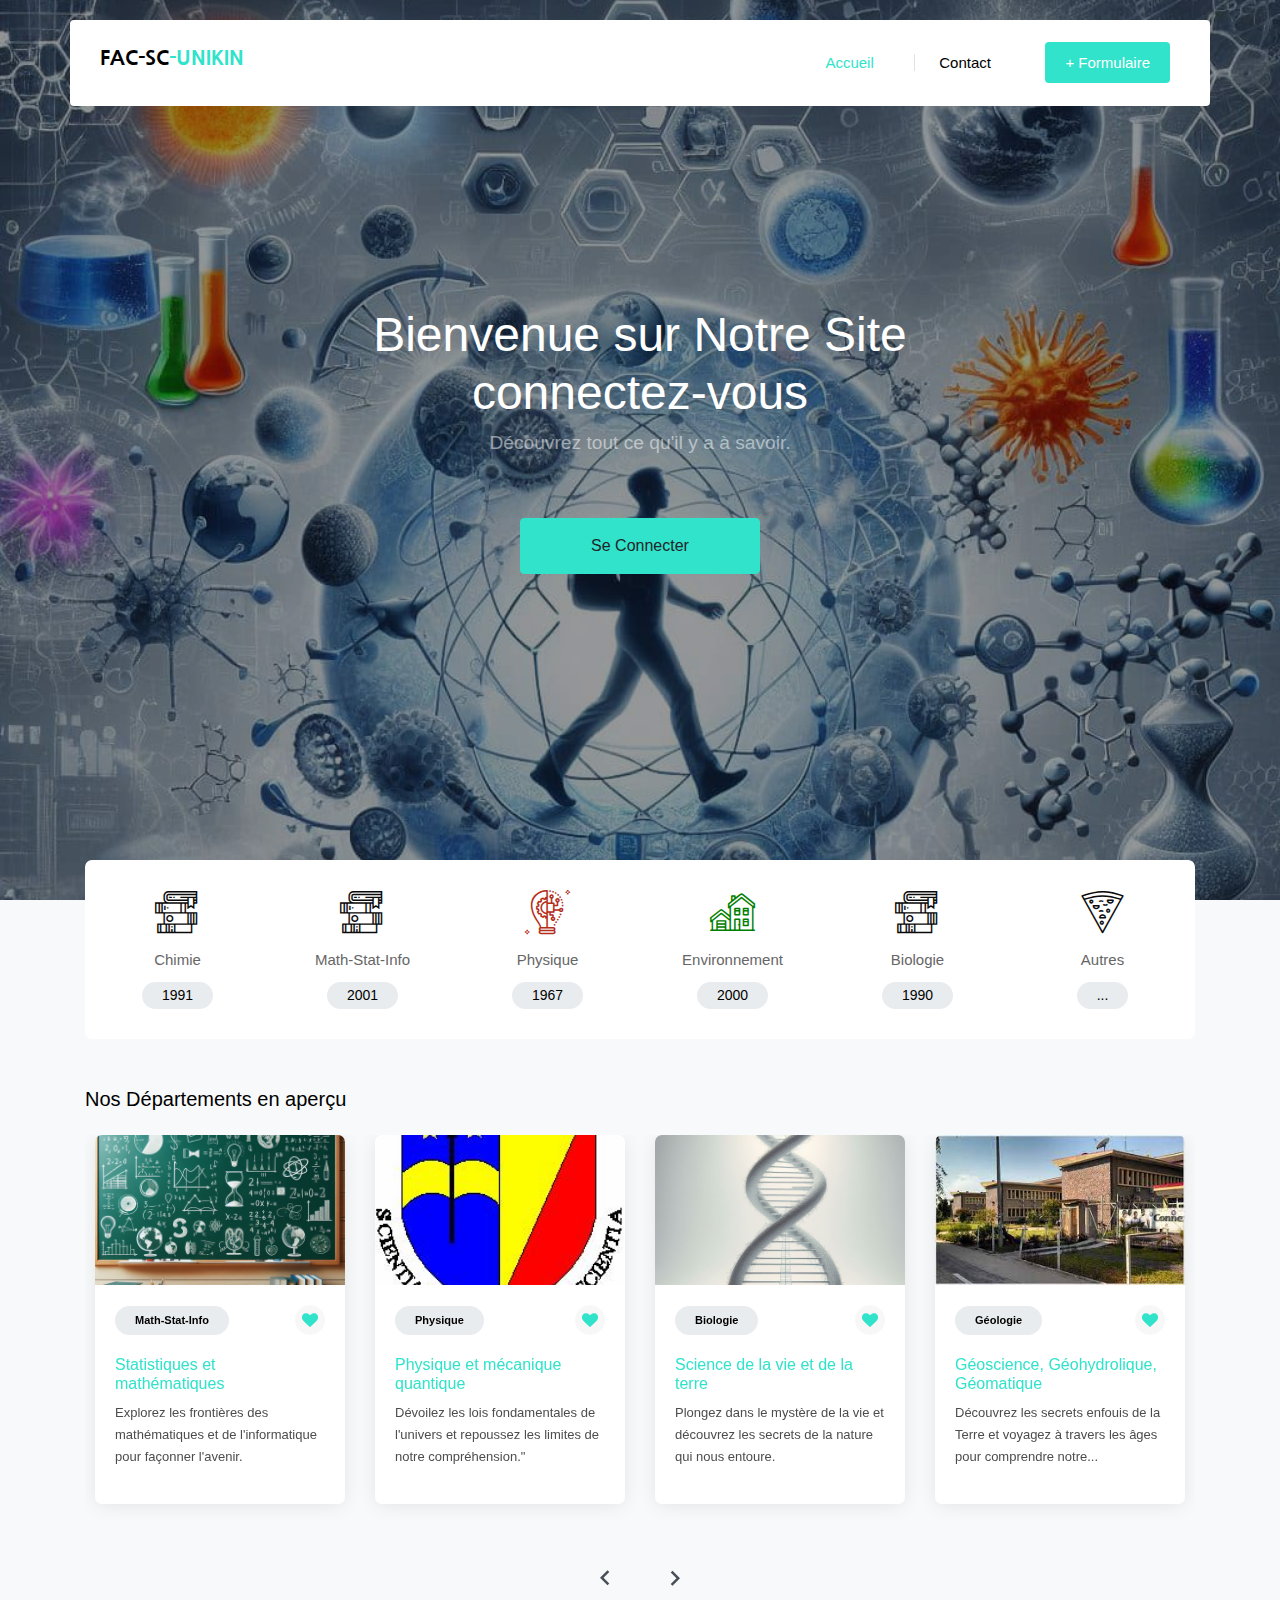
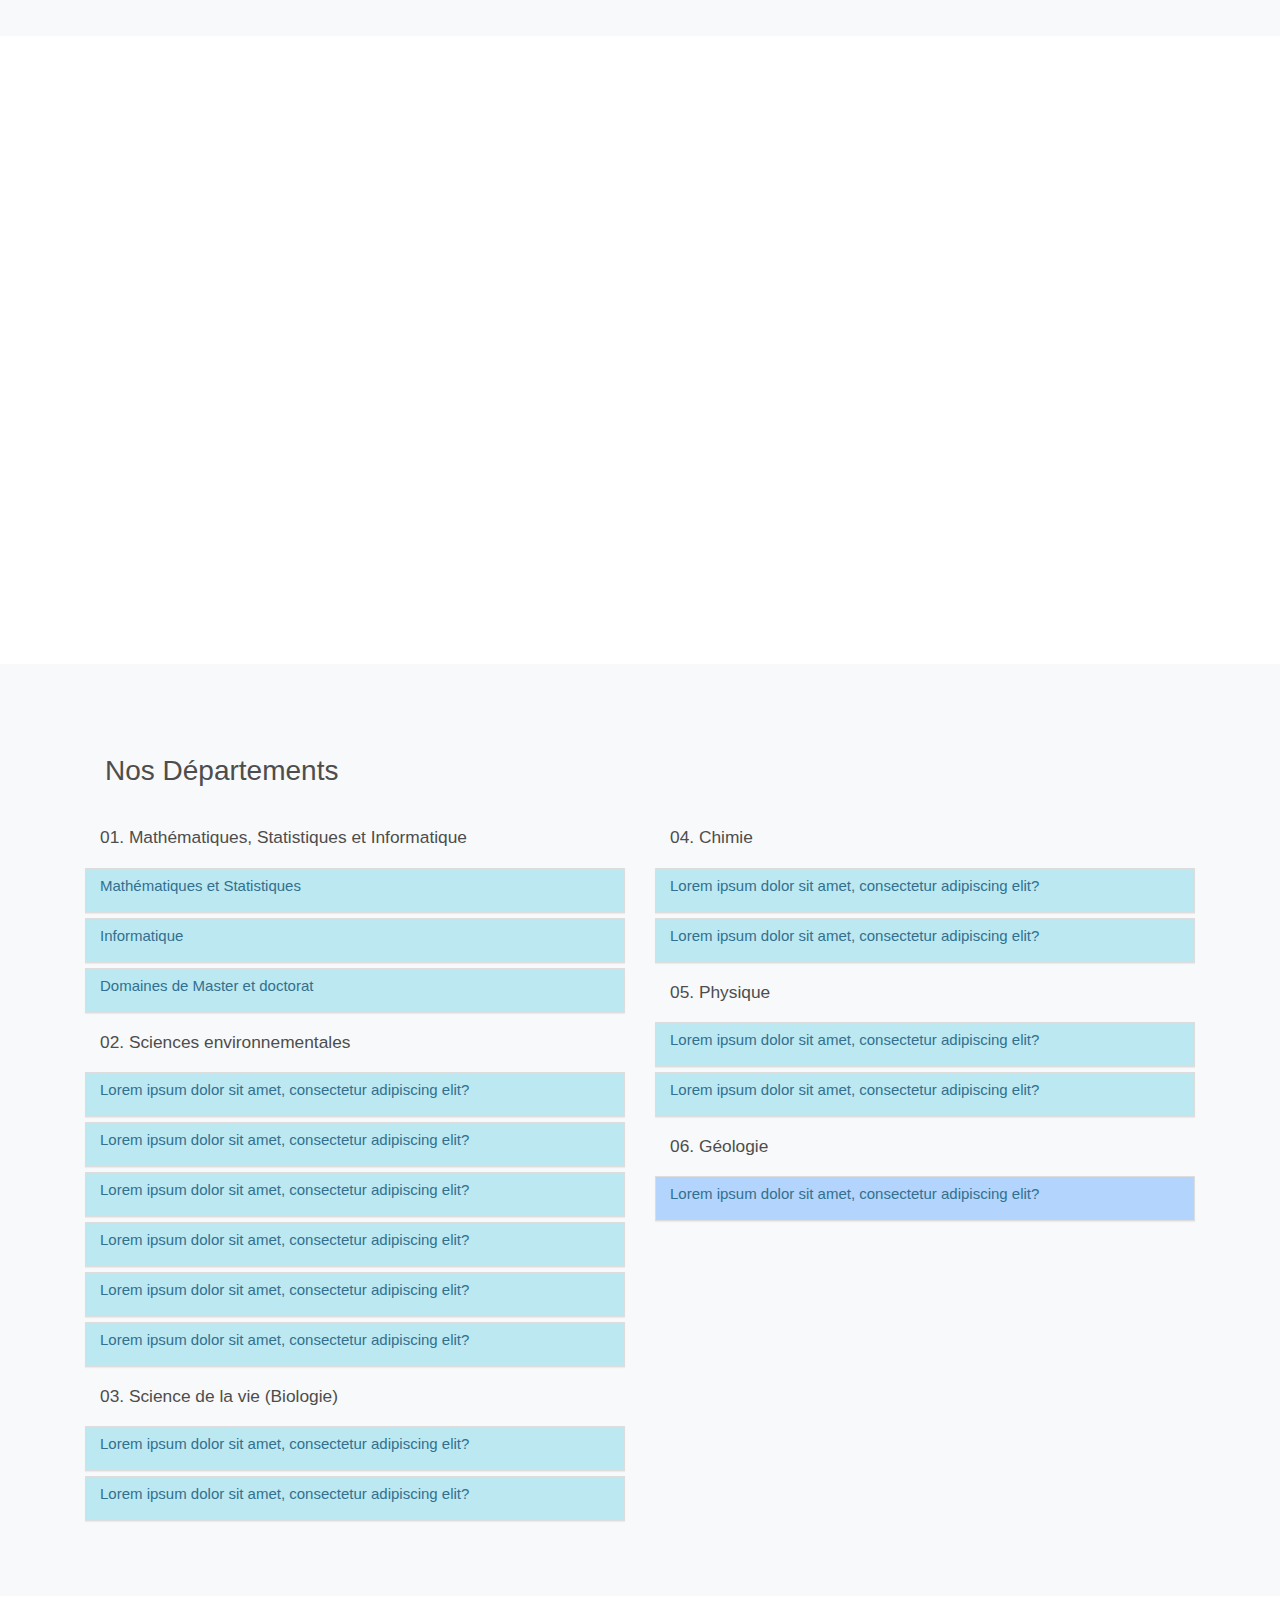
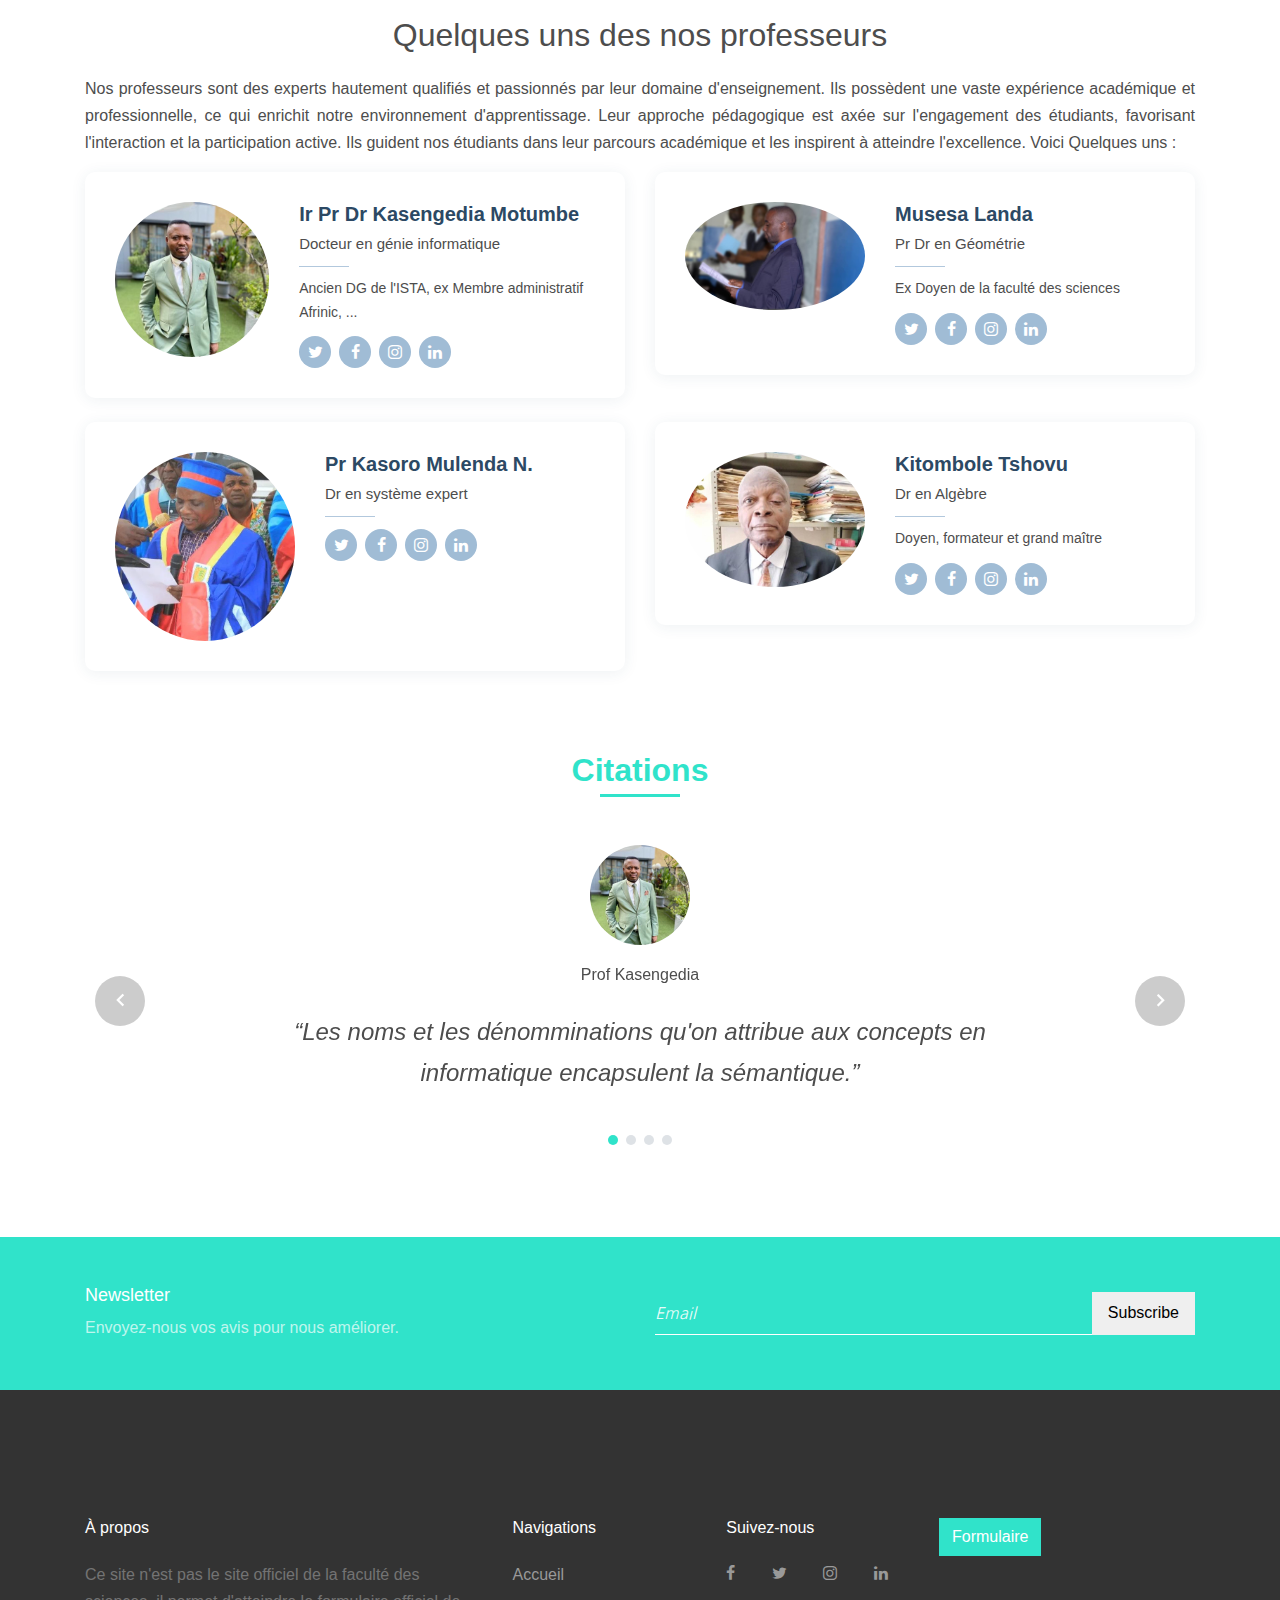
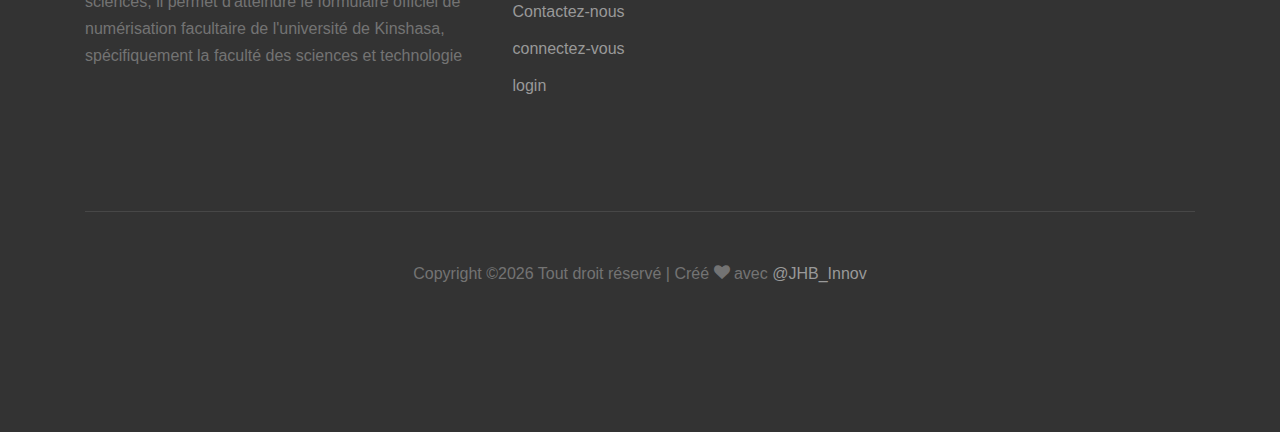
<file: index.html>
<!DOCTYPE html>
<html lang="en">
  <head>
    <title>Fac-Sciences &mdash; Unikin </title>
    <meta charset="utf-8">
    <meta name="viewport" content="width=device-width, initial-scale=1, shrink-to-fit=no">

    <link href="https://fonts.googleapis.com/css?family=Nanum+Gothic:400,700,800" rel="stylesheet">
    <link rel="stylesheet" href="fonts/icomoon/style.css">

    <link rel="stylesheet" href="css/bootstrap.min.css">
    <link rel="stylesheet" href="css/magnific-popup.css">
    <link rel="stylesheet" href="css/jquery-ui.css">
    <link rel="stylesheet" href="css/owl.carousel.min.css">
    <link rel="stylesheet" href="css/owl.theme.default.min.css">

    <link rel="stylesheet" href="css/bootstrap-datepicker.css">

    <link rel="stylesheet" href="fonts/flaticon/font/flaticon.css">

    <link rel="stylesheet" href="css/aos.css">
    <link rel="stylesheet" href="css/rangeslider.css">

    <link rel="stylesheet" href="css/style.css">
    
  </head>
  <body>
  
  <div class="site-wrap">

    <div class="site-mobile-menu">
      <div class="site-mobile-menu-header">
        <div class="site-mobile-menu-close mt-3">
          <span class="icon-close2 js-menu-toggle"></span>
        </div>
      </div>
      <div class="site-mobile-menu-body"></div>
    </div>
    
    <header class="site-navbar container py-0 bg-white" role="banner">

      <!-- <div class="container"> -->
        <div class="row align-items-center">

          
          <div class="col-6 col-xl-2">
            <p style="font-family: 'Nanum Gothic', -apple-system, BlinkMacSystemFont, 'Segoe UI', Roboto, 'Helvetica Neue', Arial, sans-serif, 'Apple Color Emoji', 'Segoe UI Emoji', 'Segoe UI Symbol', 'Noto Color Emoji'; "class="mb-0 site-logo"><a href="index.html" class="text-black mb-0">Fac-Sc<span class="text-primary">-Unikin</span>  </a></p>
          </div>
          <div class="col-12 col-md-10 d-none d-xl-block">
            <nav class="site-navigation position-relative text-right" role="navigation">

              <ul class="site-menu js-clone-nav mr-auto d-none d-lg-block">
                <li class="active"><a href="index.html">Accueil</a></li>
                <!--<li><a href="contact.html">Contact</a></li>-->

                <li class="ml-xl-3 login"><a href="contact.html"><span class="border-left pl-xl-4"></span>Contact</a></li>
                

                <li><a href="#" class="cta"><span class="bg-primary text-white rounded">+ Formulaire</span></a></li>
              </ul>
            </nav>
          </div>


          <div class="d-inline-block d-xl-none ml-auto py-3 col-6 text-right" style="position: relative; top: 3px;">
            <a href="#" class="site-menu-toggle js-menu-toggle text-black"><span class="icon-menu h3"></span></a>
          </div>

        </div>
      <!-- </div> -->
      
    </header>

  

    <div class="site-blocks-cover overlay" style="background-image: url(images/accueil1.jpg);" data-aos="fade" data-stellar-background-ratio="0.5">
      <div class="container">
        <div class="row align-items-center justify-content-center text-center">

          <div class="col-md-12">
            
            
            <div class="row justify-content-center mb-4">
              <div class="col-md-8 text-center">
                <h1 class="" data-aos="fade-up">Bienvenue sur Notre Site connectez-vous</h1>
                <p data-aos="fade-up" data-aos-delay="100">Découvrez tout ce qu'il y a à savoir.</p>
              </div>
            </div>

            <div class="form-search-wrap" data-aos="fade-up" data-aos-delay="200">
              <form method="post">
                  <div class="col-lg-12  ml-auto text-center">
                    <input type="submit" class="btn btn-primary btn-block rounded" value="Se Connecter">
                  </div>
                  
                </div>
              </form>
            </div>

          </div>
        </div>
      </div>
    </div>  

    <div class="site-section bg-light">
      <div class="container">
        
        <div class="overlap-category mb-5">
          <div class="row align-items-stretch no-gutters">
            <div class="col-sm-6 col-md-4 mb-4 mb-lg-0 col-lg-2">
              <a href="#" class="popular-category h-100">
                <span class="icon"><span class="flaticon-books" style="color: rgb(10, 10, 10);"></span></span>
                <span class="caption mb-2 d-block">Chimie</span>
                <span class="number">1991</span>
              </a>
            </div>
            <div class="col-sm-6 col-md-4 mb-4 mb-lg-0 col-lg-2">
              <a href="#" class="popular-category h-100">
                <span class="icon"><span class="flaticon-books" style="color: rgb(10, 10, 10);"></span></span>
                <span class="caption mb-2 d-block">Math-Stat-Info</span>
                <span class="number">2001</span>
              </a>
            </div>
            <div class="col-sm-6 col-md-4 mb-4 mb-lg-0 col-lg-2">
              <a href="#" class="popular-category h-100">
                <span class="icon"><span class="flaticon-innovation" style="color: rgb(180, 46, 26);"></span></span>
                <span class="caption mb-2 d-block">Physique</span>
                <span class="number">1967</span>
              </a>
            </div>
            <div class="col-sm-6 col-md-4 mb-4 mb-lg-0 col-lg-2">
              <a href="#" class="popular-category h-100">
                <span class="icon"><span class="flaticon-house" style="color: green;"></span></span>
                <span class="caption mb-2 d-block">Environnement</span>
                <span class="number">2000</span>
              </a>
            </div>
            <div class="col-sm-6 col-md-4 mb-4 mb-lg-0 col-lg-2">
              <a href="#" class="popular-category h-100">
                <span class="icon"><span class="flaticon-books" style="color:rgb(10, 10, 10);"></span></span>
                <span class="caption mb-2 d-block">Biologie</span>
                <span class="number">1990</span>
              </a>
            </div>
            <div class="col-sm-6 col-md-4 mb-4 mb-lg-0 col-lg-2">
              <a href="#" class="popular-category h-100">
                <span class="icon"><span class="flaticon-pizza" style="color: rgb(10, 10, 10);"></span></span>
                <span class="caption mb-2 d-block">Autres</span>
                <span class="number">...</span>
              </a>
            </div>
          </div>
        </div>
        
        <div class="row">
          <div class="col-12">
            <h2 class="h5 mb-4 text-black">Nos Départements en aperçu</h2>
          </div>
        </div>
        <div class="row">
          <div class="col-12  block-13">
            <div class="owl-carousel nonloop-block-13">
              
              <div class="d-block d-md-flex listing vertical">
                <a href="#" class="img d-block" style="background-image: url('images/chimie1.jpeg')"></a>
                <div class="lh-content">
                  <span class="category">Chimie</span>
                  <a href="#" class="bookmark"><span class="icon-heart"></span></a>
                  <h3><a href="listings-single.html">Chimie et industrie ... Organique</a></h3>
                  <address>Devenez un alchimiste moderne et transformez les éléments pour créer un monde meilleur.</address>
                </div>
              </div>

              <div class="d-block d-md-flex listing vertical">
                <a href="#" class="img d-block" style="background-image: url('images/math1.jpeg')"></a>
                <div class="lh-content">
                  <span class="category">Math-Stat-Info</span>
                  <a href="#" class="bookmark"><span class="icon-heart"></span></a>
                  <h3><a href="listings-single.html">Statistiques et mathématiques</a></h3>
                  <address>Explorez les frontières des mathématiques et de l'informatique pour façonner l'avenir.</address>
                </div>
              </div>

              <div class="d-block d-md-flex listing vertical">
                <a href="#" class="img d-block" style="background-image: url('images/logounikin1.JPG')"></a>
                <div class="lh-content">
                  <span class="category">Physique</span>
                  <a href="#" class="bookmark"><span class="icon-heart"></span></a>
                  <h3><a href="listings-single.html">Physique et mécanique quantique</a></h3>
                  <address>Dévoilez les lois fondamentales de l'univers et repoussez les limites de notre compréhension."</address>
                </div>
              </div>

              <div class="d-block d-md-flex listing vertical">
                <a href="#" class="img d-block" style="background-image: url('images/biologie1.jpeg')"></a>
                <div class="lh-content">
                  <span class="category">Biologie</span>
                  <a href="#" class="bookmark"><span class="icon-heart"></span></a>
                  <h3><a href="listings-single.html">Science de la vie et de la terre</a></h3>
                  <address>Plongez dans le mystère de la vie et découvrez les secrets de la nature qui nous entoure.</address>
                </div>
              </div>

              <div class="d-block d-md-flex listing vertical">
                <a href="#" class="img d-block" style="background-image: url('images/facsciences.jpeg')"></a>
                <div class="lh-content">
                  <span class="category">Géologie</span>
                  <a href="#" class="bookmark"><span class="icon-heart"></span></a>
                  <h3><a href="listings-single.html">Géoscience, Géohydrolique, Géomatique</a></h3>
                  <address>Découvrez les secrets enfouis de la Terre et voyagez à travers les âges pour comprendre notre...</address>
                </div>
              </div>

              <div class="d-block d-md-flex listing vertical">
                <a href="#" class="img d-block" style="background-image: url('images/chimie2.jpeg')"></a>
                <div class="lh-content">
                  <span class="category">Chimie</span>
                  <a href="#" class="bookmark"><span class="icon-heart"></span></a>
                  <h3><a href="listings-single.html">Chimie et industrie ... Organique</a></h3>
                  <address>La chimie : une fusion d'art et de science, où les éléments se transforment en innovations</address>
                </div>
              </div>

              <div class="d-block d-md-flex listing vertical">
                <a href="#" class="img d-block" style="background-image: url('images/facsciences2.JPG')"></a>
                <div class="lh-content">
                  <span class="category">Math-Stat-Info</span>
                  <a href="#" class="bookmark"><span class="icon-heart"></span></a>
                  <h3><a href="listings-single.html">Statistiques et mathématiques</a></h3>
                  <address>Des mathématiques à l'informatique, explorez les horizons infinis de la logique et de la technologie.</address>
                </div>
              </div>

              <div class="d-block d-md-flex listing vertical">
                <a href="#" class="img d-block" style="background-image: url('images/facsciences.jpeg')"></a>
                <div class="lh-content">
                  <span class="category">Physique</span>
                  <a href="#" class="bookmark"><span class="icon-heart"></span></a>
                  <h3><a href="listings-single.html">Physique et mécanique quantique</a></h3>
                  <address>Décodez les mystères de l'univers et éclairez le monde avec les lois de la physique."</address>
                </div>
              </div>

              <div class="d-block d-md-flex listing vertical">
                <a href="#" class="img d-block" style="background-image: url('images/biologie2.jpeg')"></a>
                <div class="lh-content">
                  <span class="category">Biologie</span>
                  <a href="#" class="bookmark"><span class="icon-heart"></span></a>
                  <h3><a href="listings-single.html">Science de la vie et de la terre</a></h3>
                  <address>Explorez la diversité de la vie et révélez les merveilles cachées de la nature.</address>
                </div>
              </div>

            </div>
          </div>


        </div>
      </div>
    </div> 

    <!-- ======= About Us Section ======= -->
    <section id="about-us" class="about-us">
      <div class="container" data-aos="fade-up">

        <div class="row content">
          <div class="col-lg-6" data-aos="fade-right">
            <h2>De la connaissance à l'innovation.</h2>
            <em><h3 style="text-align: justify;">La faculté des sciences et technologie/Unikin,
               un pôle d'excellence dédié à l'innovation et à la découverte. Avec une équipe
                professorale hautement qualifiée et des installations de pointe, nous offrons
                 un environnement d'apprentissage dynamique et stimulant. <br>
                 <br>
                 Nos programmes de recherche de renommée mondiale repoussent les frontières
               de la connaissance et contribuent au progrès scientifique.
            </h3></em>
          </div>
          <div class="col-lg-6 pt-4 pt-lg-0" data-aos="fade-left">
            <p style="margin-top: 40px; text-align: justify;">
               En tant que creuset 
               de talents, notre faculté forme la prochaine génération de scientifiques et d'ingénieurs, 
               prêts à relever les défis technologiques de demain. Rejoignez-nous pour une aventure intellectuelle 
               passionnante au cœur de la science et de la technologie en RDC.
            
            </p>
            <ul>
              <em><li><i class="icon-room"></i> En informatique, nos programmes allient théorie
                 et pratique pour former des experts capables de relever les défis numériques
                  de notre époque. Les étudiants développent des compétences en programmation,
                   en intelligence artificielle, en sécurité informatique et en gestion des données,
                    leur permettant de devenir des acteurs clés de la révolution technologique.
                </li>
              <li><i class="icon-room"></i> En géologie, nous plongeons au cœur de la Terre.
                 Les étudiants découvrent les mystères de la formation des roches, l'étude des
                  minéraux et l'évolution de notre planète. </li>
              <li><i class="icon-room"></i> En biologie, nous explorons la richesse de la diversité du vivant.
                Nos étudiants explorent les rouages complexes des organismes vivants,
                 étudient la génétique, l'écologie et la biotechnologie, et acquièrent
                  une compréhension approfondie des processus fondamentaux de la vie. 
                  
                   de la biodiversité et la santé publique.
            </ul></em>
            <p class="fst-italic" style="margin-bottom: 10px;">
              Obtenez plus d'informations sur cette page
            </p>
          </div>
        </div>

      </div>
    </section>
    <!-- End About Us Section -->


   	<!--FAQ-->
		
		<section id="faq">
		
			<div class="container">
				<div class="row">
					<div class="col-sm-12">
						<div class="title">
							<h3 style="margin: 20px;">Nos  <span>Départements</span></h3>
						</div>
					</div>
				</div>
			</div>
			
			
			<div class="container">
				<div class="row">
					<div class="col-md-6">
						<div class="panel-group" id="accordion">
							<div class="faqHeader">01. Mathématiques, Statistiques et Informatique</div>
							
							<div class="panel panel-info" style="margin-bottom: 5px; background-color: #bce8f1;">
								<div class="panel-heading">
									<h4 class="panel-title" style="height: 27px; border-radius:3cm; margin-top: 8px; margin-right: 10px;">
										<a class="accordion-toggle" data-toggle="collapse" data-parent="#accordion" href="#collapseOne" style="color: #31708f; margin-left: 14px;">Mathématiques et Statistiques</a>
									</h4>
								</div>
								<div id="collapseOne" class="panel-collapse collapse in">
									<div class="panel-body" style="background-color: #fff; font-size: 12px; text-align: justify;">
										Le département de Mathématique-Statistique offre une formation interdisciplinaire englobant les principes mathématiques et statistiques. Les étudiants développent des compétences analytiques et de résolution de problèmes, leur permettant d'appliquer ces concepts dans divers domaines. L'équipe professorale expérimentée favorise la recherche et l'engagement actif des étudiants, créant ainsi un environnement stimulant. Rejoignez notre département pour explorer le pouvoir des mathématiques et de la statistique dans la résolution de défis du monde réel. Ce département réunit des filières telles que : 

                    <ul>
                      <li>Mathématique et statistique
                        <ul>
                          <li>Géométrie</li>
                        <li>Algèbre</li>
                        <li>Analyse</li>
                        <li>Statistiques appliquées</li>
                        </ul>
                      </li>
                      
                    </ul>
            </div>
								</div>
							</div>
							
							<div class="panel panel-info" style="margin-bottom: 5px; background-color: #bce8f1;">
								<div class="panel-heading">
									<h4 class="panel-title"  style="height: 27px; border-radius:3cm; margin-top: 8px; margin-right: 10px;">
										<a class="accordion-toggle collapsed" data-toggle="collapse" data-parent="#accordion" href="#collapseTen" style="color: #31708f; margin-left: 14px;">Informatique</a>
									</h4>
								</div>
								<div id="collapseTen" class="panel-collapse collapse">
									<div class="panel-body" style="background-color: #fff; font-size: 12px; text-align: justify;">
										Le département d'Informatique forme des experts polyvalents en programmation, en systèmes informatiques
                     et en technologies émergentes. Les étudiants acquièrent des compétences pratiques en développement de
                      logiciels, en intelligence artificielle et en sécurité informatique. Rejoignez notre département pour
                       être au cœur de l'innovation technologique et pour façonner le futur numérique.
                       Il organise des filières telles que : 

                       <ul>
                        <li>Informatique
                          <ul>
                            <li>Gestion Informatique</li>
                            <li>Génie Informatique</li>
                            <li>intelligence artificielle</li>
                            <li>Réseaux Informatiques</li>
                          </ul>
                        </li>
                       </ul>
                  </div>
								</div>
							</div>
							

							<div class="panel panel-info" style="margin-bottom: 5px; background-color: #bce8f1;">
								<div class="panel-heading">
									<h4 class="panel-title" style="height: 27px; border-radius:3cm; margin-top: 8px; margin-right: 10px;">
										<a class="accordion-toggle collapsed" data-toggle="collapse" data-parent="#accordion" href="#collapseEleven" style="color: #31708f; margin-left: 14px;">Domaines de Master et doctorat</a>
									</h4>
								</div>
								<div id="collapseEleven" class="panel-collapse collapse">
									<div class="panel-body" style="background-color: #fff; font-size: 12px; text-align: justify;">
									 <ul>
                    <li>intelligence artificielle</li>
                    <li>Réseaux Informatiques</li>
                   </ul>	
                  </div>
								</div>
							</div>

							<div class="faqHeader">02. Sciences environnementales</div>
							
							<div class="panel panel-info" style="margin-bottom: 5px; background-color: #bce8f1;">
								<div class="panel-heading">
									<h4 class="panel-title" style="height: 27px; border-radius:3cm; margin-top: 8px; margin-right: 10px;">
										<a class="accordion-toggle collapsed" data-toggle="collapse" data-parent="#accordion" href="#collapseTwo" style="color: #31708f; margin-left: 14px;">Lorem ipsum dolor sit amet, consectetur adipiscing elit?</a>
									</h4>
								</div>
								<div id="collapseTwo" class="panel-collapse collapse">
									<div class="panel-body" style="background-color: #fff; font-size: 12px; text-align: justify;">
										Lorem ipsum dolor sit amet, consectetur adipiscing elit, sed do eiusmod tempor incididunt ut labore et dolore magna aliqua. Ut enim ad minim veniam, quis nostrud exercitation ullamco laboris nisi ut aliquip ex ea commodo consequat. Duis aute irure dolor in reprehenderit in voluptate velit esse cillum dolore eu fugiat nulla pariatur. Excepteur sint occaecat cupidatat non proident, sunt in culpa qui officia deserunt mollit anim id est laborum.
									</div>
								</div>
							</div>
							<div class="panel panel-info" style="margin-bottom: 5px; background-color: #bce8f1;">
								<div class="panel-heading">
									<h4 class="panel-title" style="height: 27px; border-radius:3cm; margin-top: 8px; margin-right: 10px;">
										<a class="accordion-toggle collapsed" data-toggle="collapse" data-parent="#accordion" href="#collapseThree" style="color: #31708f; margin-left: 14px;">Lorem ipsum dolor sit amet, consectetur adipiscing elit?</a>
									</h4>
								</div>
								<div id="collapseThree" class="panel-collapse collapse">
									<div class="panel-body" style="background-color: #fff; font-size: 12px; text-align: justify;">
										The steps involved in this process are really simple. All you need to do is:
										<ul>
											<li>Register an account</li>
											<li>Activate your account</li>
											<li>Go to the <strong>Themes</strong> section and upload your theme</li>
											<li>The next step is the approval step, which usually takes about 72 hours.</li>
										</ul>
									</div>
								</div>
							</div>
							<div class="panel panel-info" style="margin-bottom: 5px; background-color: #bce8f1;">
								<div class="panel-heading">
									<h4 class="panel-title" style="height: 27px; border-radius:3cm; margin-top: 8px; margin-right: 10px;">
										<a class="accordion-toggle collapsed" data-toggle="collapse" data-parent="#accordion" href="#collapseFive" style="color: #31708f; margin-left: 14px;">Lorem ipsum dolor sit amet, consectetur adipiscing elit?</a>
									</h4>
								</div>
								<div id="collapseFive" class="panel-collapse collapse">
									<div class="panel-body" style="background-color: #fff; font-size: 12px; text-align: justify;">
										Lorem ipsum dolor sit amet, consectetur adipiscing elit, sed do eiusmod tempor incididunt ut labore et dolore magna aliqua. Ut enim ad minim veniam, quis nostrud exercitation ullamco laboris nisi ut aliquip ex ea commodo consequat. Duis aute irure dolor in reprehenderit in voluptate velit esse cillum dolore eu fugiat nulla pariatur. Excepteur sint occaecat cupidatat non proident, sunt in culpa qui officia deserunt mollit anim id est laborum.
										<br />
									</div>
								</div>
							</div>
							
							
							<div class="panel panel-info" style="margin-bottom: 5px; background-color: #bce8f1;">
								<div class="panel-heading">
									<h4 class="panel-title" style="height: 27px; border-radius:3cm; margin-top: 8px; margin-right: 10px;">
										<a class="accordion-toggle collapsed" data-toggle="collapse" data-parent="#accordion" href="#collapseSix" style="color: #31708f; margin-left: 14px;">Lorem ipsum dolor sit amet, consectetur adipiscing elit?</a>
									</h4>
								</div>
								<div id="collapseSix" class="panel-collapse collapse">
									<div class="panel-body" style="background-color: #fff; font-size: 12px; text-align: justify;">
										Lorem ipsum dolor sit amet, consectetur adipiscing elit, sed do eiusmod tempor incididunt ut labore et dolore magna aliqua. Ut enim ad minim veniam, quis nostrud exercitation ullamco laboris nisi ut aliquip ex ea commodo consequat. Duis aute irure dolor in reprehenderit in voluptate velit esse cillum dolore eu fugiat nulla pariatur. Excepteur sint occaecat cupidatat non proident, sunt in culpa qui officia deserunt mollit anim id est laborum.
									</div>
								</div>
							</div>
							
							
							<div class="panel panel-info" style="margin-bottom: 5px; background-color: #bce8f1;">
								<div class="panel-heading">
									<h4 class="panel-title" style="height: 27px; border-radius:3cm; margin-top: 8px; margin-right: 10px;"> 
										<a class="accordion-toggle collapsed" data-toggle="collapse" data-parent="#accordion" href="#collapseEight" style="color: #31708f; margin-left: 14px;">Lorem ipsum dolor sit amet, consectetur adipiscing elit?</a>
									</h4>
								</div>
								<div id="collapseEight" class="panel-collapse collapse">
									<div class="panel-body" style="background-color: #fff; font-size: 12px; text-align: justify;">
										Lorem ipsum dolor sit amet, consectetur adipiscing elit, sed do eiusmod tempor incididunt ut labore et dolore magna aliqua. Ut enim ad minim veniam, quis nostrud exercitation ullamco laboris nisi ut aliquip ex ea commodo consequat. Duis aute irure dolor in reprehenderit in voluptate velit esse cillum dolore eu fugiat nulla pariatur. Excepteur sint occaecat cupidatat non proident, sunt in culpa qui officia deserunt mollit anim id est laborum.
									</div>
								</div>
							</div>
							
							<div class="panel panel-info" style="margin-bottom: 5px; background-color: #bce8f1;">
								<div class="panel-heading">
									<h4 class="panel-title" style="height: 27px; border-radius:3cm; margin-top: 8px; margin-right: 10px;">
										<a class="accordion-toggle collapsed" data-toggle="collapse" data-parent="#accordion" href="#collapseNine" style="color: #31708f; margin-left: 14px;">Lorem ipsum dolor sit amet, consectetur adipiscing elit?</a>
									</h4>
								</div>
								<div id="collapseNine" class="panel-collapse collapse">
									<div class="panel-body" style="background-color: #fff; font-size: 12px; text-align: justify;">
										Lorem ipsum dolor sit amet, consectetur adipiscing elit, sed do eiusmod tempor incididunt ut labore et dolore magna aliqua. Ut enim ad minim veniam, quis nostrud exercitation ullamco laboris nisi ut aliquip ex ea commodo consequat. Duis aute irure dolor in reprehenderit in voluptate velit esse cillum dolore eu fugiat nulla pariatur. Excepteur sint occaecat cupidatat non proident, sunt in culpa qui officia deserunt mollit anim id est laborum.
									</div>
								</div>
							</div>

							<div class="faqHeader">03. Science de la vie (Biologie) </div>
							
							<div class="panel panel-info" style="margin-bottom: 5px; background-color: #bce8f1;">
								<div class="panel-heading">
									<h4 class="panel-title" style="height: 27px; border-radius:3cm; margin-top: 8px; margin-right: 10px;">
										<a class="accordion-toggle collapsed" data-toggle="collapse" data-parent="#accordion" href="#collapseFour" style="color: #31708f; margin-left: 14px;">Lorem ipsum dolor sit amet, consectetur adipiscing elit?</a>
									</h4>
								</div>
								<div id="collapseFour" class="panel-collapse collapse">
									<div class="panel-body" style="background-color: #fff; font-size: 12px; text-align: justify;">
										Lorem ipsum dolor sit amet, consectetur adipiscing elit, sed do eiusmod tempor incididunt ut labore et dolore magna aliqua. Ut enim ad minim veniam, quis nostrud exercitation ullamco laboris nisi ut aliquip ex ea commodo consequat. Duis aute irure dolor in reprehenderit in voluptate velit esse cillum dolore eu fugiat nulla pariatur. Excepteur sint occaecat cupidatat non proident, sunt in culpa qui officia deserunt mollit anim id est laborum.
									</div>
								</div>
							</div>
							
							<div class="panel panel-info" style="margin-bottom: 5px; background-color: #bce8f1;">
								<div class="panel-heading">
									<h4 class="panel-title" style="height: 27px; border-radius:3cm; margin-top: 8px; margin-right: 10px;">
										<a class="accordion-toggle collapsed" data-toggle="collapse" data-parent="#accordion" href="#collapseSeven" style="color: #31708f; margin-left: 14px;">Lorem ipsum dolor sit amet, consectetur adipiscing elit?</a>
									</h4>
								</div>
								<div id="collapseSeven" class="panel-collapse collapse">
									<div class="panel-body" style="background-color: #fff; font-size: 12px; text-align: justify;">
										Lorem ipsum dolor sit amet, consectetur adipiscing elit, sed do eiusmod tempor incididunt ut labore et dolore magna aliqua. Ut enim ad minim veniam, quis nostrud exercitation ullamco laboris nisi ut aliquip ex ea commodo consequat. Duis aute irure dolor in reprehenderit in voluptate velit esse cillum dolore eu fugiat nulla pariatur. Excepteur sint occaecat cupidatat non proident, sunt in culpa qui officia deserunt mollit anim id est laborum.
									</div>
								</div>
							</div>
				
							
						</div>
					</div>
					
					
					<div class="col-md-6">
						<div class="panel-group" id="accordion">
							<div class="faqHeader">04. Chimie</div>
							
							<div class="panel panel-info" style="margin-bottom: 5px; background-color: #bce8f1;">
								<div class="panel-heading">
									<h4 class="panel-title" style="height: 27px; border-radius:3cm; margin-top: 8px; margin-right: 10px;">
										<a class="accordion-toggle" data-toggle="collapse" data-parent="#accordion" href="#collapseNew" style="color: #31708f; margin-left: 14px;">Lorem ipsum dolor sit amet, consectetur adipiscing elit?</a>
									</h4>
								</div>
								<div id="collapseNew" class="panel-collapse collapse in">
									<div class="panel-body" style="background-color: #fff; font-size: 12px; text-align: justify;">
										Lorem ipsum dolor sit amet, consectetur adipiscing elit, sed do eiusmod tempor incididunt ut labore et dolore magna aliqua. Ut enim ad minim veniam, quis nostrud exercitation ullamco laboris nisi ut aliquip ex ea commodo consequat. Duis aute irure dolor in reprehenderit in voluptate velit esse cillum dolore eu fugiat nulla pariatur. Excepteur sint occaecat cupidatat non proident, sunt in culpa qui officia deserunt mollit anim id est laborum.
									</div>
								</div>
							</div>
							
							<div class="panel panel-info" style="margin-bottom: 5px; background-color: #bce8f1;">
								<div class="panel-heading">
									<h4 class="panel-title" style="height: 27px; border-radius:3cm; margin-top: 8px; margin-right: 10px;">
										<a class="accordion-toggle collapsed" data-toggle="collapse" data-parent="#accordion" href="#collapseNewOne" style="color: #31708f; margin-left: 14px;">Lorem ipsum dolor sit amet, consectetur adipiscing elit?</a>
									</h4>
								</div>
								<div id="collapseNewOne" class="panel-collapse collapse">
									<div class="panel-body" style="background-color: #fff; font-size: 12px; text-align: justify;">
										Lorem ipsum dolor sit amet, consectetur adipiscing elit, sed do eiusmod tempor incididunt ut labore et dolore magna aliqua. Ut enim ad minim veniam, quis nostrud exercitation ullamco laboris nisi ut aliquip ex ea commodo consequat. Duis aute irure dolor in reprehenderit in voluptate velit esse cillum dolore eu fugiat nulla pariatur. Excepteur sint occaecat cupidatat non proident, sunt in culpa qui officia deserunt mollit anim id est laborum.
									</div>
								</div>
							</div>
							


							<div class="faqHeader">05. Physique</div>
							
							<div class="panel panel-info" style="margin-bottom: 5px; background-color: #bce8f1;">
								<div class="panel-heading">
									<h4 class="panel-title" style="height: 27px; border-radius:3cm; margin-top: 8px; margin-right: 10px;">
										<a class="accordion-toggle collapsed" data-toggle="collapse" data-parent="#accordion" href="#collapseNewTwo" style="color: #31708f; margin-left: 14px;">Lorem ipsum dolor sit amet, consectetur adipiscing elit?</a>
									</h4>
								</div>
								<div id="collapseNewTwo" class="panel-collapse collapse">
									<div class="panel-body" style="background-color: #fff; font-size: 12px; text-align: justify;" id="physique">
										Lorem ipsum dolor sit amet, consectetur adipiscing elit, sed do eiusmod tempor incididunt ut labore et dolore magna aliqua. Ut enim ad minim veniam, quis nostrud exercitation ullamco laboris nisi ut aliquip ex ea commodo consequat. Duis aute irure dolor in reprehenderit in voluptate velit esse cillum dolore eu fugiat nulla pariatur. Excepteur sint occaecat cupidatat non proident, sunt in culpa qui officia deserunt mollit anim id est laborum.
									</div>
								</div>
							</div>
							<div class="panel panel-info" style="margin-bottom: 5px; background-color: #bce8f1;">
								<div class="panel-heading">
									<h4 class="panel-title" style="height: 27px; border-radius:3cm; margin-top: 8px; margin-right: 10px;">
										<a class="accordion-toggle collapsed" data-toggle="collapse" data-parent="#accordion" href="#collapseNewThree" style="color: #31708f; margin-left: 14px;">Lorem ipsum dolor sit amet, consectetur adipiscing elit?</a>
									</h4>
								</div>
								<div id="collapseNewThree" class="panel-collapse collapse">
									<div class="panel-body" style="background-color: #fff; font-size: 12px; text-align: justify;">
										The steps involved in this process are really simple. All you need to do is:
										<ul>
											<li>Register an account</li>
											<li>Activate your account</li>
											<li>Go to the <strong>Themes</strong> section and upload your theme</li>
											<li>The next step is the approval step, which usually takes about 72 hours.</li>
										</ul>
									</div>
								</div>
							</div>
							
							

							<div class="faqHeader">06. Géologie</div>
							
							<div class="panel panel-info" style="margin-bottom: 5px; background-color: #b3d4fc;">
								<div class="panel-heading">
									<h4 class="panel-title" style="height: 27px; border-radius:3cm; margin-top: 8px; margin-right: 10px;">
										<a class="accordion-toggle collapsed" data-toggle="collapse" data-parent="#accordion" href="#collapseNewFour" style="color: #31708f; margin-left: 14px;">Lorem ipsum dolor sit amet, consectetur adipiscing elit?</a>
									</h4>
								</div>
								<div id="collapseNewFour" class="panel-collapse collapse">
									<div class="panel-body" style="background-color: #fff; font-size: 12px; text-align: justify;">
										Lorem ipsum dolor sit amet, consectetur adipiscing elit, sed do eiusmod tempor incididunt ut labore et dolore magna aliqua. Ut enim ad minim veniam, quis nostrud exercitation ullamco laboris nisi ut aliquip ex ea commodo consequat. Duis aute irure dolor in reprehenderit in voluptate velit esse cillum dolore eu fugiat nulla pariatur. Excepteur sint occaecat cupidatat non proident, sunt in culpa qui officia deserunt mollit anim id est laborum.
									</div>
								</div>
							</div>
							
							
							
						</div>
					</div>
					
				</div>
			</div>
		</section>
		<!--FAQ-->

      <!-- ======= Professors Section ======= -->
      <section id="doctors" class="doctors">
        <div class="container">
  
          <div class="section-title">
            <h2 style="text-align: center; margin: 20px;">Quelques uns des nos professeurs</h2>
            <p style="text-align: justify;">Nos professeurs sont des experts hautement qualifiés et passionnés par leur domaine
               d'enseignement. Ils possèdent une vaste expérience académique et professionnelle,
                ce qui enrichit notre environnement d'apprentissage. Leur approche pédagogique
                 est axée sur l'engagement des étudiants, favorisant l'interaction et la participation active. 
                 Ils guident nos étudiants dans leur parcours académique et les inspirent à atteindre l'excellence. Voici Quelques uns :
          </div>
  
          <div class="row">
  
            <div class="col-lg-6">
              <div class="member d-flex align-items-start">
                <div class="pic"><img src="images/profkasengedia.jpg" class="img-fluid" alt=""></div>
                <div class="member-info">
                  <h4>Ir Pr Dr Kasengedia Motumbe</h4>
                  <span>Docteur en génie informatique</span>
                  <p>Ancien DG de l'ISTA, ex Membre administratif Afrinic, ...</p>
                  <div class="social">
                    <a href=""><i class="icon-twitter"></i></a>
                    <a href=""><i class="icon-facebook"></i></a>
                    <a href=""><i class="icon-instagram"></i></a>
                    <a href=""> <i class="icon-linkedin"></i> </a>
                  </div>
                </div>
              </div>
            </div>
  
            <div class="col-lg-6 mt-4 mt-lg-0">
              <div class="member d-flex align-items-start">
                <div class="pic"><img src="images/profmusesa.jpg" class="img-fluid" alt=""></div>
                <div class="member-info">
                  <h4>Musesa Landa</h4>
                  <span>Pr Dr en Géométrie</span>
                  <p>Ex Doyen de la faculté des sciences</p>
                  <div class="social">
                    <a href=""><i class="icon-twitter"></i></a>
                    <a href=""><i class="icon-facebook"></i></a>
                    <a href=""><i class="icon-instagram"></i></a>
                    <a href=""> <i class="icon-linkedin"></i> </a>
                  </div>
                </div>
              </div>
            </div>
  
            <div class="col-lg-6 mt-4">
              <div class="member d-flex align-items-start">
                <div class="pic"><img src="images/profkasoro.webp" class="img-fluid" alt=""></div>
                <div class="member-info">
                  <h4>Pr Kasoro Mulenda N.</h4>
                  <span>Dr en système expert</span>
                  <p></p>
                  <div class="social">
                    <a href=""><i class="icon-twitter"></i></a>
                    <a href=""><i class="icon-facebook"></i></a>
                    <a href=""><i class="icon-instagram"></i></a>
                    <a href=""> <i class="icon-linkedin"></i> </a>
                  </div>
                </div>
              </div>
            </div>
  
            <div class="col-lg-6 mt-4">
              <div class="member d-flex align-items-start">
                <div class="pic"><img src="images/profkitombole.jpeg" class="img-fluid" alt=""></div>
                <div class="member-info">
                  <h4>Kitombole Tshovu</h4>
                  <span>Dr en Algèbre</span>
                  <p>Doyen, formateur et grand maître</p>
                  <div class="social">
                    <a href=""><i class="icon-twitter"></i></a>
                    <a href=""><i class="icon-facebook"></i></a>
                    <a href=""><i class="icon-instagram"></i></a>
                    <a href=""> <i class="icon-linkedin"></i> </a>
                  </div>
                </div>
              </div>
            </div>
  
          </div>
  
        </div>
      </section><!-- End Doctors Section -->
    
    <div class="site-section bg-white">
      <div class="container">

        <div class="row justify-content-center mb-5">
          <div class="col-md-7 text-center border-primary">
            <h2 class="font-weight-light text-primary">Citations</h2>
          </div>
        </div>

        <div class="slide-one-item home-slider owl-carousel">
          <div>
            <div class="testimonial">
              <figure class="mb-4">
                <img src="images/profkasengedia.jpg" alt="Image" class="img-fluid mb-3">
                <p>Prof Kasengedia</p>
              </figure>
              <blockquote>
                <p>&ldquo;Les noms et les dénomminations qu'on attribue aux concepts en informatique encapsulent la sémantique.&rdquo;</p>
              </blockquote>
            </div>
          </div>
          <div>
            <div class="testimonial">
              <figure class="mb-4">
                <img src="images/profkafunda.jpeg" alt="Image" class="img-fluid mb-3">
                <p>Prof Kafunda Pierre</p>
              </figure>
              <blockquote>
                <p>&ldquo;Ne pas anticiper c'est déjà mourir.&rdquo;</p>
              </blockquote>
            </div>
          </div>

          <div>
            <div class="testimonial">
              <figure class="mb-4">
                <img src="images/profkafunda.jpeg" alt="Image" class="img-fluid mb-3">
                <p>Prof Kafunda</p>
              </figure>
              <blockquote>
                <p>&ldquo;Les données ne sont pas intelligentes mais elles le deviennent&rdquo;</p>
              </blockquote>
            </div>
          </div>

          <div>
            <div class="testimonial">
              <figure class="mb-4">
                <img src="images/default.jpg" alt="Image" class="img-fluid mb-3">
                <p>Inconnu</p>
              </figure>
              <blockquote>
                <p>&ldquo;Les sciences et technologies sont les moteurs de l'innovation et de la transformation de notre monde.&rdquo;</p>
              </blockquote>
            </div>
          </div>

        </div>
      </div>
    </div>



    <!--<div class="site-section bg-light">
      <div class="container">
        <div class="row justify-content-center mb-5">
          <div class="col-md-7 text-center border-primary">
            <h2 class="font-weight-light text-primary">Our Blog</h2>
            <p class="color-black-opacity-5">See Our Daily News &amp; Updates</p>
          </div>
        </div>
        <div class="row mb-3 align-items-stretch">
          <div class="col-md-6 col-lg-4 mb-4 mb-lg-4">
            <div class="h-entry">
              <img src="images/hero_1.jpg" alt="Image" class="img-fluid rounded">
              <h2 class="font-size-regular"><a href="#" class="text-black">Many People Selling Online</a></h2>
              <div class="meta mb-3">by Mark Spiker<span class="mx-1">&bullet;</span> Jan 18, 2019 <span class="mx-1">&bullet;</span> <a href="#">News</a></div>
              <p>Lorem ipsum dolor sit amet consectetur adipisicing elit. Natus eligendi nobis ea maiores sapiente veritatis reprehenderit suscipit quaerat rerum voluptatibus a eius.</p>
            </div> 
          </div>
          <div class="col-md-6 col-lg-4 mb-4 mb-lg-4">
            <div class="h-entry">
              <img src="images/hero_1.jpg" alt="Image" class="img-fluid rounded">
              <h2 class="font-size-regular"><a href="#" class="text-black">Many People Selling Online</a></h2>
              <div class="meta mb-3">by Mark Spiker<span class="mx-1">&bullet;</span> Jan 18, 2019 <span class="mx-1">&bullet;</span> <a href="#">News</a></div>
              <p>Lorem ipsum dolor sit amet consectetur adipisicing elit. Natus eligendi nobis ea maiores sapiente veritatis reprehenderit suscipit quaerat rerum voluptatibus a eius.</p>
            </div> 
          </div>
          <div class="col-md-6 col-lg-4 mb-4 mb-lg-4">
            <div class="h-entry">
              <img src="images/hero_1.jpg" alt="Image" class="img-fluid rounded">
              <h2 class="font-size-regular"><a href="#" class="text-black">Many People Selling Online</a></h2>
              <div class="meta mb-3">by Mark Spiker<span class="mx-1">&bullet;</span> Jan 18, 2019 <span class="mx-1">&bullet;</span> <a href="#">News</a></div>
              <p>Lorem ipsum dolor sit amet consectetur adipisicing elit. Natus eligendi nobis ea maiores sapiente veritatis reprehenderit suscipit quaerat rerum voluptatibus a eius.</p>
            </div>
          </div>

          <div class="col-12 text-center mt-4">
            <a href="#" class="btn btn-primary rounded py-2 px-4 text-white">View All Posts</a>
          </div>
        </div>
      </div>
    </div> -->

    
    <div class="newsletter bg-primary py-5">
      <div class="container">
        <div class="row align-items-center">
          <div class="col-md-6">
            <h2>Newsletter</h2>
            <p>Envoyez-nous vos avis pour nous améliorer.</p>
          </div>
          <div class="col-md-6">
            
            <form class="d-flex">
              <input type="text" class="form-control" placeholder="Email">
              <input type="submit" value="Subscribe" class="btn btn-white"> 
            </form>
          </div>
        </div>
      </div>
    </div>
  
    
    <footer class="site-footer">
      <div class="container">
        <div class="row">
          <div class="col-md-9">
            <div class="row">
              <div class="col-md-6">
                <h2 class="footer-heading mb-4">À propos</h2>
                <p>Ce site n'est pas le site officiel de la faculté des sciences, il permet d'atteindre le formulaire officiel de numérisation facultaire de l'université de Kinshasa, spécifiquement la faculté des sciences et technologie</p>
              </div>
              
              <div class="col-md-3">
                <h2 class="footer-heading mb-4">Navigations</h2>
                <ul class="list-unstyled">
                  <li><a href="index.html">Accueil</a></li>
                  <li><a href="contact.html">Contactez-nous</a></li>
                  <li><a href="contact.html">connectez-vous</a></li>
                  <li><a href="login.html">login</a></li>
                </ul>
              </div>
              <div class="col-md-3">
                <h2 class="footer-heading mb-4">Suivez-nous</h2>
                <a href="#" class="pl-0 pr-3"><span class="icon-facebook"></span></a>
                <a href="#" class="pl-3 pr-3"><span class="icon-twitter"></span></a>
                <a href="#" class="pl-3 pr-3"><span class="icon-instagram"></span></a>
                <a href="#" class="pl-3 pr-3"><span class="icon-linkedin"></span></a>
              </div>
            </div>
          </div>
          <div class="col-md-3">
            <form action="#" method="post">
              <div class="input-group mb-3">
                <div class="input-group-append">
                  <button class="btn btn-primary text-white" type="button" id="button-addon2">Formulaire</button>
                </div>
              </div>
            </form>
          </div>
        </div>
        <div class="row pt-5 mt-5 text-center">
          <div class="col-md-12">
            <div class="border-top pt-5">
            <p>
            <!-- Link back to Colorlib can't be removed. Template is licensed under CC BY 3.0. -->
            Copyright &copy;<script>document.write(new Date().getFullYear());</script> Tout droit réservé | Créé  <i class="icon-heart" aria-hidden="true"></i> avec <a href="https://colorlib.com" target="_blank" >@JHB_Innov</a>
            <!-- Link back to Colorlib can't be removed. Template is licensed under CC BY 3.0. -->
            </p>
            </div>
          </div>
          
        </div>
      </div>
    </footer>
  </div>

  <script src="js/jquery-3.3.1.min.js"></script>
  <script src="js/jquery-migrate-3.0.1.min.js"></script>
  <script src="js/jquery-ui.js"></script>
  <script src="js/popper.min.js"></script>
  <script src="js/bootstrap.min.js"></script>
  <script src="js/owl.carousel.min.js"></script>
  <script src="js/jquery.stellar.min.js"></script>
  <script src="js/jquery.countdown.min.js"></script>
  <script src="js/jquery.magnific-popup.min.js"></script>
  <script src="js/bootstrap-datepicker.min.js"></script>
  <script src="js/aos.js"></script>
  <script src="js/rangeslider.min.js"></script>

  <script src="js/main.js"></script>
    
  </body>
</html>
</file>
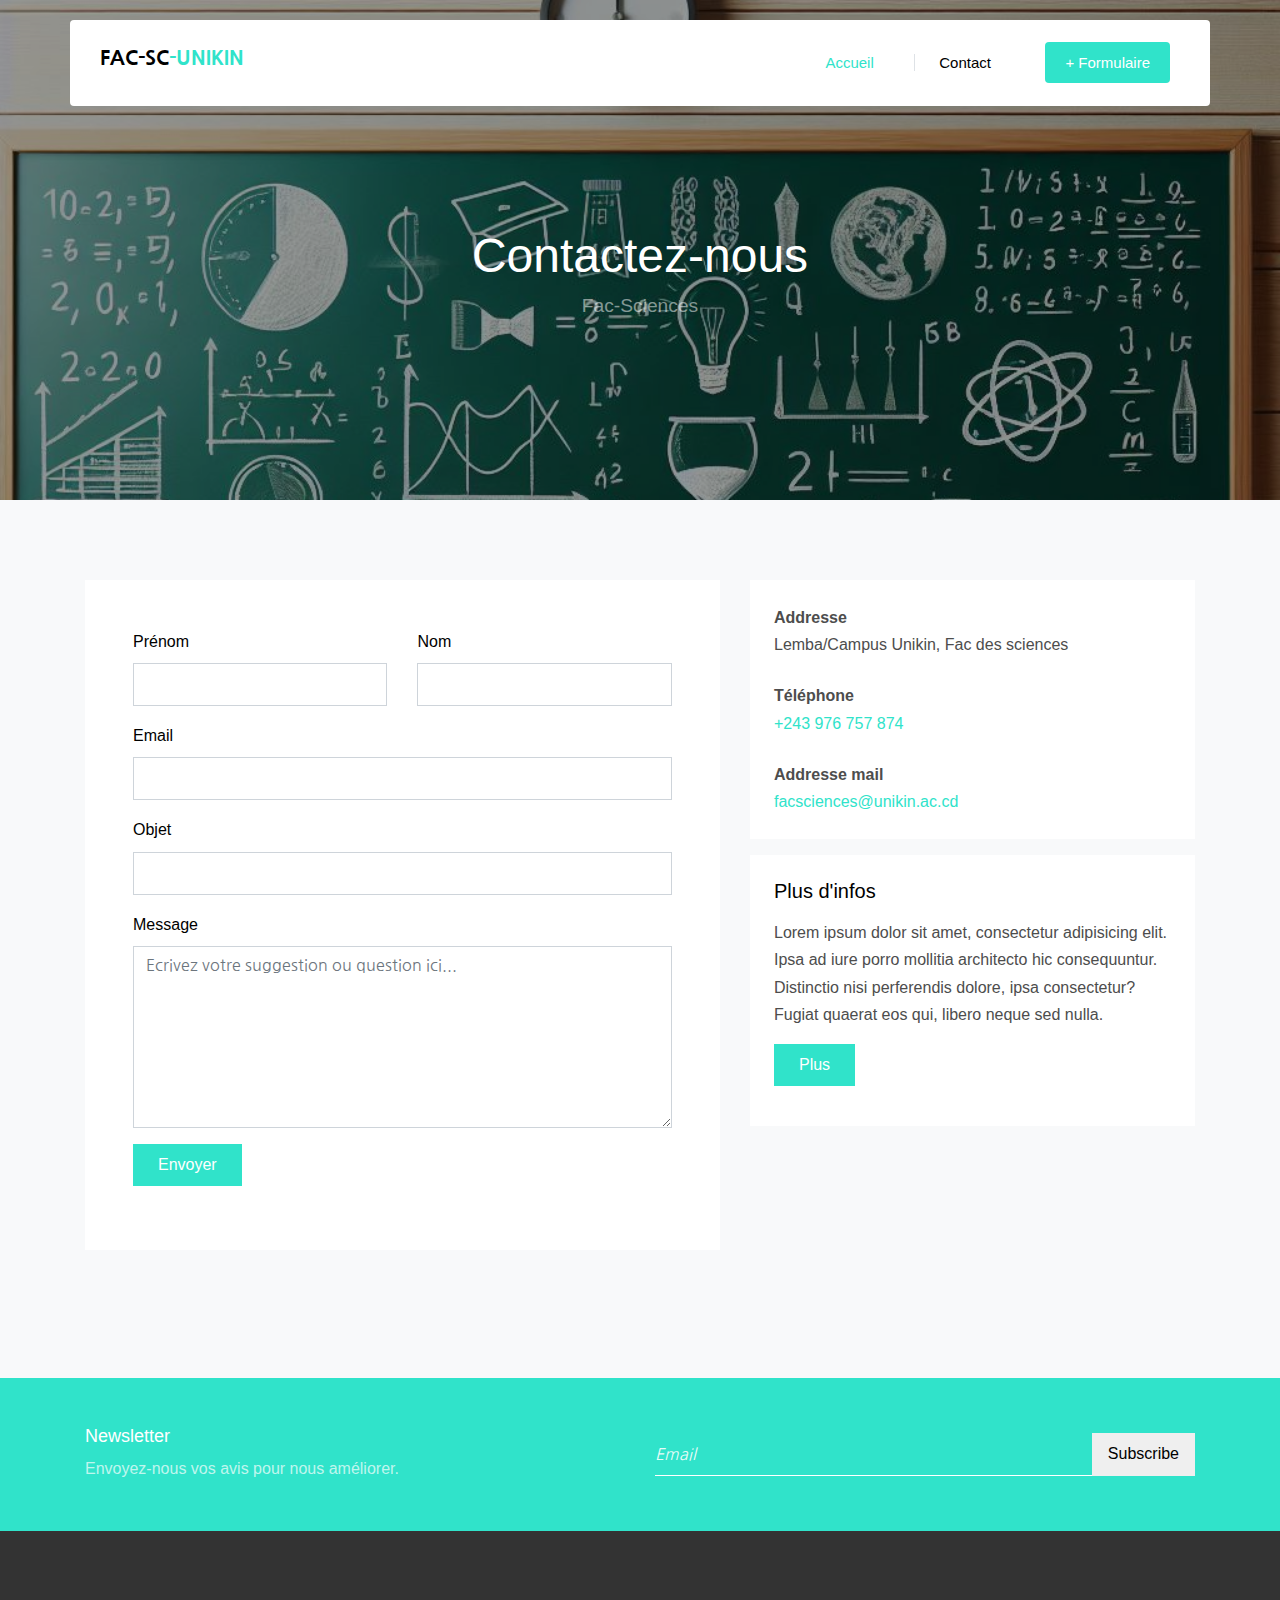
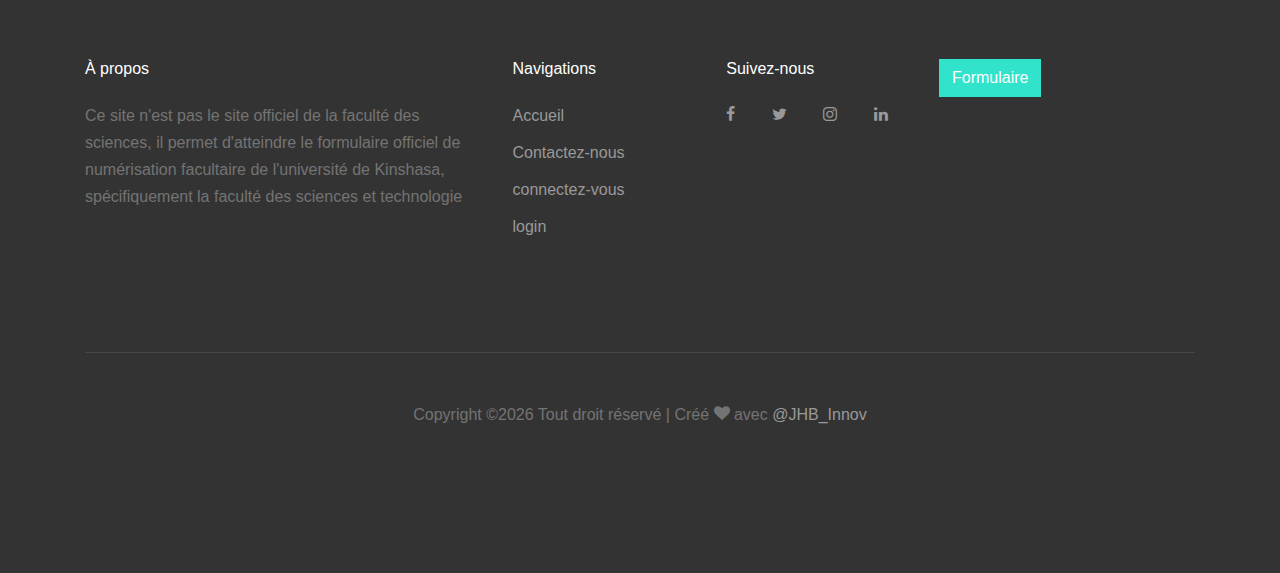
<file: contact.html>
<!DOCTYPE html>
<html lang="en">
  <head>
    <title>Fac-Sciences &mdash; Unikin</title>
    <meta charset="utf-8">
    <meta name="viewport" content="width=device-width, initial-scale=1, shrink-to-fit=no">

    <link href="https://fonts.googleapis.com/css?family=Nanum+Gothic:400,700,800" rel="stylesheet">
    <link rel="stylesheet" href="fonts/icomoon/style.css">

    <link rel="stylesheet" href="css/bootstrap.min.css">
    <link rel="stylesheet" href="css/magnific-popup.css">
    <link rel="stylesheet" href="css/jquery-ui.css">
    <link rel="stylesheet" href="css/owl.carousel.min.css">
    <link rel="stylesheet" href="css/owl.theme.default.min.css">

    <link rel="stylesheet" href="css/bootstrap-datepicker.css">

    <link rel="stylesheet" href="fonts/flaticon/font/flaticon.css">

    <link rel="stylesheet" href="css/aos.css">
    <link rel="stylesheet" href="css/rangeslider.css">

    <link rel="stylesheet" href="css/style.css">
    
  </head>
  <body>
  
  <div class="site-wrap">

    <div class="site-mobile-menu">
      <div class="site-mobile-menu-header">
        <div class="site-mobile-menu-close mt-3">
          <span class="icon-close2 js-menu-toggle"></span>
        </div>
      </div>
      <div class="site-mobile-menu-body"></div>
    </div>
    
    <header class="site-navbar container py-0 bg-white" role="banner">

      <!-- <div class="container"> -->
        <div class="row align-items-center">

          
          <div class="col-6 col-xl-2">
            <p style="font-family: 'Nanum Gothic', -apple-system, BlinkMacSystemFont, 'Segoe UI', Roboto, 'Helvetica Neue', Arial, sans-serif, 'Apple Color Emoji', 'Segoe UI Emoji', 'Segoe UI Symbol', 'Noto Color Emoji'; "class="mb-0 site-logo"><a href="index.html" class="text-black mb-0">Fac-Sc<span class="text-primary">-Unikin</span>  </a></p>
          </div>
          <div class="col-12 col-md-10 d-none d-xl-block">
            <nav class="site-navigation position-relative text-right" role="navigation">

              <ul class="site-menu js-clone-nav mr-auto d-none d-lg-block">
                <li class="active"><a href="index.html">Accueil</a></li>
               <!--<li><a href="contact.html">Contact</a></li>-->

               <li class="ml-xl-3 login"><a href="contact.html"><span class="border-left pl-xl-4"></span>Contact</a></li>
                

                <li><a href="#" class="cta"><span class="bg-primary text-white rounded">+ Formulaire</span></a></li>
              </ul>
            </nav>
          </div>


          <div class="d-inline-block d-xl-none ml-auto py-3 col-6 text-right" style="position: relative; top: 3px;">
            <a href="#" class="site-menu-toggle js-menu-toggle text-black"><span class="icon-menu h3"></span></a>
          </div>

        </div>
      <!-- </div> -->
      
    </header>

  
    
    <div class="site-blocks-cover inner-page-cover overlay" style="background-image: url(images/math1.jpeg);" data-aos="fade" data-stellar-background-ratio="0.5">
      <div class="container">
        <div class="row align-items-center justify-content-center text-center">

          <div class="col-md-10" data-aos="fade-up" data-aos-delay="400">
            
            
            <div class="row justify-content-center mt-5">
              <div class="col-md-8 text-center">
                <h1>Contactez-nous</h1>
                <p class="mb-0">Fac-Sciences</p>
              </div>
            </div>

            
          </div>
        </div>
      </div>
    </div>  

    <div class="site-section bg-light">
      <div class="container">
        <div class="row">
          <div class="col-md-7 mb-5"  data-aos="fade">

            

            <form action="#" class="p-5 bg-white">
             

              <div class="row form-group">
                <div class="col-md-6 mb-3 mb-md-0">
                  <label class="text-black" for="fname">Prénom</label>
                  <input type="text" id="fname" class="form-control">
                </div>
                <div class="col-md-6">
                  <label class="text-black" for="lname">Nom</label>
                  <input type="text" id="lname" class="form-control">
                </div>
              </div>

              <div class="row form-group">
                
                <div class="col-md-12">
                  <label class="text-black" for="email">Email</label> 
                  <input type="email" id="email" class="form-control">
                </div>
              </div>

              <div class="row form-group">
                
                <div class="col-md-12">
                  <label class="text-black" for="subject">Objet</label> 
                  <input type="subject" id="subject" class="form-control">
                </div>
              </div>

              <div class="row form-group">
                <div class="col-md-12">
                  <label class="text-black" for="message">Message</label> 
                  <textarea name="message" id="message" cols="30" rows="7" class="form-control" placeholder="Ecrivez votre suggestion ou question ici..."></textarea>
                </div>
              </div>

              <div class="row form-group">
                <div class="col-md-12">
                  <input type="submit" value="Envoyer" class="btn btn-primary py-2 px-4 text-white">
                </div>
              </div>

  
            </form>
          </div>
          <div class="col-md-5"  data-aos="fade" data-aos-delay="100">
            
            <div class="p-4 mb-3 bg-white">
              <p class="mb-0 font-weight-bold">Addresse</p>
              <p class="mb-4">Lemba/Campus Unikin, Fac des sciences</p>

              <p class="mb-0 font-weight-bold">Téléphone</p>
              <p class="mb-4"><a href="#">+243 976 757 874</a></p>

              <p class="mb-0 font-weight-bold">Addresse mail</p>
              <p class="mb-0"><a href="#">facsciences@unikin.ac.cd</a></p>

            </div>
            
            <div class="p-4 mb-3 bg-white">
              <h3 class="h5 text-black mb-3">Plus d'infos</h3>
              <p>Lorem ipsum dolor sit amet, consectetur adipisicing elit. Ipsa ad iure porro mollitia architecto hic consequuntur. Distinctio nisi perferendis dolore, ipsa consectetur? Fugiat quaerat eos qui, libero neque sed nulla.</p>
              <p><a href="#" class="btn btn-primary px-4 py-2 text-white">Plus</a></p>
            </div>

          </div>
        </div>
      </div>
    </div>


    <div class="newsletter bg-primary py-5">
      <div class="container">
        <div class="row align-items-center">
          <div class="col-md-6">
            <h2>Newsletter</h2>
            <p>Envoyez-nous vos avis pour nous améliorer.</p>
          </div>
          <div class="col-md-6">
            
            <form class="d-flex">
              <input type="text" class="form-control" placeholder="Email">
              <input type="submit" value="Subscribe" class="btn btn-white"> 
            </form>
          </div>
        </div>
      </div>
    </div>
  
    
    <footer class="site-footer">
      <div class="container">
        <div class="row">
          <div class="col-md-9">
            <div class="row">
              <div class="col-md-6">
                <h2 class="footer-heading mb-4">À propos</h2>
                <p>Ce site n'est pas le site officiel de la faculté des sciences, il permet d'atteindre le formulaire officiel de numérisation facultaire de l'université de Kinshasa, spécifiquement la faculté des sciences et technologie</p>
              </div>
              
              <div class="col-md-3">
                <h2 class="footer-heading mb-4">Navigations</h2>
                <ul class="list-unstyled">
                  <li><a href="index.html">Accueil</a></li>
                  <li><a href="contact.html">Contactez-nous</a></li>
                  <li><a href="contact.html">connectez-vous</a></li>
                  <li><a href="login.html">login</a></li>
                </ul>
              </div>
              <div class="col-md-3">
                <h2 class="footer-heading mb-4">Suivez-nous</h2>
                <a href="#" class="pl-0 pr-3"><span class="icon-facebook"></span></a>
                <a href="#" class="pl-3 pr-3"><span class="icon-twitter"></span></a>
                <a href="#" class="pl-3 pr-3"><span class="icon-instagram"></span></a>
                <a href="#" class="pl-3 pr-3"><span class="icon-linkedin"></span></a>
              </div>
            </div>
          </div>
          <div class="col-md-3">
            <form action="#" method="post">
              <div class="input-group mb-3">
                <div class="input-group-append">
                  <button class="btn btn-primary text-white" type="button" id="button-addon2">Formulaire</button>
                </div>
              </div>
            </form>
          </div>
        </div>
        <div class="row pt-5 mt-5 text-center">
          <div class="col-md-12">
            <div class="border-top pt-5">
            <p>
            <!-- Link back to Colorlib can't be removed. Template is licensed under CC BY 3.0. -->
            Copyright &copy;<script>document.write(new Date().getFullYear());</script> Tout droit réservé | Créé  <i class="icon-heart" aria-hidden="true"></i> avec <a href="https://colorlib.com" target="_blank" >@JHB_Innov</a>
            <!-- Link back to Colorlib can't be removed. Template is licensed under CC BY 3.0. -->
            </p>
            </div>
          </div>
          
        </div>
      </div>
    </footer>
  </div>

  <script src="js/jquery-3.3.1.min.js"></script>
  <script src="js/jquery-migrate-3.0.1.min.js"></script>
  <script src="js/jquery-ui.js"></script>
  <script src="js/popper.min.js"></script>
  <script src="js/bootstrap.min.js"></script>
  <script src="js/owl.carousel.min.js"></script>
  <script src="js/jquery.stellar.min.js"></script>
  <script src="js/jquery.countdown.min.js"></script>
  <script src="js/jquery.magnific-popup.min.js"></script>
  <script src="js/bootstrap-datepicker.min.js"></script>
  <script src="js/aos.js"></script>
  <script src="js/rangeslider.min.js"></script>

  <script src="js/main.js"></script>
    
  </body>
</html>
</file>
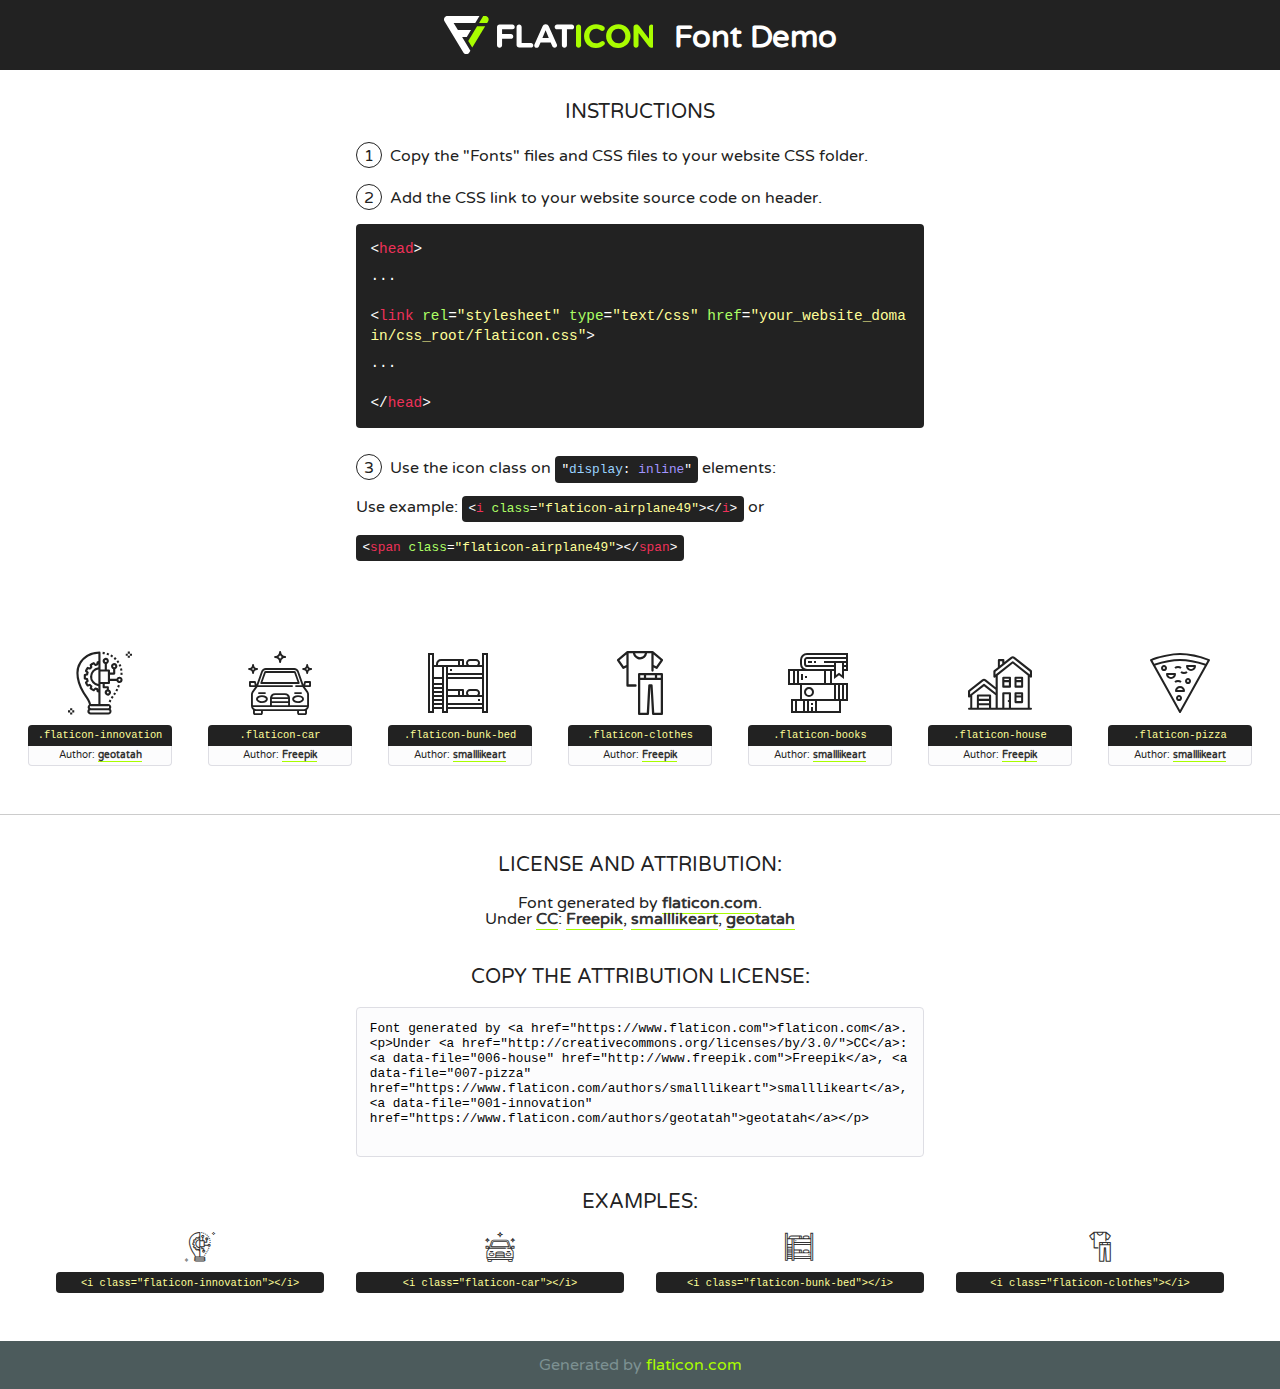
<file: fonts/flaticon/font/flaticon.html>
<!DOCTYPE html>
<!--
  Flaticon icon font: Flaticon
  Creation date: 05/03/2019 22:43
-->
<html>
<!DOCTYPE html>
<html>

<head>
    <title>Flaticon WebFont</title>
    <link href="http://fonts.googleapis.com/css?family=Varela+Round" rel="stylesheet" type="text/css" />
    <link rel="stylesheet" type="text/css" href="flaticon.css">
    <meta charset="UTF-8">
    <style>
    html, body, div, span, applet, object, iframe,
    h1, h2, h3, h4, h5, h6, p, blockquote, pre,
    a, abbr, acronym, address, big, cite, code,
    del, dfn, em, img, ins, kbd, q, s, samp,
    small, strike, strong, sub, sup, tt, var,
    b, u, i, center,
    dl, dt, dd, ol, ul, li,
    fieldset, form, label, legend,
    table, caption, tbody, tfoot, thead, tr, th, td,
    article, aside, canvas, details, embed, 
    figure, figcaption, footer, header, hgroup, 
    menu, nav, output, ruby, section, summary,
    time, mark, audio, video {
        margin: 0;
        padding: 0;
        border: 0;
        font-size: 100%;
        font: inherit;
        vertical-align: baseline;
    }
    /* HTML5 display-role reset for older browsers */
    article, aside, details, figcaption, figure, 
    footer, header, hgroup, menu, nav, section {
        display: block;
    }
    body {
        line-height: 1;
    }
    ol, ul {
        list-style: none;
    }
    blockquote, q {
        quotes: none;
    }
    blockquote:before, blockquote:after,
    q:before, q:after {
        content: '';
        content: none;
    }
    table {
        border-collapse: collapse;
        border-spacing: 0;
    }
    body {
        font-family: 'Varela Round', Helvetica, Arial, sans-serif;
        font-size: 16px;
        color: #222;
    }
    a {
        color: #333;
        border-bottom: 1px solid #a9fd00;
        font-weight: bold;
        text-decoration: none;
    }
    * {
        -moz-box-sizing: border-box;
        -webkit-box-sizing: border-box;
        box-sizing: border-box;
        margin: 0;
        padding: 0;
    }
    [class^="flaticon-"]:before, [class*=" flaticon-"]:before, [class^="flaticon-"]:after, [class*=" flaticon-"]:after {
        font-family: Flaticon;
        font-size: 30px;
        font-style: normal;
        margin-left: 20px;
        color: #333;
    }
    .wrapper {
        max-width: 600px;
        margin: auto;
        padding: 0 1em;
    }
    .title {
        font-size: 1.25em;
        text-align: center;
        margin-bottom: 1em;
        text-transform: uppercase;
    }
    header {
        text-align: center;
        background-color: #222;
        color: #fff;
        padding: 1em;
    }
    header .logo {
        width: 210px;
        height: 38px;
        display: inline-block;
        vertical-align: middle;
        margin-right: 1em;
        border: none;
    }
    header strong {
        font-size: 1.95em;
        font-weight: bold;
        vertical-align: middle;
        margin-top: 5px;
        display: inline-block;
    }
    .demo {
        margin: 2em auto;
        line-height: 1.25em;
    }
    .demo ul li {
        margin-bottom: 1em;
    }
    .demo ul li .num {
        color: #222;
        border-radius: 20px;
        display: inline-block;
        width: 26px;
        padding: 3px;
        height: 26px;
        text-align: center;
        margin-right: 0.5em;
        border: 1px solid #222;
    }
    .demo ul li code {
        background-color: #222;
        border-radius: 4px;
        padding: 0.25em 0.5em;
        display: inline-block;
        color: #fff;
        font-family: Consolas,Monaco,Lucida Console,Liberation Mono,DejaVu Sans Mono,Bitstream Vera Sans Mono,Courier New, monospace;
        font-weight: lighter;
        margin-top: 1em;
        font-size: 0.8em;
        word-break: break-all;
    }
    .demo ul li code.big {
        padding: 1em;
        font-size: 0.9em;
    }
    .demo ul li code .red {
        color: #EF3159;
    }
    .demo ul li code .green {
        color: #ACFF65;
    }
    .demo ul li code .yellow {
        color: #FFFF99;
    }
    .demo ul li code .blue {
        color: #99D3FF;
    }
    .demo ul li code .purple {
        color: #A295FF;
    }
    .demo ul li code .dots {
        margin-top: 0.5em;
        display: block;
    }
    #glyphs {
        border-bottom: 1px solid #ccc;
        padding: 2em 0;
        text-align: center;
    }
    .glyph {
        display: inline-block;
        width: 9em;
        margin: 1em;
        text-align: center;
        vertical-align: top;
        background: #FFF;
    }
    .glyph .glyph-icon {
        padding: 10px;
        display: block;
        font-family:"Flaticon";
        font-size: 64px;
        line-height: 1;
    }
    .glyph .glyph-icon:before {
        font-size: 64px;
        color: #222;
        margin-left: 0;
    }
    .class-name {
        font-size: 0.65em;
        background-color: #222;
        color: #fff;
        border-radius: 4px 4px 0 0;
        padding: 0.5em;
        color: #FFFF99;
        font-family: Consolas,Monaco,Lucida Console,Liberation Mono,DejaVu Sans Mono,Bitstream Vera Sans Mono,Courier New, monospace;
    }
    .author-name {
        font-size: 0.6em;
        background-color: #fcfcfd;
        border: 1px solid #DEDEE4;
        border-top: 0;
        border-radius: 0 0 4px 4px;
        padding: 0.5em;
    }
    .class-name:last-child {
        font-size: 10px;
        color:#888;
    }
    .class-name:last-child a {
        font-size: 10px;
        color:#555;
    }
    .class-name:last-child a:hover {
        color:#a9fd00;
    }
    .glyph > input {
        display: block;
        width: 100px;
        margin: 5px auto;
        text-align: center;
        font-size: 12px;
        cursor: text;
    }
    .glyph > input.icon-input {
        font-family:"Flaticon";
        font-size: 16px;
        margin-bottom: 10px;
    }
    .attribution .title {
        margin-top: 2em;
    }
    .attribution textarea {
        background-color: #fcfcfd;
        padding: 1em;
        border: none;
        box-shadow: none;
        border: 1px solid #DEDEE4;
        border-radius: 4px;
        resize: none;
        width: 100%;
        height: 150px;
        font-size: 0.8em;
        font-family: Consolas,Monaco,Lucida Console,Liberation Mono,DejaVu Sans Mono,Bitstream Vera Sans Mono,Courier New, monospace;
        -webkit-appearance: none;
    }
    .iconsuse {
        margin: 2em auto;
        text-align: center;
        max-width: 1200px;
    }
    .iconsuse:after {
        content: '';
        display: table;
        clear: both;
    }
    .iconsuse .image {
        float: left;
        width: 25%;
        padding: 0 1em;
    }
    .iconsuse .image p {
        margin-bottom: 1em;
    }
    .iconsuse .image span {
        display: block;
        font-size: 0.65em;
        background-color: #222;
        color: #fff;
        border-radius: 4px;
        padding: 0.5em;
        color: #FFFF99;
        margin-top: 1em;
        font-family: Consolas,Monaco,Lucida Console,Liberation Mono,DejaVu Sans Mono,Bitstream Vera Sans Mono,Courier New, monospace;
    }
    #footer {
        text-align: center;
        background-color: #4C5B5C;
        color: #7c9192;
        padding: 1em;
    }
    #footer a {
        border: none;
        color: #a9fd00;
        font-weight: normal;
    }
    @media (max-width: 960px) {
        .iconsuse .image {
            width: 50%;
        }
    }
    @media (max-width: 560px) {
        .iconsuse .image {
            width: 100%;
        }
    }
    </style>
</head>

<body class="characters-off">

    <header>
        <a href="https://www.flaticon.com" target="_blank" class="logo">
            <svg version="1.1" xmlns="http://www.w3.org/2000/svg" xmlns:xlink="http://www.w3.org/1999/xlink" xmlns:a="http://ns.adobe.com/AdobeSVGViewerExtensions/3.0/" viewBox="0 0 560.875 102.036" enable-background="new 0 0 560.875 102.036" xml:space="preserve">
                <defs>
                </defs>
                <g>
                    <g class="letters">
                        <path fill="#ffffff" d="M141.596,29.675c0-3.777,2.985-6.767,6.764-6.767h34.438c3.426,0,6.15,2.728,6.15,6.15
                        c0,3.43-2.724,6.149-6.15,6.149h-27.674v13.091h23.719c3.429,0,6.151,2.724,6.151,6.15c0,3.43-2.723,6.149-6.151,6.149h-23.719
                        v17.574c0,3.773-2.986,6.761-6.764,6.761c-3.779,0-6.764-2.989-6.764-6.761V29.675z"></path>
                        <path fill="#ffffff" d="M193.844,29.149c0-3.781,2.985-6.767,6.764-6.767c3.776,0,6.763,2.985,6.763,6.767v42.957h25.039
                        c3.426,0,6.149,2.726,6.149,6.153c0,3.425-2.723,6.15-6.149,6.15h-31.802c-3.779,0-6.764-2.986-6.764-6.768V29.149z"></path>
                        <path fill="#ffffff" d="M241.891,75.71l21.438-48.407c1.492-3.341,4.215-5.357,7.906-5.357h0.792
                        c3.686,0,6.323,2.017,7.815,5.357l21.439,48.407c0.436,0.967,0.701,1.845,0.701,2.723c0,3.602-2.809,6.501-6.414,6.501
                        c-3.161,0-5.269-1.845-6.499-4.655l-4.132-9.661h-27.059l-4.301,10.102c-1.144,2.631-3.426,4.214-6.237,4.214
                        c-3.517,0-6.24-2.81-6.24-6.325C241.1,77.64,241.451,76.677,241.891,75.71z M279.932,58.666l-8.521-20.297l-8.526,20.297H279.932
                        z"></path>
                        <path fill="#ffffff" d="M314.864,35.387H301.86c-3.429,0-6.239-2.813-6.239-6.238c0-3.429,2.811-6.24,6.239-6.24h39.533
                        c3.426,0,6.237,2.811,6.237,6.24c0,3.425-2.811,6.238-6.237,6.238h-13.001v42.785c0,3.773-2.99,6.761-6.764,6.761
                        c-3.779,0-6.764-2.989-6.764-6.761V35.387z"></path>
                        <path fill="#A9FD00" d="M352.615,29.149c0-3.781,2.985-6.767,6.767-6.767c3.774,0,6.761,2.985,6.761,6.767v49.024
                        c0,3.773-2.987,6.761-6.761,6.761c-3.781,0-6.767-2.989-6.767-6.761V29.149z"></path>
                        <path fill="#A9FD00" d="M374.132,53.836v-0.179c0-17.481,13.178-31.801,32.065-31.801c9.22,0,15.459,2.458,20.557,6.238
                        c1.402,1.054,2.637,2.985,2.637,5.357c0,3.692-2.985,6.59-6.681,6.59c-1.845,0-3.071-0.702-4.044-1.319
                        c-3.776-2.813-7.729-4.393-12.562-4.393c-10.364,0-17.831,8.611-17.831,19.154v0.173c0,10.542,7.291,19.329,17.831,19.329
                        c5.715,0,9.492-1.756,13.359-4.834c1.049-0.874,2.458-1.491,4.039-1.491c3.429,0,6.325,2.813,6.325,6.236
                        c0,2.106-1.056,3.78-2.282,4.834c-5.539,4.834-12.036,7.733-21.878,7.733C387.572,85.464,374.132,71.493,374.132,53.836z"></path>
                        <path fill="#A9FD00" d="M433.009,53.836v-0.179c0-17.481,13.79-31.801,32.766-31.801c18.981,0,32.592,14.143,32.592,31.628v0.173
                        c0,17.483-13.785,31.807-32.769,31.807C446.625,85.464,433.009,71.32,433.009,53.836z M484.224,53.836v-0.179
                        c0-10.539-7.725-19.326-18.626-19.326c-10.893,0-18.449,8.611-18.449,19.154v0.173c0,10.542,7.73,19.329,18.626,19.329
                        C476.676,72.986,484.224,64.378,484.224,53.836z"></path>
                        <path fill="#A9FD00" d="M506.233,29.321c0-3.774,2.99-6.763,6.767-6.763h1.401c3.252,0,5.183,1.583,7.029,3.953l26.093,34.265
                        V29.059c0-3.692,2.99-6.677,6.681-6.677c3.683,0,6.671,2.985,6.671,6.677v48.934c0,3.78-2.987,6.765-6.764,6.765h-0.436
                        c-3.257,0-5.188-1.581-7.034-3.953l-27.056-35.492v32.944c0,3.687-2.985,6.676-6.678,6.676c-3.683,0-6.673-2.989-6.673-6.676
                        V29.321z"></path>
                    </g>
                    <g class="insignia">
                        <path fill="#ffffff" d="M48.372,56.137h12.517l11.156-18.537H37.186L25.688,18.539h57.825L94.668,0H9.271
                        C5.925,0,2.842,1.801,1.198,4.716c-1.644,2.907-1.593,6.482,0.134,9.343l50.38,83.501c1.678,2.781,4.689,4.476,7.938,4.476
                        c3.246,0,6.257-1.695,7.935-4.476l2.898-4.804L48.372,56.137z"></path>
                        <g class="i">
                            <path fill="#A9FD00" d="M93.575,18.539h0.031v0.004l21.652,0.004l2.705-4.488c1.727-2.861,1.778-6.436,0.133-9.343
                            C116.454,1.801,113.371,0,110.026,0h-5.294L93.575,18.539z"></path>
                            <polygon fill="#A9FD00" points="88.291,27.356 64.725,66.486 75.519,84.404 109.942,27.356"></polygon>
                        </g>
                    </g>
                </g>
            </svg>
        </a>
        <strong>Font Demo</strong>
    </header>


    <section class="demo wrapper">

        <p class="title">Instructions</p>

        <ul>
            <li>
                <span class="num">1</span>Copy the "Fonts" files and CSS files to your website CSS folder.
            </li>
            <li>
                <span class="num">2</span>Add the CSS link to your website source code on header.
                <code class="big">
                    &lt;<span class="red">head</span>&gt;
                    <br/><span class="dots">...</span>
                    <br/>&lt;<span class="red">link</span> <span class="green">rel</span>=<span class="yellow">"stylesheet"</span> <span class="green">type</span>=<span class="yellow">"text/css"</span> <span class="green">href</span>=<span class="yellow">"your_website_domain/css_root/flaticon.css"</span>&gt;
                    <br/><span class="dots">...</span>
                    <br/>&lt;/<span class="red">head</span>&gt;
                </code>
            </li>

            <li>
                <p>
                    <span class="num">3</span>Use the icon class on <code>"<span class="blue">display</span>:<span class="purple"> inline</span>"</code> elements:
                    <br />
                    Use example: <code>&lt;<span class="red">i</span> <span class="green">class</span>=<span class="yellow">&quot;flaticon-airplane49&quot;</span>&gt;&lt;/<span class="red">i</span>&gt;</code> or <code>&lt;<span class="red">span</span> <span class="green">class</span>=<span class="yellow">&quot;flaticon-airplane49&quot;</span>&gt;&lt;/<span class="red">span</span>&gt;</code>
            </li>
        </ul>

    </section>




   <section id="glyphs">          
    
      
        <div class="glyph"><div class="glyph-icon flaticon-innovation"></div>
            <div class="class-name">.flaticon-innovation</div>
            <div class="author-name">Author: <a data-file="001-innovation" href="https://www.flaticon.com/authors/geotatah">geotatah</a> </div> 
        </div>        
        
        <div class="glyph"><div class="glyph-icon flaticon-car"></div>
            <div class="class-name">.flaticon-car</div>
            <div class="author-name">Author: <a data-file="002-car" href="http://www.freepik.com">Freepik</a> </div> 
        </div>        
        
        <div class="glyph"><div class="glyph-icon flaticon-bunk-bed"></div>
            <div class="class-name">.flaticon-bunk-bed</div>
            <div class="author-name">Author: <a data-file="003-bunk-bed" href="https://www.flaticon.com/authors/smalllikeart">smalllikeart</a> </div> 
        </div>        
        
        <div class="glyph"><div class="glyph-icon flaticon-clothes"></div>
            <div class="class-name">.flaticon-clothes</div>
            <div class="author-name">Author: <a data-file="004-clothes" href="http://www.freepik.com">Freepik</a> </div> 
        </div>        
        
        <div class="glyph"><div class="glyph-icon flaticon-books"></div>
            <div class="class-name">.flaticon-books</div>
            <div class="author-name">Author: <a data-file="005-books" href="https://www.flaticon.com/authors/smalllikeart">smalllikeart</a> </div> 
        </div>        
        
        <div class="glyph"><div class="glyph-icon flaticon-house"></div>
            <div class="class-name">.flaticon-house</div>
            <div class="author-name">Author: <a data-file="006-house" href="http://www.freepik.com">Freepik</a> </div> 
        </div>        
        
        <div class="glyph"><div class="glyph-icon flaticon-pizza"></div>
            <div class="class-name">.flaticon-pizza</div>
            <div class="author-name">Author: <a data-file="007-pizza" href="https://www.flaticon.com/authors/smalllikeart">smalllikeart</a> </div> 
        </div>        
        

    </section>



    <section class="attribution wrapper"   style="text-align:center;">

      <div class="title">License and attribution:</div><div class="attrDiv">Font generated by <a href="https://www.flaticon.com">flaticon.com</a>. <div><p>Under <a href="http://creativecommons.org/licenses/by/3.0/">CC</a>: <a data-file="006-house" href="http://www.freepik.com">Freepik</a>, <a data-file="007-pizza" href="https://www.flaticon.com/authors/smalllikeart">smalllikeart</a>, <a data-file="001-innovation" href="https://www.flaticon.com/authors/geotatah">geotatah</a></p>  </div>
      </div>
      <div class="title">Copy the Attribution License:</div>

    <textarea onclick="this.focus();this.select();">Font generated by &lt;a href=&quot;https://www.flaticon.com&quot;&gt;flaticon.com&lt;/a&gt;. <p>Under <a href="http://creativecommons.org/licenses/by/3.0/">CC</a>: <a data-file="006-house" href="http://www.freepik.com">Freepik</a>, <a data-file="007-pizza" href="https://www.flaticon.com/authors/smalllikeart">smalllikeart</a>, <a data-file="001-innovation" href="https://www.flaticon.com/authors/geotatah">geotatah</a></p>  
     </textarea>

    </section>

    <section class="iconsuse">

          <div class="title">Examples:</div>            
             
            <div class="image">
                <p>
                    <i class="glyph-icon flaticon-innovation"></i> 
                    <span>&lt;i class=&quot;flaticon-innovation&quot;&gt;&lt;/i&gt;</span>
                </p>
            </div>
            
            <div class="image">
                <p>
                    <i class="glyph-icon flaticon-car"></i> 
                    <span>&lt;i class=&quot;flaticon-car&quot;&gt;&lt;/i&gt;</span>
                </p>
            </div>
            
            <div class="image">
                <p>
                    <i class="glyph-icon flaticon-bunk-bed"></i> 
                    <span>&lt;i class=&quot;flaticon-bunk-bed&quot;&gt;&lt;/i&gt;</span>
                </p>
            </div>
            
            <div class="image">
                <p>
                    <i class="glyph-icon flaticon-clothes"></i> 
                    <span>&lt;i class=&quot;flaticon-clothes&quot;&gt;&lt;/i&gt;</span>
                </p>
            </div>
                       
        </div>
                            
    </section>

<div id="footer">
    <div>Generated by <a href="https://www.flaticon.com">flaticon.com</a>
    </div>
</div>



</body>
</html>
</file>
<file: fonts/icomoon/style.css>
@font-face {
  font-family: 'icomoon';
  src:  url('fonts/icomoon.eot?10si43');
  src:  url('fonts/icomoon.eot?10si43#iefix') format('embedded-opentype'),
    url('fonts/icomoon.ttf?10si43') format('truetype'),
    url('fonts/icomoon.woff?10si43') format('woff'),
    url('fonts/icomoon.svg?10si43#icomoon') format('svg');
  font-weight: normal;
  font-style: normal;
}

[class^="icon-"], [class*=" icon-"] {
  /* use !important to prevent issues with browser extensions that change fonts */
  font-family: 'icomoon' !important;
  speak: none;
  font-style: normal;
  font-weight: normal;
  font-variant: normal;
  text-transform: none;
  line-height: 1;

  /* Better Font Rendering =========== */
  -webkit-font-smoothing: antialiased;
  -moz-osx-font-smoothing: grayscale;
}

.icon-asterisk:before {
  content: "\f069";
}
.icon-plus:before {
  content: "\f067";
}
.icon-question:before {
  content: "\f128";
}
.icon-minus:before {
  content: "\f068";
}
.icon-glass:before {
  content: "\f000";
}
.icon-music:before {
  content: "\f001";
}
.icon-search:before {
  content: "\f002";
}
.icon-envelope-o:before {
  content: "\f003";
}
.icon-heart:before {
  content: "\f004";
}
.icon-star:before {
  content: "\f005";
}
.icon-star-o:before {
  content: "\f006";
}
.icon-user:before {
  content: "\f007";
}
.icon-film:before {
  content: "\f008";
}
.icon-th-large:before {
  content: "\f009";
}
.icon-th:before {
  content: "\f00a";
}
.icon-th-list:before {
  content: "\f00b";
}
.icon-check:before {
  content: "\f00c";
}
.icon-close:before {
  content: "\f00d";
}
.icon-remove:before {
  content: "\f00d";
}
.icon-times:before {
  content: "\f00d";
}
.icon-search-plus:before {
  content: "\f00e";
}
.icon-search-minus:before {
  content: "\f010";
}
.icon-power-off:before {
  content: "\f011";
}
.icon-signal:before {
  content: "\f012";
}
.icon-cog:before {
  content: "\f013";
}
.icon-gear:before {
  content: "\f013";
}
.icon-trash-o:before {
  content: "\f014";
}
.icon-home:before {
  content: "\f015";
}
.icon-file-o:before {
  content: "\f016";
}
.icon-clock-o:before {
  content: "\f017";
}
.icon-road:before {
  content: "\f018";
}
.icon-download:before {
  content: "\f019";
}
.icon-arrow-circle-o-down:before {
  content: "\f01a";
}
.icon-arrow-circle-o-up:before {
  content: "\f01b";
}
.icon-inbox:before {
  content: "\f01c";
}
.icon-play-circle-o:before {
  content: "\f01d";
}
.icon-repeat:before {
  content: "\f01e";
}
.icon-rotate-right:before {
  content: "\f01e";
}
.icon-refresh:before {
  content: "\f021";
}
.icon-list-alt:before {
  content: "\f022";
}
.icon-lock:before {
  content: "\f023";
}
.icon-flag:before {
  content: "\f024";
}
.icon-headphones:before {
  content: "\f025";
}
.icon-volume-off:before {
  content: "\f026";
}
.icon-volume-down:before {
  content: "\f027";
}
.icon-volume-up:before {
  content: "\f028";
}
.icon-qrcode:before {
  content: "\f029";
}
.icon-barcode:before {
  content: "\f02a";
}
.icon-tag:before {
  content: "\f02b";
}
.icon-tags:before {
  content: "\f02c";
}
.icon-book:before {
  content: "\f02d";
}
.icon-bookmark:before {
  content: "\f02e";
}
.icon-print:before {
  content: "\f02f";
}
.icon-camera:before {
  content: "\f030";
}
.icon-font:before {
  content: "\f031";
}
.icon-bold:before {
  content: "\f032";
}
.icon-italic:before {
  content: "\f033";
}
.icon-text-height:before {
  content: "\f034";
}
.icon-text-width:before {
  content: "\f035";
}
.icon-align-left:before {
  content: "\f036";
}
.icon-align-center:before {
  content: "\f037";
}
.icon-align-right:before {
  content: "\f038";
}
.icon-align-justify:before {
  content: "\f039";
}
.icon-list:before {
  content: "\f03a";
}
.icon-dedent:before {
  content: "\f03b";
}
.icon-outdent:before {
  content: "\f03b";
}
.icon-indent:before {
  content: "\f03c";
}
.icon-video-camera:before {
  content: "\f03d";
}
.icon-image:before {
  content: "\f03e";
}
.icon-photo:before {
  content: "\f03e";
}
.icon-picture-o:before {
  content: "\f03e";
}
.icon-pencil:before {
  content: "\f040";
}
.icon-map-marker:before {
  content: "\f041";
}
.icon-adjust:before {
  content: "\f042";
}
.icon-tint:before {
  content: "\f043";
}
.icon-edit:before {
  content: "\f044";
}
.icon-pencil-square-o:before {
  content: "\f044";
}
.icon-share-square-o:before {
  content: "\f045";
}
.icon-check-square-o:before {
  content: "\f046";
}
.icon-arrows:before {
  content: "\f047";
}
.icon-step-backward:before {
  content: "\f048";
}
.icon-fast-backward:before {
  content: "\f049";
}
.icon-backward:before {
  content: "\f04a";
}
.icon-play:before {
  content: "\f04b";
}
.icon-pause:before {
  content: "\f04c";
}
.icon-stop:before {
  content: "\f04d";
}
.icon-forward:before {
  content: "\f04e";
}
.icon-fast-forward:before {
  content: "\f050";
}
.icon-step-forward:before {
  content: "\f051";
}
.icon-eject:before {
  content: "\f052";
}
.icon-chevron-left:before {
  content: "\f053";
}
.icon-chevron-right:before {
  content: "\f054";
}
.icon-plus-circle:before {
  content: "\f055";
}
.icon-minus-circle:before {
  content: "\f056";
}
.icon-times-circle:before {
  content: "\f057";
}
.icon-check-circle:before {
  content: "\f058";
}
.icon-question-circle:before {
  content: "\f059";
}
.icon-info-circle:before {
  content: "\f05a";
}
.icon-crosshairs:before {
  content: "\f05b";
}
.icon-times-circle-o:before {
  content: "\f05c";
}
.icon-check-circle-o:before {
  content: "\f05d";
}
.icon-ban:before {
  content: "\f05e";
}
.icon-arrow-left:before {
  content: "\f060";
}
.icon-arrow-right:before {
  content: "\f061";
}
.icon-arrow-up:before {
  content: "\f062";
}
.icon-arrow-down:before {
  content: "\f063";
}
.icon-mail-forward:before {
  content: "\f064";
}
.icon-share:before {
  content: "\f064";
}
.icon-expand:before {
  content: "\f065";
}
.icon-compress:before {
  content: "\f066";
}
.icon-exclamation-circle:before {
  content: "\f06a";
}
.icon-gift:before {
  content: "\f06b";
}
.icon-leaf:before {
  content: "\f06c";
}
.icon-fire:before {
  content: "\f06d";
}
.icon-eye:before {
  content: "\f06e";
}
.icon-eye-slash:before {
  content: "\f070";
}
.icon-exclamation-triangle:before {
  content: "\f071";
}
.icon-warning:before {
  content: "\f071";
}
.icon-plane:before {
  content: "\f072";
}
.icon-calendar:before {
  content: "\f073";
}
.icon-random:before {
  content: "\f074";
}
.icon-comment:before {
  content: "\f075";
}
.icon-magnet:before {
  content: "\f076";
}
.icon-chevron-up:before {
  content: "\f077";
}
.icon-chevron-down:before {
  content: "\f078";
}
.icon-retweet:before {
  content: "\f079";
}
.icon-shopping-cart:before {
  content: "\f07a";
}
.icon-folder:before {
  content: "\f07b";
}
.icon-folder-open:before {
  content: "\f07c";
}
.icon-arrows-v:before {
  content: "\f07d";
}
.icon-arrows-h:before {
  content: "\f07e";
}
.icon-bar-chart:before {
  content: "\f080";
}
.icon-bar-chart-o:before {
  content: "\f080";
}
.icon-twitter-square:before {
  content: "\f081";
}
.icon-facebook-square:before {
  content: "\f082";
}
.icon-camera-retro:before {
  content: "\f083";
}
.icon-key:before {
  content: "\f084";
}
.icon-cogs:before {
  content: "\f085";
}
.icon-gears:before {
  content: "\f085";
}
.icon-comments:before {
  content: "\f086";
}
.icon-thumbs-o-up:before {
  content: "\f087";
}
.icon-thumbs-o-down:before {
  content: "\f088";
}
.icon-star-half:before {
  content: "\f089";
}
.icon-heart-o:before {
  content: "\f08a";
}
.icon-sign-out:before {
  content: "\f08b";
}
.icon-linkedin-square:before {
  content: "\f08c";
}
.icon-thumb-tack:before {
  content: "\f08d";
}
.icon-external-link:before {
  content: "\f08e";
}
.icon-sign-in:before {
  content: "\f090";
}
.icon-trophy:before {
  content: "\f091";
}
.icon-github-square:before {
  content: "\f092";
}
.icon-upload:before {
  content: "\f093";
}
.icon-lemon-o:before {
  content: "\f094";
}
.icon-phone:before {
  content: "\f095";
}
.icon-square-o:before {
  content: "\f096";
}
.icon-bookmark-o:before {
  content: "\f097";
}
.icon-phone-square:before {
  content: "\f098";
}
.icon-twitter:before {
  content: "\f099";
}
.icon-facebook:before {
  content: "\f09a";
}
.icon-facebook-f:before {
  content: "\f09a";
}
.icon-github:before {
  content: "\f09b";
}
.icon-unlock:before {
  content: "\f09c";
}
.icon-credit-card:before {
  content: "\f09d";
}
.icon-feed:before {
  content: "\f09e";
}
.icon-rss:before {
  content: "\f09e";
}
.icon-hdd-o:before {
  content: "\f0a0";
}
.icon-bullhorn:before {
  content: "\f0a1";
}
.icon-bell-o:before {
  content: "\f0a2";
}
.icon-certificate:before {
  content: "\f0a3";
}
.icon-hand-o-right:before {
  content: "\f0a4";
}
.icon-hand-o-left:before {
  content: "\f0a5";
}
.icon-hand-o-up:before {
  content: "\f0a6";
}
.icon-hand-o-down:before {
  content: "\f0a7";
}
.icon-arrow-circle-left:before {
  content: "\f0a8";
}
.icon-arrow-circle-right:before {
  content: "\f0a9";
}
.icon-arrow-circle-up:before {
  content: "\f0aa";
}
.icon-arrow-circle-down:before {
  content: "\f0ab";
}
.icon-globe:before {
  content: "\f0ac";
}
.icon-wrench:before {
  content: "\f0ad";
}
.icon-tasks:before {
  content: "\f0ae";
}
.icon-filter:before {
  content: "\f0b0";
}
.icon-briefcase:before {
  content: "\f0b1";
}
.icon-arrows-alt:before {
  content: "\f0b2";
}
.icon-group:before {
  content: "\f0c0";
}
.icon-users:before {
  content: "\f0c0";
}
.icon-chain:before {
  content: "\f0c1";
}
.icon-link:before {
  content: "\f0c1";
}
.icon-cloud:before {
  content: "\f0c2";
}
.icon-flask:before {
  content: "\f0c3";
}
.icon-cut:before {
  content: "\f0c4";
}
.icon-scissors:before {
  content: "\f0c4";
}
.icon-copy:before {
  content: "\f0c5";
}
.icon-files-o:before {
  content: "\f0c5";
}
.icon-paperclip:before {
  content: "\f0c6";
}
.icon-floppy-o:before {
  content: "\f0c7";
}
.icon-save:before {
  content: "\f0c7";
}
.icon-square:before {
  content: "\f0c8";
}
.icon-bars:before {
  content: "\f0c9";
}
.icon-navicon:before {
  content: "\f0c9";
}
.icon-reorder:before {
  content: "\f0c9";
}
.icon-list-ul:before {
  content: "\f0ca";
}
.icon-list-ol:before {
  content: "\f0cb";
}
.icon-strikethrough:before {
  content: "\f0cc";
}
.icon-underline:before {
  content: "\f0cd";
}
.icon-table:before {
  content: "\f0ce";
}
.icon-magic:before {
  content: "\f0d0";
}
.icon-truck:before {
  content: "\f0d1";
}
.icon-pinterest:before {
  content: "\f0d2";
}
.icon-pinterest-square:before {
  content: "\f0d3";
}
.icon-google-plus-square:before {
  content: "\f0d4";
}
.icon-google-plus:before {
  content: "\f0d5";
}
.icon-money:before {
  content: "\f0d6";
}
.icon-caret-down:before {
  content: "\f0d7";
}
.icon-caret-up:before {
  content: "\f0d8";
}
.icon-caret-left:before {
  content: "\f0d9";
}
.icon-caret-right:before {
  content: "\f0da";
}
.icon-columns:before {
  content: "\f0db";
}
.icon-sort:before {
  content: "\f0dc";
}
.icon-unsorted:before {
  content: "\f0dc";
}
.icon-sort-desc:before {
  content: "\f0dd";
}
.icon-sort-down:before {
  content: "\f0dd";
}
.icon-sort-asc:before {
  content: "\f0de";
}
.icon-sort-up:before {
  content: "\f0de";
}
.icon-envelope:before {
  content: "\f0e0";
}
.icon-linkedin:before {
  content: "\f0e1";
}
.icon-rotate-left:before {
  content: "\f0e2";
}
.icon-undo:before {
  content: "\f0e2";
}
.icon-gavel:before {
  content: "\f0e3";
}
.icon-legal:before {
  content: "\f0e3";
}
.icon-dashboard:before {
  content: "\f0e4";
}
.icon-tachometer:before {
  content: "\f0e4";
}
.icon-comment-o:before {
  content: "\f0e5";
}
.icon-comments-o:before {
  content: "\f0e6";
}
.icon-bolt:before {
  content: "\f0e7";
}
.icon-flash:before {
  content: "\f0e7";
}
.icon-sitemap:before {
  content: "\f0e8";
}
.icon-umbrella:before {
  content: "\f0e9";
}
.icon-clipboard:before {
  content: "\f0ea";
}
.icon-paste:before {
  content: "\f0ea";
}
.icon-lightbulb-o:before {
  content: "\f0eb";
}
.icon-exchange:before {
  content: "\f0ec";
}
.icon-cloud-download:before {
  content: "\f0ed";
}
.icon-cloud-upload:before {
  content: "\f0ee";
}
.icon-user-md:before {
  content: "\f0f0";
}
.icon-stethoscope:before {
  content: "\f0f1";
}
.icon-suitcase:before {
  content: "\f0f2";
}
.icon-bell:before {
  content: "\f0f3";
}
.icon-coffee:before {
  content: "\f0f4";
}
.icon-cutlery:before {
  content: "\f0f5";
}
.icon-file-text-o:before {
  content: "\f0f6";
}
.icon-building-o:before {
  content: "\f0f7";
}
.icon-hospital-o:before {
  content: "\f0f8";
}
.icon-ambulance:before {
  content: "\f0f9";
}
.icon-medkit:before {
  content: "\f0fa";
}
.icon-fighter-jet:before {
  content: "\f0fb";
}
.icon-beer:before {
  content: "\f0fc";
}
.icon-h-square:before {
  content: "\f0fd";
}
.icon-plus-square:before {
  content: "\f0fe";
}
.icon-angle-double-left:before {
  content: "\f100";
}
.icon-angle-double-right:before {
  content: "\f101";
}
.icon-angle-double-up:before {
  content: "\f102";
}
.icon-angle-double-down:before {
  content: "\f103";
}
.icon-angle-left:before {
  content: "\f104";
}
.icon-angle-right:before {
  content: "\f105";
}
.icon-angle-up:before {
  content: "\f106";
}
.icon-angle-down:before {
  content: "\f107";
}
.icon-desktop:before {
  content: "\f108";
}
.icon-laptop:before {
  content: "\f109";
}
.icon-tablet:before {
  content: "\f10a";
}
.icon-mobile:before {
  content: "\f10b";
}
.icon-mobile-phone:before {
  content: "\f10b";
}
.icon-circle-o:before {
  content: "\f10c";
}
.icon-quote-left:before {
  content: "\f10d";
}
.icon-quote-right:before {
  content: "\f10e";
}
.icon-spinner:before {
  content: "\f110";
}
.icon-circle:before {
  content: "\f111";
}
.icon-mail-reply:before {
  content: "\f112";
}
.icon-reply:before {
  content: "\f112";
}
.icon-github-alt:before {
  content: "\f113";
}
.icon-folder-o:before {
  content: "\f114";
}
.icon-folder-open-o:before {
  content: "\f115";
}
.icon-smile-o:before {
  content: "\f118";
}
.icon-frown-o:before {
  content: "\f119";
}
.icon-meh-o:before {
  content: "\f11a";
}
.icon-gamepad:before {
  content: "\f11b";
}
.icon-keyboard-o:before {
  content: "\f11c";
}
.icon-flag-o:before {
  content: "\f11d";
}
.icon-flag-checkered:before {
  content: "\f11e";
}
.icon-terminal:before {
  content: "\f120";
}
.icon-code:before {
  content: "\f121";
}
.icon-mail-reply-all:before {
  content: "\f122";
}
.icon-reply-all:before {
  content: "\f122";
}
.icon-star-half-empty:before {
  content: "\f123";
}
.icon-star-half-full:before {
  content: "\f123";
}
.icon-star-half-o:before {
  content: "\f123";
}
.icon-location-arrow:before {
  content: "\f124";
}
.icon-crop:before {
  content: "\f125";
}
.icon-code-fork:before {
  content: "\f126";
}
.icon-chain-broken:before {
  content: "\f127";
}
.icon-unlink:before {
  content: "\f127";
}
.icon-info:before {
  content: "\f129";
}
.icon-exclamation:before {
  content: "\f12a";
}
.icon-superscript:before {
  content: "\f12b";
}
.icon-subscript:before {
  content: "\f12c";
}
.icon-eraser:before {
  content: "\f12d";
}
.icon-puzzle-piece:before {
  content: "\f12e";
}
.icon-microphone:before {
  content: "\f130";
}
.icon-microphone-slash:before {
  content: "\f131";
}
.icon-shield:before {
  content: "\f132";
}
.icon-calendar-o:before {
  content: "\f133";
}
.icon-fire-extinguisher:before {
  content: "\f134";
}
.icon-rocket:before {
  content: "\f135";
}
.icon-maxcdn:before {
  content: "\f136";
}
.icon-chevron-circle-left:before {
  content: "\f137";
}
.icon-chevron-circle-right:before {
  content: "\f138";
}
.icon-chevron-circle-up:before {
  content: "\f139";
}
.icon-chevron-circle-down:before {
  content: "\f13a";
}
.icon-html5:before {
  content: "\f13b";
}
.icon-css3:before {
  content: "\f13c";
}
.icon-anchor:before {
  content: "\f13d";
}
.icon-unlock-alt:before {
  content: "\f13e";
}
.icon-bullseye:before {
  content: "\f140";
}
.icon-ellipsis-h:before {
  content: "\f141";
}
.icon-ellipsis-v:before {
  content: "\f142";
}
.icon-rss-square:before {
  content: "\f143";
}
.icon-play-circle:before {
  content: "\f144";
}
.icon-ticket:before {
  content: "\f145";
}
.icon-minus-square:before {
  content: "\f146";
}
.icon-minus-square-o:before {
  content: "\f147";
}
.icon-level-up:before {
  content: "\f148";
}
.icon-level-down:before {
  content: "\f149";
}
.icon-check-square:before {
  content: "\f14a";
}
.icon-pencil-square:before {
  content: "\f14b";
}
.icon-external-link-square:before {
  content: "\f14c";
}
.icon-share-square:before {
  content: "\f14d";
}
.icon-compass:before {
  content: "\f14e";
}
.icon-caret-square-o-down:before {
  content: "\f150";
}
.icon-toggle-down:before {
  content: "\f150";
}
.icon-caret-square-o-up:before {
  content: "\f151";
}
.icon-toggle-up:before {
  content: "\f151";
}
.icon-caret-square-o-right:before {
  content: "\f152";
}
.icon-toggle-right:before {
  content: "\f152";
}
.icon-eur:before {
  content: "\f153";
}
.icon-euro:before {
  content: "\f153";
}
.icon-gbp:before {
  content: "\f154";
}
.icon-dollar:before {
  content: "\f155";
}
.icon-usd:before {
  content: "\f155";
}
.icon-inr:before {
  content: "\f156";
}
.icon-rupee:before {
  content: "\f156";
}
.icon-cny:before {
  content: "\f157";
}
.icon-jpy:before {
  content: "\f157";
}
.icon-rmb:before {
  content: "\f157";
}
.icon-yen:before {
  content: "\f157";
}
.icon-rouble:before {
  content: "\f158";
}
.icon-rub:before {
  content: "\f158";
}
.icon-ruble:before {
  content: "\f158";
}
.icon-krw:before {
  content: "\f159";
}
.icon-won:before {
  content: "\f159";
}
.icon-bitcoin:before {
  content: "\f15a";
}
.icon-btc:before {
  content: "\f15a";
}
.icon-file:before {
  content: "\f15b";
}
.icon-file-text:before {
  content: "\f15c";
}
.icon-sort-alpha-asc:before {
  content: "\f15d";
}
.icon-sort-alpha-desc:before {
  content: "\f15e";
}
.icon-sort-amount-asc:before {
  content: "\f160";
}
.icon-sort-amount-desc:before {
  content: "\f161";
}
.icon-sort-numeric-asc:before {
  content: "\f162";
}
.icon-sort-numeric-desc:before {
  content: "\f163";
}
.icon-thumbs-up:before {
  content: "\f164";
}
.icon-thumbs-down:before {
  content: "\f165";
}
.icon-youtube-square:before {
  content: "\f166";
}
.icon-youtube:before {
  content: "\f167";
}
.icon-xing:before {
  content: "\f168";
}
.icon-xing-square:before {
  content: "\f169";
}
.icon-youtube-play:before {
  content: "\f16a";
}
.icon-dropbox:before {
  content: "\f16b";
}
.icon-stack-overflow:before {
  content: "\f16c";
}
.icon-instagram:before {
  content: "\f16d";
}
.icon-flickr:before {
  content: "\f16e";
}
.icon-adn:before {
  content: "\f170";
}
.icon-bitbucket:before {
  content: "\f171";
}
.icon-bitbucket-square:before {
  content: "\f172";
}
.icon-tumblr:before {
  content: "\f173";
}
.icon-tumblr-square:before {
  content: "\f174";
}
.icon-long-arrow-down:before {
  content: "\f175";
}
.icon-long-arrow-up:before {
  content: "\f176";
}
.icon-long-arrow-left:before {
  content: "\f177";
}
.icon-long-arrow-right:before {
  content: "\f178";
}
.icon-apple:before {
  content: "\f179";
}
.icon-windows:before {
  content: "\f17a";
}
.icon-android:before {
  content: "\f17b";
}
.icon-linux:before {
  content: "\f17c";
}
.icon-dribbble:before {
  content: "\f17d";
}
.icon-skype:before {
  content: "\f17e";
}
.icon-foursquare:before {
  content: "\f180";
}
.icon-trello:before {
  content: "\f181";
}
.icon-female:before {
  content: "\f182";
}
.icon-male:before {
  content: "\f183";
}
.icon-gittip:before {
  content: "\f184";
}
.icon-gratipay:before {
  content: "\f184";
}
.icon-sun-o:before {
  content: "\f185";
}
.icon-moon-o:before {
  content: "\f186";
}
.icon-archive:before {
  content: "\f187";
}
.icon-bug:before {
  content: "\f188";
}
.icon-vk:before {
  content: "\f189";
}
.icon-weibo:before {
  content: "\f18a";
}
.icon-renren:before {
  content: "\f18b";
}
.icon-pagelines:before {
  content: "\f18c";
}
.icon-stack-exchange:before {
  content: "\f18d";
}
.icon-arrow-circle-o-right:before {
  content: "\f18e";
}
.icon-arrow-circle-o-left:before {
  content: "\f190";
}
.icon-caret-square-o-left:before {
  content: "\f191";
}
.icon-toggle-left:before {
  content: "\f191";
}
.icon-dot-circle-o:before {
  content: "\f192";
}
.icon-wheelchair:before {
  content: "\f193";
}
.icon-vimeo-square:before {
  content: "\f194";
}
.icon-try:before {
  content: "\f195";
}
.icon-turkish-lira:before {
  content: "\f195";
}
.icon-plus-square-o:before {
  content: "\f196";
}
.icon-space-shuttle:before {
  content: "\f197";
}
.icon-slack:before {
  content: "\f198";
}
.icon-envelope-square:before {
  content: "\f199";
}
.icon-wordpress:before {
  content: "\f19a";
}
.icon-openid:before {
  content: "\f19b";
}
.icon-bank:before {
  content: "\f19c";
}
.icon-institution:before {
  content: "\f19c";
}
.icon-university:before {
  content: "\f19c";
}
.icon-graduation-cap:before {
  content: "\f19d";
}
.icon-mortar-board:before {
  content: "\f19d";
}
.icon-yahoo:before {
  content: "\f19e";
}
.icon-google:before {
  content: "\f1a0";
}
.icon-reddit:before {
  content: "\f1a1";
}
.icon-reddit-square:before {
  content: "\f1a2";
}
.icon-stumbleupon-circle:before {
  content: "\f1a3";
}
.icon-stumbleupon:before {
  content: "\f1a4";
}
.icon-delicious:before {
  content: "\f1a5";
}
.icon-digg:before {
  content: "\f1a6";
}
.icon-pied-piper-pp:before {
  content: "\f1a7";
}
.icon-pied-piper-alt:before {
  content: "\f1a8";
}
.icon-drupal:before {
  content: "\f1a9";
}
.icon-joomla:before {
  content: "\f1aa";
}
.icon-language:before {
  content: "\f1ab";
}
.icon-fax:before {
  content: "\f1ac";
}
.icon-building:before {
  content: "\f1ad";
}
.icon-child:before {
  content: "\f1ae";
}
.icon-paw:before {
  content: "\f1b0";
}
.icon-spoon:before {
  content: "\f1b1";
}
.icon-cube:before {
  content: "\f1b2";
}
.icon-cubes:before {
  content: "\f1b3";
}
.icon-behance:before {
  content: "\f1b4";
}
.icon-behance-square:before {
  content: "\f1b5";
}
.icon-steam:before {
  content: "\f1b6";
}
.icon-steam-square:before {
  content: "\f1b7";
}
.icon-recycle:before {
  content: "\f1b8";
}
.icon-automobile:before {
  content: "\f1b9";
}
.icon-car:before {
  content: "\f1b9";
}
.icon-cab:before {
  content: "\f1ba";
}
.icon-taxi:before {
  content: "\f1ba";
}
.icon-tree:before {
  content: "\f1bb";
}
.icon-spotify:before {
  content: "\f1bc";
}
.icon-deviantart:before {
  content: "\f1bd";
}
.icon-soundcloud:before {
  content: "\f1be";
}
.icon-database:before {
  content: "\f1c0";
}
.icon-file-pdf-o:before {
  content: "\f1c1";
}
.icon-file-word-o:before {
  content: "\f1c2";
}
.icon-file-excel-o:before {
  content: "\f1c3";
}
.icon-file-powerpoint-o:before {
  content: "\f1c4";
}
.icon-file-image-o:before {
  content: "\f1c5";
}
.icon-file-photo-o:before {
  content: "\f1c5";
}
.icon-file-picture-o:before {
  content: "\f1c5";
}
.icon-file-archive-o:before {
  content: "\f1c6";
}
.icon-file-zip-o:before {
  content: "\f1c6";
}
.icon-file-audio-o:before {
  content: "\f1c7";
}
.icon-file-sound-o:before {
  content: "\f1c7";
}
.icon-file-movie-o:before {
  content: "\f1c8";
}
.icon-file-video-o:before {
  content: "\f1c8";
}
.icon-file-code-o:before {
  content: "\f1c9";
}
.icon-vine:before {
  content: "\f1ca";
}
.icon-codepen:before {
  content: "\f1cb";
}
.icon-jsfiddle:before {
  content: "\f1cc";
}
.icon-life-bouy:before {
  content: "\f1cd";
}
.icon-life-buoy:before {
  content: "\f1cd";
}
.icon-life-ring:before {
  content: "\f1cd";
}
.icon-life-saver:before {
  content: "\f1cd";
}
.icon-support:before {
  content: "\f1cd";
}
.icon-circle-o-notch:before {
  content: "\f1ce";
}
.icon-ra:before {
  content: "\f1d0";
}
.icon-rebel:before {
  content: "\f1d0";
}
.icon-resistance:before {
  content: "\f1d0";
}
.icon-empire:before {
  content: "\f1d1";
}
.icon-ge:before {
  content: "\f1d1";
}
.icon-git-square:before {
  content: "\f1d2";
}
.icon-git:before {
  content: "\f1d3";
}
.icon-hacker-news:before {
  content: "\f1d4";
}
.icon-y-combinator-square:before {
  content: "\f1d4";
}
.icon-yc-square:before {
  content: "\f1d4";
}
.icon-tencent-weibo:before {
  content: "\f1d5";
}
.icon-qq:before {
  content: "\f1d6";
}
.icon-wechat:before {
  content: "\f1d7";
}
.icon-weixin:before {
  content: "\f1d7";
}
.icon-paper-plane:before {
  content: "\f1d8";
}
.icon-send:before {
  content: "\f1d8";
}
.icon-paper-plane-o:before {
  content: "\f1d9";
}
.icon-send-o:before {
  content: "\f1d9";
}
.icon-history:before {
  content: "\f1da";
}
.icon-circle-thin:before {
  content: "\f1db";
}
.icon-header:before {
  content: "\f1dc";
}
.icon-paragraph:before {
  content: "\f1dd";
}
.icon-sliders:before {
  content: "\f1de";
}
.icon-share-alt:before {
  content: "\f1e0";
}
.icon-share-alt-square:before {
  content: "\f1e1";
}
.icon-bomb:before {
  content: "\f1e2";
}
.icon-futbol-o:before {
  content: "\f1e3";
}
.icon-soccer-ball-o:before {
  content: "\f1e3";
}
.icon-tty:before {
  content: "\f1e4";
}
.icon-binoculars:before {
  content: "\f1e5";
}
.icon-plug:before {
  content: "\f1e6";
}
.icon-slideshare:before {
  content: "\f1e7";
}
.icon-twitch:before {
  content: "\f1e8";
}
.icon-yelp:before {
  content: "\f1e9";
}
.icon-newspaper-o:before {
  content: "\f1ea";
}
.icon-wifi:before {
  content: "\f1eb";
}
.icon-calculator:before {
  content: "\f1ec";
}
.icon-paypal:before {
  content: "\f1ed";
}
.icon-google-wallet:before {
  content: "\f1ee";
}
.icon-cc-visa:before {
  content: "\f1f0";
}
.icon-cc-mastercard:before {
  content: "\f1f1";
}
.icon-cc-discover:before {
  content: "\f1f2";
}
.icon-cc-amex:before {
  content: "\f1f3";
}
.icon-cc-paypal:before {
  content: "\f1f4";
}
.icon-cc-stripe:before {
  content: "\f1f5";
}
.icon-bell-slash:before {
  content: "\f1f6";
}
.icon-bell-slash-o:before {
  content: "\f1f7";
}
.icon-trash:before {
  content: "\f1f8";
}
.icon-copyright:before {
  content: "\f1f9";
}
.icon-at:before {
  content: "\f1fa";
}
.icon-eyedropper:before {
  content: "\f1fb";
}
.icon-paint-brush:before {
  content: "\f1fc";
}
.icon-birthday-cake:before {
  content: "\f1fd";
}
.icon-area-chart:before {
  content: "\f1fe";
}
.icon-pie-chart:before {
  content: "\f200";
}
.icon-line-chart:before {
  content: "\f201";
}
.icon-lastfm:before {
  content: "\f202";
}
.icon-lastfm-square:before {
  content: "\f203";
}
.icon-toggle-off:before {
  content: "\f204";
}
.icon-toggle-on:before {
  content: "\f205";
}
.icon-bicycle:before {
  content: "\f206";
}
.icon-bus:before {
  content: "\f207";
}
.icon-ioxhost:before {
  content: "\f208";
}
.icon-angellist:before {
  content: "\f209";
}
.icon-cc:before {
  content: "\f20a";
}
.icon-ils:before {
  content: "\f20b";
}
.icon-shekel:before {
  content: "\f20b";
}
.icon-sheqel:before {
  content: "\f20b";
}
.icon-meanpath:before {
  content: "\f20c";
}
.icon-buysellads:before {
  content: "\f20d";
}
.icon-connectdevelop:before {
  content: "\f20e";
}
.icon-dashcube:before {
  content: "\f210";
}
.icon-forumbee:before {
  content: "\f211";
}
.icon-leanpub:before {
  content: "\f212";
}
.icon-sellsy:before {
  content: "\f213";
}
.icon-shirtsinbulk:before {
  content: "\f214";
}
.icon-simplybuilt:before {
  content: "\f215";
}
.icon-skyatlas:before {
  content: "\f216";
}
.icon-cart-plus:before {
  content: "\f217";
}
.icon-cart-arrow-down:before {
  content: "\f218";
}
.icon-diamond:before {
  content: "\f219";
}
.icon-ship:before {
  content: "\f21a";
}
.icon-user-secret:before {
  content: "\f21b";
}
.icon-motorcycle:before {
  content: "\f21c";
}
.icon-street-view:before {
  content: "\f21d";
}
.icon-heartbeat:before {
  content: "\f21e";
}
.icon-venus:before {
  content: "\f221";
}
.icon-mars:before {
  content: "\f222";
}
.icon-mercury:before {
  content: "\f223";
}
.icon-intersex:before {
  content: "\f224";
}
.icon-transgender:before {
  content: "\f224";
}
.icon-transgender-alt:before {
  content: "\f225";
}
.icon-venus-double:before {
  content: "\f226";
}
.icon-mars-double:before {
  content: "\f227";
}
.icon-venus-mars:before {
  content: "\f228";
}
.icon-mars-stroke:before {
  content: "\f229";
}
.icon-mars-stroke-v:before {
  content: "\f22a";
}
.icon-mars-stroke-h:before {
  content: "\f22b";
}
.icon-neuter:before {
  content: "\f22c";
}
.icon-genderless:before {
  content: "\f22d";
}
.icon-facebook-official:before {
  content: "\f230";
}
.icon-pinterest-p:before {
  content: "\f231";
}
.icon-whatsapp:before {
  content: "\f232";
}
.icon-server:before {
  content: "\f233";
}
.icon-user-plus:before {
  content: "\f234";
}
.icon-user-times:before {
  content: "\f235";
}
.icon-bed:before {
  content: "\f236";
}
.icon-hotel:before {
  content: "\f236";
}
.icon-viacoin:before {
  content: "\f237";
}
.icon-train:before {
  content: "\f238";
}
.icon-subway:before {
  content: "\f239";
}
.icon-medium:before {
  content: "\f23a";
}
.icon-y-combinator:before {
  content: "\f23b";
}
.icon-yc:before {
  content: "\f23b";
}
.icon-optin-monster:before {
  content: "\f23c";
}
.icon-opencart:before {
  content: "\f23d";
}
.icon-expeditedssl:before {
  content: "\f23e";
}
.icon-battery:before {
  content: "\f240";
}
.icon-battery-4:before {
  content: "\f240";
}
.icon-battery-full:before {
  content: "\f240";
}
.icon-battery-3:before {
  content: "\f241";
}
.icon-battery-three-quarters:before {
  content: "\f241";
}
.icon-battery-2:before {
  content: "\f242";
}
.icon-battery-half:before {
  content: "\f242";
}
.icon-battery-1:before {
  content: "\f243";
}
.icon-battery-quarter:before {
  content: "\f243";
}
.icon-battery-0:before {
  content: "\f244";
}
.icon-battery-empty:before {
  content: "\f244";
}
.icon-mouse-pointer:before {
  content: "\f245";
}
.icon-i-cursor:before {
  content: "\f246";
}
.icon-object-group:before {
  content: "\f247";
}
.icon-object-ungroup:before {
  content: "\f248";
}
.icon-sticky-note:before {
  content: "\f249";
}
.icon-sticky-note-o:before {
  content: "\f24a";
}
.icon-cc-jcb:before {
  content: "\f24b";
}
.icon-cc-diners-club:before {
  content: "\f24c";
}
.icon-clone:before {
  content: "\f24d";
}
.icon-balance-scale:before {
  content: "\f24e";
}
.icon-hourglass-o:before {
  content: "\f250";
}
.icon-hourglass-1:before {
  content: "\f251";
}
.icon-hourglass-start:before {
  content: "\f251";
}
.icon-hourglass-2:before {
  content: "\f252";
}
.icon-hourglass-half:before {
  content: "\f252";
}
.icon-hourglass-3:before {
  content: "\f253";
}
.icon-hourglass-end:before {
  content: "\f253";
}
.icon-hourglass:before {
  content: "\f254";
}
.icon-hand-grab-o:before {
  content: "\f255";
}
.icon-hand-rock-o:before {
  content: "\f255";
}
.icon-hand-paper-o:before {
  content: "\f256";
}
.icon-hand-stop-o:before {
  content: "\f256";
}
.icon-hand-scissors-o:before {
  content: "\f257";
}
.icon-hand-lizard-o:before {
  content: "\f258";
}
.icon-hand-spock-o:before {
  content: "\f259";
}
.icon-hand-pointer-o:before {
  content: "\f25a";
}
.icon-hand-peace-o:before {
  content: "\f25b";
}
.icon-trademark:before {
  content: "\f25c";
}
.icon-registered:before {
  content: "\f25d";
}
.icon-creative-commons:before {
  content: "\f25e";
}
.icon-gg:before {
  content: "\f260";
}
.icon-gg-circle:before {
  content: "\f261";
}
.icon-tripadvisor:before {
  content: "\f262";
}
.icon-odnoklassniki:before {
  content: "\f263";
}
.icon-odnoklassniki-square:before {
  content: "\f264";
}
.icon-get-pocket:before {
  content: "\f265";
}
.icon-wikipedia-w:before {
  content: "\f266";
}
.icon-safari:before {
  content: "\f267";
}
.icon-chrome:before {
  content: "\f268";
}
.icon-firefox:before {
  content: "\f269";
}
.icon-opera:before {
  content: "\f26a";
}
.icon-internet-explorer:before {
  content: "\f26b";
}
.icon-television:before {
  content: "\f26c";
}
.icon-tv:before {
  content: "\f26c";
}
.icon-contao:before {
  content: "\f26d";
}
.icon-500px:before {
  content: "\f26e";
}
.icon-amazon:before {
  content: "\f270";
}
.icon-calendar-plus-o:before {
  content: "\f271";
}
.icon-calendar-minus-o:before {
  content: "\f272";
}
.icon-calendar-times-o:before {
  content: "\f273";
}
.icon-calendar-check-o:before {
  content: "\f274";
}
.icon-industry:before {
  content: "\f275";
}
.icon-map-pin:before {
  content: "\f276";
}
.icon-map-signs:before {
  content: "\f277";
}
.icon-map-o:before {
  content: "\f278";
}
.icon-map:before {
  content: "\f279";
}
.icon-commenting:before {
  content: "\f27a";
}
.icon-commenting-o:before {
  content: "\f27b";
}
.icon-houzz:before {
  content: "\f27c";
}
.icon-vimeo:before {
  content: "\f27d";
}
.icon-black-tie:before {
  content: "\f27e";
}
.icon-fonticons:before {
  content: "\f280";
}
.icon-reddit-alien:before {
  content: "\f281";
}
.icon-edge:before {
  content: "\f282";
}
.icon-credit-card-alt:before {
  content: "\f283";
}
.icon-codiepie:before {
  content: "\f284";
}
.icon-modx:before {
  content: "\f285";
}
.icon-fort-awesome:before {
  content: "\f286";
}
.icon-usb:before {
  content: "\f287";
}
.icon-product-hunt:before {
  content: "\f288";
}
.icon-mixcloud:before {
  content: "\f289";
}
.icon-scribd:before {
  content: "\f28a";
}
.icon-pause-circle:before {
  content: "\f28b";
}
.icon-pause-circle-o:before {
  content: "\f28c";
}
.icon-stop-circle:before {
  content: "\f28d";
}
.icon-stop-circle-o:before {
  content: "\f28e";
}
.icon-shopping-bag:before {
  content: "\f290";
}
.icon-shopping-basket:before {
  content: "\f291";
}
.icon-hashtag:before {
  content: "\f292";
}
.icon-bluetooth:before {
  content: "\f293";
}
.icon-bluetooth-b:before {
  content: "\f294";
}
.icon-percent:before {
  content: "\f295";
}
.icon-gitlab:before {
  content: "\f296";
}
.icon-wpbeginner:before {
  content: "\f297";
}
.icon-wpforms:before {
  content: "\f298";
}
.icon-envira:before {
  content: "\f299";
}
.icon-universal-access:before {
  content: "\f29a";
}
.icon-wheelchair-alt:before {
  content: "\f29b";
}
.icon-question-circle-o:before {
  content: "\f29c";
}
.icon-blind:before {
  content: "\f29d";
}
.icon-audio-description:before {
  content: "\f29e";
}
.icon-volume-control-phone:before {
  content: "\f2a0";
}
.icon-braille:before {
  content: "\f2a1";
}
.icon-assistive-listening-systems:before {
  content: "\f2a2";
}
.icon-american-sign-language-interpreting:before {
  content: "\f2a3";
}
.icon-asl-interpreting:before {
  content: "\f2a3";
}
.icon-deaf:before {
  content: "\f2a4";
}
.icon-deafness:before {
  content: "\f2a4";
}
.icon-hard-of-hearing:before {
  content: "\f2a4";
}
.icon-glide:before {
  content: "\f2a5";
}
.icon-glide-g:before {
  content: "\f2a6";
}
.icon-sign-language:before {
  content: "\f2a7";
}
.icon-signing:before {
  content: "\f2a7";
}
.icon-low-vision:before {
  content: "\f2a8";
}
.icon-viadeo:before {
  content: "\f2a9";
}
.icon-viadeo-square:before {
  content: "\f2aa";
}
.icon-snapchat:before {
  content: "\f2ab";
}
.icon-snapchat-ghost:before {
  content: "\f2ac";
}
.icon-snapchat-square:before {
  content: "\f2ad";
}
.icon-pied-piper:before {
  content: "\f2ae";
}
.icon-first-order:before {
  content: "\f2b0";
}
.icon-yoast:before {
  content: "\f2b1";
}
.icon-themeisle:before {
  content: "\f2b2";
}
.icon-google-plus-circle:before {
  content: "\f2b3";
}
.icon-google-plus-official:before {
  content: "\f2b3";
}
.icon-fa:before {
  content: "\f2b4";
}
.icon-font-awesome:before {
  content: "\f2b4";
}
.icon-handshake-o:before {
  content: "\f2b5";
}
.icon-envelope-open:before {
  content: "\f2b6";
}
.icon-envelope-open-o:before {
  content: "\f2b7";
}
.icon-linode:before {
  content: "\f2b8";
}
.icon-address-book:before {
  content: "\f2b9";
}
.icon-address-book-o:before {
  content: "\f2ba";
}
.icon-address-card:before {
  content: "\f2bb";
}
.icon-vcard:before {
  content: "\f2bb";
}
.icon-address-card-o:before {
  content: "\f2bc";
}
.icon-vcard-o:before {
  content: "\f2bc";
}
.icon-user-circle:before {
  content: "\f2bd";
}
.icon-user-circle-o:before {
  content: "\f2be";
}
.icon-user-o:before {
  content: "\f2c0";
}
.icon-id-badge:before {
  content: "\f2c1";
}
.icon-drivers-license:before {
  content: "\f2c2";
}
.icon-id-card:before {
  content: "\f2c2";
}
.icon-drivers-license-o:before {
  content: "\f2c3";
}
.icon-id-card-o:before {
  content: "\f2c3";
}
.icon-quora:before {
  content: "\f2c4";
}
.icon-free-code-camp:before {
  content: "\f2c5";
}
.icon-telegram:before {
  content: "\f2c6";
}
.icon-thermometer:before {
  content: "\f2c7";
}
.icon-thermometer-4:before {
  content: "\f2c7";
}
.icon-thermometer-full:before {
  content: "\f2c7";
}
.icon-thermometer-3:before {
  content: "\f2c8";
}
.icon-thermometer-three-quarters:before {
  content: "\f2c8";
}
.icon-thermometer-2:before {
  content: "\f2c9";
}
.icon-thermometer-half:before {
  content: "\f2c9";
}
.icon-thermometer-1:before {
  content: "\f2ca";
}
.icon-thermometer-quarter:before {
  content: "\f2ca";
}
.icon-thermometer-0:before {
  content: "\f2cb";
}
.icon-thermometer-empty:before {
  content: "\f2cb";
}
.icon-shower:before {
  content: "\f2cc";
}
.icon-bath:before {
  content: "\f2cd";
}
.icon-bathtub:before {
  content: "\f2cd";
}
.icon-s15:before {
  content: "\f2cd";
}
.icon-podcast:before {
  content: "\f2ce";
}
.icon-window-maximize:before {
  content: "\f2d0";
}
.icon-window-minimize:before {
  content: "\f2d1";
}
.icon-window-restore:before {
  content: "\f2d2";
}
.icon-times-rectangle:before {
  content: "\f2d3";
}
.icon-window-close:before {
  content: "\f2d3";
}
.icon-times-rectangle-o:before {
  content: "\f2d4";
}
.icon-window-close-o:before {
  content: "\f2d4";
}
.icon-bandcamp:before {
  content: "\f2d5";
}
.icon-grav:before {
  content: "\f2d6";
}
.icon-etsy:before {
  content: "\f2d7";
}
.icon-imdb:before {
  content: "\f2d8";
}
.icon-ravelry:before {
  content: "\f2d9";
}
.icon-eercast:before {
  content: "\f2da";
}
.icon-microchip:before {
  content: "\f2db";
}
.icon-snowflake-o:before {
  content: "\f2dc";
}
.icon-superpowers:before {
  content: "\f2dd";
}
.icon-wpexplorer:before {
  content: "\f2de";
}
.icon-meetup:before {
  content: "\f2e0";
}
.icon-3d_rotation:before {
  content: "\e84d";
}
.icon-ac_unit:before {
  content: "\eb3b";
}
.icon-alarm:before {
  content: "\e855";
}
.icon-access_alarms:before {
  content: "\e191";
}
.icon-schedule:before {
  content: "\e8b5";
}
.icon-accessibility:before {
  content: "\e84e";
}
.icon-accessible:before {
  content: "\e914";
}
.icon-account_balance:before {
  content: "\e84f";
}
.icon-account_balance_wallet:before {
  content: "\e850";
}
.icon-account_box:before {
  content: "\e851";
}
.icon-account_circle:before {
  content: "\e853";
}
.icon-adb:before {
  content: "\e60e";
}
.icon-add:before {
  content: "\e145";
}
.icon-add_a_photo:before {
  content: "\e439";
}
.icon-alarm_add:before {
  content: "\e856";
}
.icon-add_alert:before {
  content: "\e003";
}
.icon-add_box:before {
  content: "\e146";
}
.icon-add_circle:before {
  content: "\e147";
}
.icon-control_point:before {
  content: "\e3ba";
}
.icon-add_location:before {
  content: "\e567";
}
.icon-add_shopping_cart:before {
  content: "\e854";
}
.icon-queue:before {
  content: "\e03c";
}
.icon-add_to_queue:before {
  content: "\e05c";
}
.icon-adjust2:before {
  content: "\e39e";
}
.icon-airline_seat_flat:before {
  content: "\e630";
}
.icon-airline_seat_flat_angled:before {
  content: "\e631";
}
.icon-airline_seat_individual_suite:before {
  content: "\e632";
}
.icon-airline_seat_legroom_extra:before {
  content: "\e633";
}
.icon-airline_seat_legroom_normal:before {
  content: "\e634";
}
.icon-airline_seat_legroom_reduced:before {
  content: "\e635";
}
.icon-airline_seat_recline_extra:before {
  content: "\e636";
}
.icon-airline_seat_recline_normal:before {
  content: "\e637";
}
.icon-flight:before {
  content: "\e539";
}
.icon-airplanemode_inactive:before {
  content: "\e194";
}
.icon-airplay:before {
  content: "\e055";
}
.icon-airport_shuttle:before {
  content: "\eb3c";
}
.icon-alarm_off:before {
  content: "\e857";
}
.icon-alarm_on:before {
  content: "\e858";
}
.icon-album:before {
  content: "\e019";
}
.icon-all_inclusive:before {
  content: "\eb3d";
}
.icon-all_out:before {
  content: "\e90b";
}
.icon-android2:before {
  content: "\e859";
}
.icon-announcement:before {
  content: "\e85a";
}
.icon-apps:before {
  content: "\e5c3";
}
.icon-archive2:before {
  content: "\e149";
}
.icon-arrow_back:before {
  content: "\e5c4";
}
.icon-arrow_downward:before {
  content: "\e5db";
}
.icon-arrow_drop_down:before {
  content: "\e5c5";
}
.icon-arrow_drop_down_circle:before {
  content: "\e5c6";
}
.icon-arrow_drop_up:before {
  content: "\e5c7";
}
.icon-arrow_forward:before {
  content: "\e5c8";
}
.icon-arrow_upward:before {
  content: "\e5d8";
}
.icon-art_track:before {
  content: "\e060";
}
.icon-aspect_ratio:before {
  content: "\e85b";
}
.icon-poll:before {
  content: "\e801";
}
.icon-assignment:before {
  content: "\e85d";
}
.icon-assignment_ind:before {
  content: "\e85e";
}
.icon-assignment_late:before {
  content: "\e85f";
}
.icon-assignment_return:before {
  content: "\e860";
}
.icon-assignment_returned:before {
  content: "\e861";
}
.icon-assignment_turned_in:before {
  content: "\e862";
}
.icon-assistant:before {
  content: "\e39f";
}
.icon-flag2:before {
  content: "\e153";
}
.icon-attach_file:before {
  content: "\e226";
}
.icon-attach_money:before {
  content: "\e227";
}
.icon-attachment:before {
  content: "\e2bc";
}
.icon-audiotrack:before {
  content: "\e3a1";
}
.icon-autorenew:before {
  content: "\e863";
}
.icon-av_timer:before {
  content: "\e01b";
}
.icon-backspace:before {
  content: "\e14a";
}
.icon-cloud_upload:before {
  content: "\e2c3";
}
.icon-battery_alert:before {
  content: "\e19c";
}
.icon-battery_charging_full:before {
  content: "\e1a3";
}
.icon-battery_std:before {
  content: "\e1a5";
}
.icon-battery_unknown:before {
  content: "\e1a6";
}
.icon-beach_access:before {
  content: "\eb3e";
}
.icon-beenhere:before {
  content: "\e52d";
}
.icon-block:before {
  content: "\e14b";
}
.icon-bluetooth2:before {
  content: "\e1a7";
}
.icon-bluetooth_searching:before {
  content: "\e1aa";
}
.icon-bluetooth_connected:before {
  content: "\e1a8";
}
.icon-bluetooth_disabled:before {
  content: "\e1a9";
}
.icon-blur_circular:before {
  content: "\e3a2";
}
.icon-blur_linear:before {
  content: "\e3a3";
}
.icon-blur_off:before {
  content: "\e3a4";
}
.icon-blur_on:before {
  content: "\e3a5";
}
.icon-class:before {
  content: "\e86e";
}
.icon-turned_in:before {
  content: "\e8e6";
}
.icon-turned_in_not:before {
  content: "\e8e7";
}
.icon-border_all:before {
  content: "\e228";
}
.icon-border_bottom:before {
  content: "\e229";
}
.icon-border_clear:before {
  content: "\e22a";
}
.icon-border_color:before {
  content: "\e22b";
}
.icon-border_horizontal:before {
  content: "\e22c";
}
.icon-border_inner:before {
  content: "\e22d";
}
.icon-border_left:before {
  content: "\e22e";
}
.icon-border_outer:before {
  content: "\e22f";
}
.icon-border_right:before {
  content: "\e230";
}
.icon-border_style:before {
  content: "\e231";
}
.icon-border_top:before {
  content: "\e232";
}
.icon-border_vertical:before {
  content: "\e233";
}
.icon-branding_watermark:before {
  content: "\e06b";
}
.icon-brightness_1:before {
  content: "\e3a6";
}
.icon-brightness_2:before {
  content: "\e3a7";
}
.icon-brightness_3:before {
  content: "\e3a8";
}
.icon-brightness_4:before {
  content: "\e3a9";
}
.icon-brightness_low:before {
  content: "\e1ad";
}
.icon-brightness_medium:before {
  content: "\e1ae";
}
.icon-brightness_high:before {
  content: "\e1ac";
}
.icon-brightness_auto:before {
  content: "\e1ab";
}
.icon-broken_image:before {
  content: "\e3ad";
}
.icon-brush:before {
  content: "\e3ae";
}
.icon-bubble_chart:before {
  content: "\e6dd";
}
.icon-bug_report:before {
  content: "\e868";
}
.icon-build:before {
  content: "\e869";
}
.icon-burst_mode:before {
  content: "\e43c";
}
.icon-domain:before {
  content: "\e7ee";
}
.icon-business_center:before {
  content: "\eb3f";
}
.icon-cached:before {
  content: "\e86a";
}
.icon-cake:before {
  content: "\e7e9";
}
.icon-phone2:before {
  content: "\e0cd";
}
.icon-call_end:before {
  content: "\e0b1";
}
.icon-call_made:before {
  content: "\e0b2";
}
.icon-merge_type:before {
  content: "\e252";
}
.icon-call_missed:before {
  content: "\e0b4";
}
.icon-call_missed_outgoing:before {
  content: "\e0e4";
}
.icon-call_received:before {
  content: "\e0b5";
}
.icon-call_split:before {
  content: "\e0b6";
}
.icon-call_to_action:before {
  content: "\e06c";
}
.icon-camera2:before {
  content: "\e3af";
}
.icon-photo_camera:before {
  content: "\e412";
}
.icon-camera_enhance:before {
  content: "\e8fc";
}
.icon-camera_front:before {
  content: "\e3b1";
}
.icon-camera_rear:before {
  content: "\e3b2";
}
.icon-camera_roll:before {
  content: "\e3b3";
}
.icon-cancel:before {
  content: "\e5c9";
}
.icon-redeem:before {
  content: "\e8b1";
}
.icon-card_membership:before {
  content: "\e8f7";
}
.icon-card_travel:before {
  content: "\e8f8";
}
.icon-casino:before {
  content: "\eb40";
}
.icon-cast:before {
  content: "\e307";
}
.icon-cast_connected:before {
  content: "\e308";
}
.icon-center_focus_strong:before {
  content: "\e3b4";
}
.icon-center_focus_weak:before {
  content: "\e3b5";
}
.icon-change_history:before {
  content: "\e86b";
}
.icon-chat:before {
  content: "\e0b7";
}
.icon-chat_bubble:before {
  content: "\e0ca";
}
.icon-chat_bubble_outline:before {
  content: "\e0cb";
}
.icon-check2:before {
  content: "\e5ca";
}
.icon-check_box:before {
  content: "\e834";
}
.icon-check_box_outline_blank:before {
  content: "\e835";
}
.icon-check_circle:before {
  content: "\e86c";
}
.icon-navigate_before:before {
  content: "\e408";
}
.icon-navigate_next:before {
  content: "\e409";
}
.icon-child_care:before {
  content: "\eb41";
}
.icon-child_friendly:before {
  content: "\eb42";
}
.icon-chrome_reader_mode:before {
  content: "\e86d";
}
.icon-close2:before {
  content: "\e5cd";
}
.icon-clear_all:before {
  content: "\e0b8";
}
.icon-closed_caption:before {
  content: "\e01c";
}
.icon-wb_cloudy:before {
  content: "\e42d";
}
.icon-cloud_circle:before {
  content: "\e2be";
}
.icon-cloud_done:before {
  content: "\e2bf";
}
.icon-cloud_download:before {
  content: "\e2c0";
}
.icon-cloud_off:before {
  content: "\e2c1";
}
.icon-cloud_queue:before {
  content: "\e2c2";
}
.icon-code2:before {
  content: "\e86f";
}
.icon-photo_library:before {
  content: "\e413";
}
.icon-collections_bookmark:before {
  content: "\e431";
}
.icon-palette:before {
  content: "\e40a";
}
.icon-colorize:before {
  content: "\e3b8";
}
.icon-comment2:before {
  content: "\e0b9";
}
.icon-compare:before {
  content: "\e3b9";
}
.icon-compare_arrows:before {
  content: "\e915";
}
.icon-laptop2:before {
  content: "\e31e";
}
.icon-confirmation_number:before {
  content: "\e638";
}
.icon-contact_mail:before {
  content: "\e0d0";
}
.icon-contact_phone:before {
  content: "\e0cf";
}
.icon-contacts:before {
  content: "\e0ba";
}
.icon-content_copy:before {
  content: "\e14d";
}
.icon-content_cut:before {
  content: "\e14e";
}
.icon-content_paste:before {
  content: "\e14f";
}
.icon-control_point_duplicate:before {
  content: "\e3bb";
}
.icon-copyright2:before {
  content: "\e90c";
}
.icon-mode_edit:before {
  content: "\e254";
}
.icon-create_new_folder:before {
  content: "\e2cc";
}
.icon-payment:before {
  content: "\e8a1";
}
.icon-crop2:before {
  content: "\e3be";
}
.icon-crop_16_9:before {
  content: "\e3bc";
}
.icon-crop_3_2:before {
  content: "\e3bd";
}
.icon-crop_landscape:before {
  content: "\e3c3";
}
.icon-crop_7_5:before {
  content: "\e3c0";
}
.icon-crop_din:before {
  content: "\e3c1";
}
.icon-crop_free:before {
  content: "\e3c2";
}
.icon-crop_original:before {
  content: "\e3c4";
}
.icon-crop_portrait:before {
  content: "\e3c5";
}
.icon-crop_rotate:before {
  content: "\e437";
}
.icon-crop_square:before {
  content: "\e3c6";
}
.icon-dashboard2:before {
  content: "\e871";
}
.icon-data_usage:before {
  content: "\e1af";
}
.icon-date_range:before {
  content: "\e916";
}
.icon-dehaze:before {
  content: "\e3c7";
}
.icon-delete:before {
  content: "\e872";
}
.icon-delete_forever:before {
  content: "\e92b";
}
.icon-delete_sweep:before {
  content: "\e16c";
}
.icon-description:before {
  content: "\e873";
}
.icon-desktop_mac:before {
  content: "\e30b";
}
.icon-desktop_windows:before {
  content: "\e30c";
}
.icon-details:before {
  content: "\e3c8";
}
.icon-developer_board:before {
  content: "\e30d";
}
.icon-developer_mode:before {
  content: "\e1b0";
}
.icon-device_hub:before {
  content: "\e335";
}
.icon-phonelink:before {
  content: "\e326";
}
.icon-devices_other:before {
  content: "\e337";
}
.icon-dialer_sip:before {
  content: "\e0bb";
}
.icon-dialpad:before {
  content: "\e0bc";
}
.icon-directions:before {
  content: "\e52e";
}
.icon-directions_bike:before {
  content: "\e52f";
}
.icon-directions_boat:before {
  content: "\e532";
}
.icon-directions_bus:before {
  content: "\e530";
}
.icon-directions_car:before {
  content: "\e531";
}
.icon-directions_railway:before {
  content: "\e534";
}
.icon-directions_run:before {
  content: "\e566";
}
.icon-directions_transit:before {
  content: "\e535";
}
.icon-directions_walk:before {
  content: "\e536";
}
.icon-disc_full:before {
  content: "\e610";
}
.icon-dns:before {
  content: "\e875";
}
.icon-not_interested:before {
  content: "\e033";
}
.icon-do_not_disturb_alt:before {
  content: "\e611";
}
.icon-do_not_disturb_off:before {
  content: "\e643";
}
.icon-remove_circle:before {
  content: "\e15c";
}
.icon-dock:before {
  content: "\e30e";
}
.icon-done:before {
  content: "\e876";
}
.icon-done_all:before {
  content: "\e877";
}
.icon-donut_large:before {
  content: "\e917";
}
.icon-donut_small:before {
  content: "\e918";
}
.icon-drafts:before {
  content: "\e151";
}
.icon-drag_handle:before {
  content: "\e25d";
}
.icon-time_to_leave:before {
  content: "\e62c";
}
.icon-dvr:before {
  content: "\e1b2";
}
.icon-edit_location:before {
  content: "\e568";
}
.icon-eject2:before {
  content: "\e8fb";
}
.icon-markunread:before {
  content: "\e159";
}
.icon-enhanced_encryption:before {
  content: "\e63f";
}
.icon-equalizer:before {
  content: "\e01d";
}
.icon-error:before {
  content: "\e000";
}
.icon-error_outline:before {
  content: "\e001";
}
.icon-euro_symbol:before {
  content: "\e926";
}
.icon-ev_station:before {
  content: "\e56d";
}
.icon-insert_invitation:before {
  content: "\e24f";
}
.icon-event_available:before {
  content: "\e614";
}
.icon-event_busy:before {
  content: "\e615";
}
.icon-event_note:before {
  content: "\e616";
}
.icon-event_seat:before {
  content: "\e903";
}
.icon-exit_to_app:before {
  content: "\e879";
}
.icon-expand_less:before {
  content: "\e5ce";
}
.icon-expand_more:before {
  content: "\e5cf";
}
.icon-explicit:before {
  content: "\e01e";
}
.icon-explore:before {
  content: "\e87a";
}
.icon-exposure:before {
  content: "\e3ca";
}
.icon-exposure_neg_1:before {
  content: "\e3cb";
}
.icon-exposure_neg_2:before {
  content: "\e3cc";
}
.icon-exposure_plus_1:before {
  content: "\e3cd";
}
.icon-exposure_plus_2:before {
  content: "\e3ce";
}
.icon-exposure_zero:before {
  content: "\e3cf";
}
.icon-extension:before {
  content: "\e87b";
}
.icon-face:before {
  content: "\e87c";
}
.icon-fast_forward:before {
  content: "\e01f";
}
.icon-fast_rewind:before {
  content: "\e020";
}
.icon-favorite:before {
  content: "\e87d";
}
.icon-favorite_border:before {
  content: "\e87e";
}
.icon-featured_play_list:before {
  content: "\e06d";
}
.icon-featured_video:before {
  content: "\e06e";
}
.icon-sms_failed:before {
  content: "\e626";
}
.icon-fiber_dvr:before {
  content: "\e05d";
}
.icon-fiber_manual_record:before {
  content: "\e061";
}
.icon-fiber_new:before {
  content: "\e05e";
}
.icon-fiber_pin:before {
  content: "\e06a";
}
.icon-fiber_smart_record:before {
  content: "\e062";
}
.icon-get_app:before {
  content: "\e884";
}
.icon-file_upload:before {
  content: "\e2c6";
}
.icon-filter2:before {
  content: "\e3d3";
}
.icon-filter_1:before {
  content: "\e3d0";
}
.icon-filter_2:before {
  content: "\e3d1";
}
.icon-filter_3:before {
  content: "\e3d2";
}
.icon-filter_4:before {
  content: "\e3d4";
}
.icon-filter_5:before {
  content: "\e3d5";
}
.icon-filter_6:before {
  content: "\e3d6";
}
.icon-filter_7:before {
  content: "\e3d7";
}
.icon-filter_8:before {
  content: "\e3d8";
}
.icon-filter_9:before {
  content: "\e3d9";
}
.icon-filter_9_plus:before {
  content: "\e3da";
}
.icon-filter_b_and_w:before {
  content: "\e3db";
}
.icon-filter_center_focus:before {
  content: "\e3dc";
}
.icon-filter_drama:before {
  content: "\e3dd";
}
.icon-filter_frames:before {
  content: "\e3de";
}
.icon-terrain:before {
  content: "\e564";
}
.icon-filter_list:before {
  content: "\e152";
}
.icon-filter_none:before {
  content: "\e3e0";
}
.icon-filter_tilt_shift:before {
  content: "\e3e2";
}
.icon-filter_vintage:before {
  content: "\e3e3";
}
.icon-find_in_page:before {
  content: "\e880";
}
.icon-find_replace:before {
  content: "\e881";
}
.icon-fingerprint:before {
  content: "\e90d";
}
.icon-first_page:before {
  content: "\e5dc";
}
.icon-fitness_center:before {
  content: "\eb43";
}
.icon-flare:before {
  content: "\e3e4";
}
.icon-flash_auto:before {
  content: "\e3e5";
}
.icon-flash_off:before {
  content: "\e3e6";
}
.icon-flash_on:before {
  content: "\e3e7";
}
.icon-flight_land:before {
  content: "\e904";
}
.icon-flight_takeoff:before {
  content: "\e905";
}
.icon-flip:before {
  content: "\e3e8";
}
.icon-flip_to_back:before {
  content: "\e882";
}
.icon-flip_to_front:before {
  content: "\e883";
}
.icon-folder2:before {
  content: "\e2c7";
}
.icon-folder_open:before {
  content: "\e2c8";
}
.icon-folder_shared:before {
  content: "\e2c9";
}
.icon-folder_special:before {
  content: "\e617";
}
.icon-font_download:before {
  content: "\e167";
}
.icon-format_align_center:before {
  content: "\e234";
}
.icon-format_align_justify:before {
  content: "\e235";
}
.icon-format_align_left:before {
  content: "\e236";
}
.icon-format_align_right:before {
  content: "\e237";
}
.icon-format_bold:before {
  content: "\e238";
}
.icon-format_clear:before {
  content: "\e239";
}
.icon-format_color_fill:before {
  content: "\e23a";
}
.icon-format_color_reset:before {
  content: "\e23b";
}
.icon-format_color_text:before {
  content: "\e23c";
}
.icon-format_indent_decrease:before {
  content: "\e23d";
}
.icon-format_indent_increase:before {
  content: "\e23e";
}
.icon-format_italic:before {
  content: "\e23f";
}
.icon-format_line_spacing:before {
  content: "\e240";
}
.icon-format_list_bulleted:before {
  content: "\e241";
}
.icon-format_list_numbered:before {
  content: "\e242";
}
.icon-format_paint:before {
  content: "\e243";
}
.icon-format_quote:before {
  content: "\e244";
}
.icon-format_shapes:before {
  content: "\e25e";
}
.icon-format_size:before {
  content: "\e245";
}
.icon-format_strikethrough:before {
  content: "\e246";
}
.icon-format_textdirection_l_to_r:before {
  content: "\e247";
}
.icon-format_textdirection_r_to_l:before {
  content: "\e248";
}
.icon-format_underlined:before {
  content: "\e249";
}
.icon-question_answer:before {
  content: "\e8af";
}
.icon-forward2:before {
  content: "\e154";
}
.icon-forward_10:before {
  content: "\e056";
}
.icon-forward_30:before {
  content: "\e057";
}
.icon-forward_5:before {
  content: "\e058";
}
.icon-free_breakfast:before {
  content: "\eb44";
}
.icon-fullscreen:before {
  content: "\e5d0";
}
.icon-fullscreen_exit:before {
  content: "\e5d1";
}
.icon-functions:before {
  content: "\e24a";
}
.icon-g_translate:before {
  content: "\e927";
}
.icon-games:before {
  content: "\e021";
}
.icon-gavel2:before {
  content: "\e90e";
}
.icon-gesture:before {
  content: "\e155";
}
.icon-gif:before {
  content: "\e908";
}
.icon-goat:before {
  content: "\e900";
}
.icon-golf_course:before {
  content: "\eb45";
}
.icon-my_location:before {
  content: "\e55c";
}
.icon-location_searching:before {
  content: "\e1b7";
}
.icon-location_disabled:before {
  content: "\e1b6";
}
.icon-star2:before {
  content: "\e838";
}
.icon-gradient:before {
  content: "\e3e9";
}
.icon-grain:before {
  content: "\e3ea";
}
.icon-graphic_eq:before {
  content: "\e1b8";
}
.icon-grid_off:before {
  content: "\e3eb";
}
.icon-grid_on:before {
  content: "\e3ec";
}
.icon-people:before {
  content: "\e7fb";
}
.icon-group_add:before {
  content: "\e7f0";
}
.icon-group_work:before {
  content: "\e886";
}
.icon-hd:before {
  content: "\e052";
}
.icon-hdr_off:before {
  content: "\e3ed";
}
.icon-hdr_on:before {
  content: "\e3ee";
}
.icon-hdr_strong:before {
  content: "\e3f1";
}
.icon-hdr_weak:before {
  content: "\e3f2";
}
.icon-headset:before {
  content: "\e310";
}
.icon-headset_mic:before {
  content: "\e311";
}
.icon-healing:before {
  content: "\e3f3";
}
.icon-hearing:before {
  content: "\e023";
}
.icon-help:before {
  content: "\e887";
}
.icon-help_outline:before {
  content: "\e8fd";
}
.icon-high_quality:before {
  content: "\e024";
}
.icon-highlight:before {
  content: "\e25f";
}
.icon-highlight_off:before {
  content: "\e888";
}
.icon-restore:before {
  content: "\e8b3";
}
.icon-home2:before {
  content: "\e88a";
}
.icon-hot_tub:before {
  content: "\eb46";
}
.icon-local_hotel:before {
  content: "\e549";
}
.icon-hourglass_empty:before {
  content: "\e88b";
}
.icon-hourglass_full:before {
  content: "\e88c";
}
.icon-http:before {
  content: "\e902";
}
.icon-lock2:before {
  content: "\e897";
}
.icon-photo2:before {
  content: "\e410";
}
.icon-image_aspect_ratio:before {
  content: "\e3f5";
}
.icon-import_contacts:before {
  content: "\e0e0";
}
.icon-import_export:before {
  content: "\e0c3";
}
.icon-important_devices:before {
  content: "\e912";
}
.icon-inbox2:before {
  content: "\e156";
}
.icon-indeterminate_check_box:before {
  content: "\e909";
}
.icon-info2:before {
  content: "\e88e";
}
.icon-info_outline:before {
  content: "\e88f";
}
.icon-input:before {
  content: "\e890";
}
.icon-insert_comment:before {
  content: "\e24c";
}
.icon-insert_drive_file:before {
  content: "\e24d";
}
.icon-tag_faces:before {
  content: "\e420";
}
.icon-link2:before {
  content: "\e157";
}
.icon-invert_colors:before {
  content: "\e891";
}
.icon-invert_colors_off:before {
  content: "\e0c4";
}
.icon-iso:before {
  content: "\e3f6";
}
.icon-keyboard:before {
  content: "\e312";
}
.icon-keyboard_arrow_down:before {
  content: "\e313";
}
.icon-keyboard_arrow_left:before {
  content: "\e314";
}
.icon-keyboard_arrow_right:before {
  content: "\e315";
}
.icon-keyboard_arrow_up:before {
  content: "\e316";
}
.icon-keyboard_backspace:before {
  content: "\e317";
}
.icon-keyboard_capslock:before {
  content: "\e318";
}
.icon-keyboard_hide:before {
  content: "\e31a";
}
.icon-keyboard_return:before {
  content: "\e31b";
}
.icon-keyboard_tab:before {
  content: "\e31c";
}
.icon-keyboard_voice:before {
  content: "\e31d";
}
.icon-kitchen:before {
  content: "\eb47";
}
.icon-label:before {
  content: "\e892";
}
.icon-label_outline:before {
  content: "\e893";
}
.icon-language2:before {
  content: "\e894";
}
.icon-laptop_chromebook:before {
  content: "\e31f";
}
.icon-laptop_mac:before {
  content: "\e320";
}
.icon-laptop_windows:before {
  content: "\e321";
}
.icon-last_page:before {
  content: "\e5dd";
}
.icon-open_in_new:before {
  content: "\e89e";
}
.icon-layers:before {
  content: "\e53b";
}
.icon-layers_clear:before {
  content: "\e53c";
}
.icon-leak_add:before {
  content: "\e3f8";
}
.icon-leak_remove:before {
  content: "\e3f9";
}
.icon-lens:before {
  content: "\e3fa";
}
.icon-library_books:before {
  content: "\e02f";
}
.icon-library_music:before {
  content: "\e030";
}
.icon-lightbulb_outline:before {
  content: "\e90f";
}
.icon-line_style:before {
  content: "\e919";
}
.icon-line_weight:before {
  content: "\e91a";
}
.icon-linear_scale:before {
  content: "\e260";
}
.icon-linked_camera:before {
  content: "\e438";
}
.icon-list2:before {
  content: "\e896";
}
.icon-live_help:before {
  content: "\e0c6";
}
.icon-live_tv:before {
  content: "\e639";
}
.icon-local_play:before {
  content: "\e553";
}
.icon-local_airport:before {
  content: "\e53d";
}
.icon-local_atm:before {
  content: "\e53e";
}
.icon-local_bar:before {
  content: "\e540";
}
.icon-local_cafe:before {
  content: "\e541";
}
.icon-local_car_wash:before {
  content: "\e542";
}
.icon-local_convenience_store:before {
  content: "\e543";
}
.icon-restaurant_menu:before {
  content: "\e561";
}
.icon-local_drink:before {
  content: "\e544";
}
.icon-local_florist:before {
  content: "\e545";
}
.icon-local_gas_station:before {
  content: "\e546";
}
.icon-shopping_cart:before {
  content: "\e8cc";
}
.icon-local_hospital:before {
  content: "\e548";
}
.icon-local_laundry_service:before {
  content: "\e54a";
}
.icon-local_library:before {
  content: "\e54b";
}
.icon-local_mall:before {
  content: "\e54c";
}
.icon-theaters:before {
  content: "\e8da";
}
.icon-local_offer:before {
  content: "\e54e";
}
.icon-local_parking:before {
  content: "\e54f";
}
.icon-local_pharmacy:before {
  content: "\e550";
}
.icon-local_pizza:before {
  content: "\e552";
}
.icon-print2:before {
  content: "\e8ad";
}
.icon-local_shipping:before {
  content: "\e558";
}
.icon-local_taxi:before {
  content: "\e559";
}
.icon-location_city:before {
  content: "\e7f1";
}
.icon-location_off:before {
  content: "\e0c7";
}
.icon-room:before {
  content: "\e8b4";
}
.icon-lock_open:before {
  content: "\e898";
}
.icon-lock_outline:before {
  content: "\e899";
}
.icon-looks:before {
  content: "\e3fc";
}
.icon-looks_3:before {
  content: "\e3fb";
}
.icon-looks_4:before {
  content: "\e3fd";
}
.icon-looks_5:before {
  content: "\e3fe";
}
.icon-looks_6:before {
  content: "\e3ff";
}
.icon-looks_one:before {
  content: "\e400";
}
.icon-looks_two:before {
  content: "\e401";
}
.icon-sync:before {
  content: "\e627";
}
.icon-loupe:before {
  content: "\e402";
}
.icon-low_priority:before {
  content: "\e16d";
}
.icon-loyalty:before {
  content: "\e89a";
}
.icon-mail_outline:before {
  content: "\e0e1";
}
.icon-map2:before {
  content: "\e55b";
}
.icon-markunread_mailbox:before {
  content: "\e89b";
}
.icon-memory:before {
  content: "\e322";
}
.icon-menu:before {
  content: "\e5d2";
}
.icon-message:before {
  content: "\e0c9";
}
.icon-mic:before {
  content: "\e029";
}
.icon-mic_none:before {
  content: "\e02a";
}
.icon-mic_off:before {
  content: "\e02b";
}
.icon-mms:before {
  content: "\e618";
}
.icon-mode_comment:before {
  content: "\e253";
}
.icon-monetization_on:before {
  content: "\e263";
}
.icon-money_off:before {
  content: "\e25c";
}
.icon-monochrome_photos:before {
  content: "\e403";
}
.icon-mood_bad:before {
  content: "\e7f3";
}
.icon-more:before {
  content: "\e619";
}
.icon-more_horiz:before {
  content: "\e5d3";
}
.icon-more_vert:before {
  content: "\e5d4";
}
.icon-motorcycle2:before {
  content: "\e91b";
}
.icon-mouse:before {
  content: "\e323";
}
.icon-move_to_inbox:before {
  content: "\e168";
}
.icon-movie_creation:before {
  content: "\e404";
}
.icon-movie_filter:before {
  content: "\e43a";
}
.icon-multiline_chart:before {
  content: "\e6df";
}
.icon-music_note:before {
  content: "\e405";
}
.icon-music_video:before {
  content: "\e063";
}
.icon-nature:before {
  content: "\e406";
}
.icon-nature_people:before {
  content: "\e407";
}
.icon-navigation:before {
  content: "\e55d";
}
.icon-near_me:before {
  content: "\e569";
}
.icon-network_cell:before {
  content: "\e1b9";
}
.icon-network_check:before {
  content: "\e640";
}
.icon-network_locked:before {
  content: "\e61a";
}
.icon-network_wifi:before {
  content: "\e1ba";
}
.icon-new_releases:before {
  content: "\e031";
}
.icon-next_week:before {
  content: "\e16a";
}
.icon-nfc:before {
  content: "\e1bb";
}
.icon-no_encryption:before {
  content: "\e641";
}
.icon-signal_cellular_no_sim:before {
  content: "\e1ce";
}
.icon-note:before {
  content: "\e06f";
}
.icon-note_add:before {
  content: "\e89c";
}
.icon-notifications:before {
  content: "\e7f4";
}
.icon-notifications_active:before {
  content: "\e7f7";
}
.icon-notifications_none:before {
  content: "\e7f5";
}
.icon-notifications_off:before {
  content: "\e7f6";
}
.icon-notifications_paused:before {
  content: "\e7f8";
}
.icon-offline_pin:before {
  content: "\e90a";
}
.icon-ondemand_video:before {
  content: "\e63a";
}
.icon-opacity:before {
  content: "\e91c";
}
.icon-open_in_browser:before {
  content: "\e89d";
}
.icon-open_with:before {
  content: "\e89f";
}
.icon-pages:before {
  content: "\e7f9";
}
.icon-pageview:before {
  content: "\e8a0";
}
.icon-pan_tool:before {
  content: "\e925";
}
.icon-panorama:before {
  content: "\e40b";
}
.icon-radio_button_unchecked:before {
  content: "\e836";
}
.icon-panorama_horizontal:before {
  content: "\e40d";
}
.icon-panorama_vertical:before {
  content: "\e40e";
}
.icon-panorama_wide_angle:before {
  content: "\e40f";
}
.icon-party_mode:before {
  content: "\e7fa";
}
.icon-pause2:before {
  content: "\e034";
}
.icon-pause_circle_filled:before {
  content: "\e035";
}
.icon-pause_circle_outline:before {
  content: "\e036";
}
.icon-people_outline:before {
  content: "\e7fc";
}
.icon-perm_camera_mic:before {
  content: "\e8a2";
}
.icon-perm_contact_calendar:before {
  content: "\e8a3";
}
.icon-perm_data_setting:before {
  content: "\e8a4";
}
.icon-perm_device_information:before {
  content: "\e8a5";
}
.icon-person_outline:before {
  content: "\e7ff";
}
.icon-perm_media:before {
  content: "\e8a7";
}
.icon-perm_phone_msg:before {
  content: "\e8a8";
}
.icon-perm_scan_wifi:before {
  content: "\e8a9";
}
.icon-person:before {
  content: "\e7fd";
}
.icon-person_add:before {
  content: "\e7fe";
}
.icon-person_pin:before {
  content: "\e55a";
}
.icon-person_pin_circle:before {
  content: "\e56a";
}
.icon-personal_video:before {
  content: "\e63b";
}
.icon-pets:before {
  content: "\e91d";
}
.icon-phone_android:before {
  content: "\e324";
}
.icon-phone_bluetooth_speaker:before {
  content: "\e61b";
}
.icon-phone_forwarded:before {
  content: "\e61c";
}
.icon-phone_in_talk:before {
  content: "\e61d";
}
.icon-phone_iphone:before {
  content: "\e325";
}
.icon-phone_locked:before {
  content: "\e61e";
}
.icon-phone_missed:before {
  content: "\e61f";
}
.icon-phone_paused:before {
  content: "\e620";
}
.icon-phonelink_erase:before {
  content: "\e0db";
}
.icon-phonelink_lock:before {
  content: "\e0dc";
}
.icon-phonelink_off:before {
  content: "\e327";
}
.icon-phonelink_ring:before {
  content: "\e0dd";
}
.icon-phonelink_setup:before {
  content: "\e0de";
}
.icon-photo_album:before {
  content: "\e411";
}
.icon-photo_filter:before {
  content: "\e43b";
}
.icon-photo_size_select_actual:before {
  content: "\e432";
}
.icon-photo_size_select_large:before {
  content: "\e433";
}
.icon-photo_size_select_small:before {
  content: "\e434";
}
.icon-picture_as_pdf:before {
  content: "\e415";
}
.icon-picture_in_picture:before {
  content: "\e8aa";
}
.icon-picture_in_picture_alt:before {
  content: "\e911";
}
.icon-pie_chart:before {
  content: "\e6c4";
}
.icon-pie_chart_outlined:before {
  content: "\e6c5";
}
.icon-pin_drop:before {
  content: "\e55e";
}
.icon-play_arrow:before {
  content: "\e037";
}
.icon-play_circle_filled:before {
  content: "\e038";
}
.icon-play_circle_outline:before {
  content: "\e039";
}
.icon-play_for_work:before {
  content: "\e906";
}
.icon-playlist_add:before {
  content: "\e03b";
}
.icon-playlist_add_check:before {
  content: "\e065";
}
.icon-playlist_play:before {
  content: "\e05f";
}
.icon-plus_one:before {
  content: "\e800";
}
.icon-polymer:before {
  content: "\e8ab";
}
.icon-pool:before {
  content: "\eb48";
}
.icon-portable_wifi_off:before {
  content: "\e0ce";
}
.icon-portrait:before {
  content: "\e416";
}
.icon-power:before {
  content: "\e63c";
}
.icon-power_input:before {
  content: "\e336";
}
.icon-power_settings_new:before {
  content: "\e8ac";
}
.icon-pregnant_woman:before {
  content: "\e91e";
}
.icon-present_to_all:before {
  content: "\e0df";
}
.icon-priority_high:before {
  content: "\e645";
}
.icon-public:before {
  content: "\e80b";
}
.icon-publish:before {
  content: "\e255";
}
.icon-queue_music:before {
  content: "\e03d";
}
.icon-queue_play_next:before {
  content: "\e066";
}
.icon-radio:before {
  content: "\e03e";
}
.icon-radio_button_checked:before {
  content: "\e837";
}
.icon-rate_review:before {
  content: "\e560";
}
.icon-receipt:before {
  content: "\e8b0";
}
.icon-recent_actors:before {
  content: "\e03f";
}
.icon-record_voice_over:before {
  content: "\e91f";
}
.icon-redo:before {
  content: "\e15a";
}
.icon-refresh2:before {
  content: "\e5d5";
}
.icon-remove2:before {
  content: "\e15b";
}
.icon-remove_circle_outline:before {
  content: "\e15d";
}
.icon-remove_from_queue:before {
  content: "\e067";
}
.icon-visibility:before {
  content: "\e8f4";
}
.icon-remove_shopping_cart:before {
  content: "\e928";
}
.icon-reorder2:before {
  content: "\e8fe";
}
.icon-repeat2:before {
  content: "\e040";
}
.icon-repeat_one:before {
  content: "\e041";
}
.icon-replay:before {
  content: "\e042";
}
.icon-replay_10:before {
  content: "\e059";
}
.icon-replay_30:before {
  content: "\e05a";
}
.icon-replay_5:before {
  content: "\e05b";
}
.icon-reply2:before {
  content: "\e15e";
}
.icon-reply_all:before {
  content: "\e15f";
}
.icon-report:before {
  content: "\e160";
}
.icon-warning2:before {
  content: "\e002";
}
.icon-restaurant:before {
  content: "\e56c";
}
.icon-restore_page:before {
  content: "\e929";
}
.icon-ring_volume:before {
  content: "\e0d1";
}
.icon-room_service:before {
  content: "\eb49";
}
.icon-rotate_90_degrees_ccw:before {
  content: "\e418";
}
.icon-rotate_left:before {
  content: "\e419";
}
.icon-rotate_right:before {
  content: "\e41a";
}
.icon-rounded_corner:before {
  content: "\e920";
}
.icon-router:before {
  content: "\e328";
}
.icon-rowing:before {
  content: "\e921";
}
.icon-rss_feed:before {
  content: "\e0e5";
}
.icon-rv_hookup:before {
  content: "\e642";
}
.icon-satellite:before {
  content: "\e562";
}
.icon-save2:before {
  content: "\e161";
}
.icon-scanner:before {
  content: "\e329";
}
.icon-school:before {
  content: "\e80c";
}
.icon-screen_lock_landscape:before {
  content: "\e1be";
}
.icon-screen_lock_portrait:before {
  content: "\e1bf";
}
.icon-screen_lock_rotation:before {
  content: "\e1c0";
}
.icon-screen_rotation:before {
  content: "\e1c1";
}
.icon-screen_share:before {
  content: "\e0e2";
}
.icon-sd_storage:before {
  content: "\e1c2";
}
.icon-search2:before {
  content: "\e8b6";
}
.icon-security:before {
  content: "\e32a";
}
.icon-select_all:before {
  content: "\e162";
}
.icon-send2:before {
  content: "\e163";
}
.icon-sentiment_dissatisfied:before {
  content: "\e811";
}
.icon-sentiment_neutral:before {
  content: "\e812";
}
.icon-sentiment_satisfied:before {
  content: "\e813";
}
.icon-sentiment_very_dissatisfied:before {
  content: "\e814";
}
.icon-sentiment_very_satisfied:before {
  content: "\e815";
}
.icon-settings:before {
  content: "\e8b8";
}
.icon-settings_applications:before {
  content: "\e8b9";
}
.icon-settings_backup_restore:before {
  content: "\e8ba";
}
.icon-settings_bluetooth:before {
  content: "\e8bb";
}
.icon-settings_brightness:before {
  content: "\e8bd";
}
.icon-settings_cell:before {
  content: "\e8bc";
}
.icon-settings_ethernet:before {
  content: "\e8be";
}
.icon-settings_input_antenna:before {
  content: "\e8bf";
}
.icon-settings_input_composite:before {
  content: "\e8c1";
}
.icon-settings_input_hdmi:before {
  content: "\e8c2";
}
.icon-settings_input_svideo:before {
  content: "\e8c3";
}
.icon-settings_overscan:before {
  content: "\e8c4";
}
.icon-settings_phone:before {
  content: "\e8c5";
}
.icon-settings_power:before {
  content: "\e8c6";
}
.icon-settings_remote:before {
  content: "\e8c7";
}
.icon-settings_system_daydream:before {
  content: "\e1c3";
}
.icon-settings_voice:before {
  content: "\e8c8";
}
.icon-share2:before {
  content: "\e80d";
}
.icon-shop:before {
  content: "\e8c9";
}
.icon-shop_two:before {
  content: "\e8ca";
}
.icon-shopping_basket:before {
  content: "\e8cb";
}
.icon-short_text:before {
  content: "\e261";
}
.icon-show_chart:before {
  content: "\e6e1";
}
.icon-shuffle:before {
  content: "\e043";
}
.icon-signal_cellular_4_bar:before {
  content: "\e1c8";
}
.icon-signal_cellular_connected_no_internet_4_bar:before {
  content: "\e1cd";
}
.icon-signal_cellular_null:before {
  content: "\e1cf";
}
.icon-signal_cellular_off:before {
  content: "\e1d0";
}
.icon-signal_wifi_4_bar:before {
  content: "\e1d8";
}
.icon-signal_wifi_4_bar_lock:before {
  content: "\e1d9";
}
.icon-signal_wifi_off:before {
  content: "\e1da";
}
.icon-sim_card:before {
  content: "\e32b";
}
.icon-sim_card_alert:before {
  content: "\e624";
}
.icon-skip_next:before {
  content: "\e044";
}
.icon-skip_previous:before {
  content: "\e045";
}
.icon-slideshow:before {
  content: "\e41b";
}
.icon-slow_motion_video:before {
  content: "\e068";
}
.icon-stay_primary_portrait:before {
  content: "\e0d6";
}
.icon-smoke_free:before {
  content: "\eb4a";
}
.icon-smoking_rooms:before {
  content: "\eb4b";
}
.icon-textsms:before {
  content: "\e0d8";
}
.icon-snooze:before {
  content: "\e046";
}
.icon-sort2:before {
  content: "\e164";
}
.icon-sort_by_alpha:before {
  content: "\e053";
}
.icon-spa:before {
  content: "\eb4c";
}
.icon-space_bar:before {
  content: "\e256";
}
.icon-speaker:before {
  content: "\e32d";
}
.icon-speaker_group:before {
  content: "\e32e";
}
.icon-speaker_notes:before {
  content: "\e8cd";
}
.icon-speaker_notes_off:before {
  content: "\e92a";
}
.icon-speaker_phone:before {
  content: "\e0d2";
}
.icon-spellcheck:before {
  content: "\e8ce";
}
.icon-star_border:before {
  content: "\e83a";
}
.icon-star_half:before {
  content: "\e839";
}
.icon-stars:before {
  content: "\e8d0";
}
.icon-stay_primary_landscape:before {
  content: "\e0d5";
}
.icon-stop2:before {
  content: "\e047";
}
.icon-stop_screen_share:before {
  content: "\e0e3";
}
.icon-storage:before {
  content: "\e1db";
}
.icon-store_mall_directory:before {
  content: "\e563";
}
.icon-straighten:before {
  content: "\e41c";
}
.icon-streetview:before {
  content: "\e56e";
}
.icon-strikethrough_s:before {
  content: "\e257";
}
.icon-style:before {
  content: "\e41d";
}
.icon-subdirectory_arrow_left:before {
  content: "\e5d9";
}
.icon-subdirectory_arrow_right:before {
  content: "\e5da";
}
.icon-subject:before {
  content: "\e8d2";
}
.icon-subscriptions:before {
  content: "\e064";
}
.icon-subtitles:before {
  content: "\e048";
}
.icon-subway2:before {
  content: "\e56f";
}
.icon-supervisor_account:before {
  content: "\e8d3";
}
.icon-surround_sound:before {
  content: "\e049";
}
.icon-swap_calls:before {
  content: "\e0d7";
}
.icon-swap_horiz:before {
  content: "\e8d4";
}
.icon-swap_vert:before {
  content: "\e8d5";
}
.icon-swap_vertical_circle:before {
  content: "\e8d6";
}
.icon-switch_camera:before {
  content: "\e41e";
}
.icon-switch_video:before {
  content: "\e41f";
}
.icon-sync_disabled:before {
  content: "\e628";
}
.icon-sync_problem:before {
  content: "\e629";
}
.icon-system_update:before {
  content: "\e62a";
}
.icon-system_update_alt:before {
  content: "\e8d7";
}
.icon-tab:before {
  content: "\e8d8";
}
.icon-tab_unselected:before {
  content: "\e8d9";
}
.icon-tablet2:before {
  content: "\e32f";
}
.icon-tablet_android:before {
  content: "\e330";
}
.icon-tablet_mac:before {
  content: "\e331";
}
.icon-tap_and_play:before {
  content: "\e62b";
}
.icon-text_fields:before {
  content: "\e262";
}
.icon-text_format:before {
  content: "\e165";
}
.icon-texture:before {
  content: "\e421";
}
.icon-thumb_down:before {
  content: "\e8db";
}
.icon-thumb_up:before {
  content: "\e8dc";
}
.icon-thumbs_up_down:before {
  content: "\e8dd";
}
.icon-timelapse:before {
  content: "\e422";
}
.icon-timeline:before {
  content: "\e922";
}
.icon-timer:before {
  content: "\e425";
}
.icon-timer_10:before {
  content: "\e423";
}
.icon-timer_3:before {
  content: "\e424";
}
.icon-timer_off:before {
  content: "\e426";
}
.icon-title:before {
  content: "\e264";
}
.icon-toc:before {
  content: "\e8de";
}
.icon-today:before {
  content: "\e8df";
}
.icon-toll:before {
  content: "\e8e0";
}
.icon-tonality:before {
  content: "\e427";
}
.icon-touch_app:before {
  content: "\e913";
}
.icon-toys:before {
  content: "\e332";
}
.icon-track_changes:before {
  content: "\e8e1";
}
.icon-traffic:before {
  content: "\e565";
}
.icon-train2:before {
  content: "\e570";
}
.icon-tram:before {
  content: "\e571";
}
.icon-transfer_within_a_station:before {
  content: "\e572";
}
.icon-transform:before {
  content: "\e428";
}
.icon-translate:before {
  content: "\e8e2";
}
.icon-trending_down:before {
  content: "\e8e3";
}
.icon-trending_flat:before {
  content: "\e8e4";
}
.icon-trending_up:before {
  content: "\e8e5";
}
.icon-tune:before {
  content: "\e429";
}
.icon-tv2:before {
  content: "\e333";
}
.icon-unarchive:before {
  content: "\e169";
}
.icon-undo2:before {
  content: "\e166";
}
.icon-unfold_less:before {
  content: "\e5d6";
}
.icon-unfold_more:before {
  content: "\e5d7";
}
.icon-update:before {
  content: "\e923";
}
.icon-usb2:before {
  content: "\e1e0";
}
.icon-verified_user:before {
  content: "\e8e8";
}
.icon-vertical_align_bottom:before {
  content: "\e258";
}
.icon-vertical_align_center:before {
  content: "\e259";
}
.icon-vertical_align_top:before {
  content: "\e25a";
}
.icon-vibration:before {
  content: "\e62d";
}
.icon-video_call:before {
  content: "\e070";
}
.icon-video_label:before {
  content: "\e071";
}
.icon-video_library:before {
  content: "\e04a";
}
.icon-videocam:before {
  content: "\e04b";
}
.icon-videocam_off:before {
  content: "\e04c";
}
.icon-videogame_asset:before {
  content: "\e338";
}
.icon-view_agenda:before {
  content: "\e8e9";
}
.icon-view_array:before {
  content: "\e8ea";
}
.icon-view_carousel:before {
  content: "\e8eb";
}
.icon-view_column:before {
  content: "\e8ec";
}
.icon-view_comfy:before {
  content: "\e42a";
}
.icon-view_compact:before {
  content: "\e42b";
}
.icon-view_day:before {
  content: "\e8ed";
}
.icon-view_headline:before {
  content: "\e8ee";
}
.icon-view_list:before {
  content: "\e8ef";
}
.icon-view_module:before {
  content: "\e8f0";
}
.icon-view_quilt:before {
  content: "\e8f1";
}
.icon-view_stream:before {
  content: "\e8f2";
}
.icon-view_week:before {
  content: "\e8f3";
}
.icon-vignette:before {
  content: "\e435";
}
.icon-visibility_off:before {
  content: "\e8f5";
}
.icon-voice_chat:before {
  content: "\e62e";
}
.icon-voicemail:before {
  content: "\e0d9";
}
.icon-volume_down:before {
  content: "\e04d";
}
.icon-volume_mute:before {
  content: "\e04e";
}
.icon-volume_off:before {
  content: "\e04f";
}
.icon-volume_up:before {
  content: "\e050";
}
.icon-vpn_key:before {
  content: "\e0da";
}
.icon-vpn_lock:before {
  content: "\e62f";
}
.icon-wallpaper:before {
  content: "\e1bc";
}
.icon-watch:before {
  content: "\e334";
}
.icon-watch_later:before {
  content: "\e924";
}
.icon-wb_auto:before {
  content: "\e42c";
}
.icon-wb_incandescent:before {
  content: "\e42e";
}
.icon-wb_iridescent:before {
  content: "\e436";
}
.icon-wb_sunny:before {
  content: "\e430";
}
.icon-wc:before {
  content: "\e63d";
}
.icon-web:before {
  content: "\e051";
}
.icon-web_asset:before {
  content: "\e069";
}
.icon-weekend:before {
  content: "\e16b";
}
.icon-whatshot:before {
  content: "\e80e";
}
.icon-widgets:before {
  content: "\e1bd";
}
.icon-wifi2:before {
  content: "\e63e";
}
.icon-wifi_lock:before {
  content: "\e1e1";
}
.icon-wifi_tethering:before {
  content: "\e1e2";
}
.icon-work:before {
  content: "\e8f9";
}
.icon-wrap_text:before {
  content: "\e25b";
}
.icon-youtube_searched_for:before {
  content: "\e8fa";
}
.icon-zoom_in:before {
  content: "\e8ff";
}
.icon-zoom_out:before {
  content: "\e901";
}
.icon-zoom_out_map:before {
  content: "\e56b";
}
</file>
<file: fonts/flaticon/font/flaticon.css>
/*
  	Flaticon icon font: Flaticon
  	Creation date: 05/03/2019 22:43
  	*/

@font-face {
  font-family: "Flaticon";
  src: url("./Flaticon.eot");
  src: url("./Flaticon.eot?#iefix") format("embedded-opentype"),
       url("./Flaticon.woff2") format("woff2"),
       url("./Flaticon.woff") format("woff"),
       url("./Flaticon.ttf") format("truetype"),
       url("./Flaticon.svg#Flaticon") format("svg");
  font-weight: normal;
  font-style: normal;
}

@media screen and (-webkit-min-device-pixel-ratio:0) {
  @font-face {
    font-family: "Flaticon";
    src: url("./Flaticon.svg#Flaticon") format("svg");
  }
}

[class^="flaticon-"]:before, [class*=" flaticon-"]:before,
[class^="flaticon-"]:after, [class*=" flaticon-"]:after {   
  font-family: Flaticon;
        font-style: normal;
  font-weight: normal;
  font-variant: normal;
  text-transform: none;
  line-height: 1;

  /* Better Font Rendering =========== */
  -webkit-font-smoothing: antialiased;
  -moz-osx-font-smoothing: grayscale;
}

.flaticon-innovation:before { content: "\f100"; }
.flaticon-car:before { content: "\f101"; }
.flaticon-bunk-bed:before { content: "\f102"; }
.flaticon-clothes:before { content: "\f103"; }
.flaticon-books:before { content: "\f104"; }
.flaticon-house:before { content: "\f105"; }
.flaticon-pizza:before { content: "\f106"; }
</file>
<file: css/rangeslider.css>
.rangeslider,
.rangeslider__fill {
  display: block;
  -moz-box-shadow: inset 0px 1px 3px rgba(0, 0, 0, 0.3);
  -webkit-box-shadow: inset 0px 1px 3px rgba(0, 0, 0, 0.3);
  box-shadow: inset 0px 1px 3px rgba(0, 0, 0, 0.3);
  -moz-border-radius: 10px;
  -webkit-border-radius: 10px;
  border-radius: 10px;
}

.rangeslider {
  background: #e6e6e6;
  position: relative;
}

.rangeslider--horizontal {
  height: 20px;
  width: 100%;
}

.rangeslider--vertical {
  width: 20px;
  min-height: 150px;
  max-height: 100%;
}

.rangeslider--disabled {
  filter: progid:DXImageTransform.Microsoft.Alpha(Opacity=40);
  opacity: 0.4;
}

.rangeslider__fill {
  background: #00ff00;
  position: absolute;
}
.rangeslider--horizontal .rangeslider__fill {
  top: 0;
  height: 100%;
}
.rangeslider--vertical .rangeslider__fill {
  bottom: 0;
  width: 100%;
}

.rangeslider__handle {
  background: white;
  border: 1px solid #ccc;
  cursor: pointer;
  display: inline-block;
  width: 40px;
  height: 40px;
  position: absolute;
  background-image: url('[data-uri]');
  background-size: 100%;
  background-image: -webkit-gradient(linear, 50% 0%, 50% 100%, color-stop(0%, rgba(255, 255, 255, 0)), color-stop(100%, rgba(0, 0, 0, 0.1)));
  background-image: -moz-linear-gradient(rgba(255, 255, 255, 0), rgba(0, 0, 0, 0.1));
  background-image: -webkit-linear-gradient(rgba(255, 255, 255, 0), rgba(0, 0, 0, 0.1));
  background-image: linear-gradient(rgba(255, 255, 255, 0), rgba(0, 0, 0, 0.1));
  -moz-box-shadow: 0 0 8px rgba(0, 0, 0, 0.3);
  -webkit-box-shadow: 0 0 8px rgba(0, 0, 0, 0.3);
  box-shadow: 0 0 8px rgba(0, 0, 0, 0.3);
  -moz-border-radius: 50%;
  -webkit-border-radius: 50%;
  border-radius: 50%;
}
.rangeslider__handle:after {
  content: "";
  display: block;
  width: 18px;
  height: 18px;
  margin: auto;
  position: absolute;
  top: 0;
  right: 0;
  bottom: 0;
  left: 0;
  background-image: url('[data-uri]');
  background-size: 100%;
  background-image: -webkit-gradient(linear, 50% 0%, 50% 100%, color-stop(0%, rgba(0, 0, 0, 0.13)), color-stop(100%, rgba(255, 255, 255, 0)));
  background-image: -moz-linear-gradient(rgba(0, 0, 0, 0.13), rgba(255, 255, 255, 0));
  background-image: -webkit-linear-gradient(rgba(0, 0, 0, 0.13), rgba(255, 255, 255, 0));
  background-image: linear-gradient(rgba(0, 0, 0, 0.13), rgba(255, 255, 255, 0));
  -moz-border-radius: 50%;
  -webkit-border-radius: 50%;
  border-radius: 50%;
}
.rangeslider__handle:active, .rangeslider--active .rangeslider__handle {
  background-image: url('[data-uri]');
  background-size: 100%;
  background-image: -webkit-gradient(linear, 50% 0%, 50% 100%, color-stop(0%, rgba(0, 0, 0, 0.1)), color-stop(100%, rgba(0, 0, 0, 0.12)));
  background-image: -moz-linear-gradient(rgba(0, 0, 0, 0.1), rgba(0, 0, 0, 0.12));
  background-image: -webkit-linear-gradient(rgba(0, 0, 0, 0.1), rgba(0, 0, 0, 0.12));
  background-image: linear-gradient(rgba(0, 0, 0, 0.1), rgba(0, 0, 0, 0.12));
}
.rangeslider--horizontal .rangeslider__handle {
  top: -10px;
  touch-action: pan-y;
  -ms-touch-action: pan-y;
}
.rangeslider--vertical .rangeslider__handle {
  left: -10px;
  touch-action: pan-x;
  -ms-touch-action: pan-x;
}

input[type="range"]:focus + .rangeslider .rangeslider__handle {
  -moz-box-shadow: 0 0 8px rgba(255, 0, 255, 0.9);
  -webkit-box-shadow: 0 0 8px rgba(255, 0, 255, 0.9);
  box-shadow: 0 0 8px rgba(255, 0, 255, 0.9);
}
</file>
<file: css/style.css>
/* Base */
body {
  line-height: 1.7;
  color: #4d4d4d;
  font-family: "Open Sans", sans-serif;
  font-weight: 400;
  font-size: 1rem; }

::-moz-selection {
  background: #000;
  color: #fff; }

::selection {
  background: #000;
  color: #fff; }

a {
  -webkit-transition: .3s all ease;
  -o-transition: .3s all ease;
  transition: .3s all ease; }
  a:hover {
    text-decoration: none; }


.border-2 {
  border-width: 2px; }

.text-black {
  color: #000 !important; }

.bg-black {
  background: #000 !important; }

.color-black-opacity-5 {
  color: rgba(0, 0, 0, 0.5); }

.color-white-opacity-5 {
  color: rgba(255, 255, 255, 0.5); }

.site-wrap:before {
  -webkit-transition: .3s all ease-in-out;
  -o-transition: .3s all ease-in-out;
  transition: .3s all ease-in-out;
  background: rgba(0, 0, 0, 0.6);
  content: "";
  position: absolute;
  z-index: 2000;
  top: 0;
  left: 0;
  right: 0;
  bottom: 0;
  opacity: 0;
  visibility: hidden; }

.offcanvas-menu .site-wrap {
  position: absolute;
  height: 100%;
  width: 100%;
  z-index: 2;
  overflow: hidden; }
  .offcanvas-menu .site-wrap:before {
    opacity: 1;
    visibility: visible; }

.btn {
  border-radius: 0; }
  .btn:hover, .btn:active, .btn:focus {
    outline: none;
    -webkit-box-shadow: none !important;
    box-shadow: none !important; }
  .btn.btn-black {
    color: #fff;
    background-color: #000; }
    .btn.btn-black:hover {
      color: #000;
      background-color: #fff; }
  .btn.btn-outline-white {
    border: 2px solid #fff; }
    .btn.btn-outline-white:hover {
      background: #fff;
      color: #30e3ca !important; }
  .btn.btn-md {
    padding: 10px 30px; }

.line-height-1 {
  line-height: 1 !important; }

.bg-black {
  background: #000; }

.form-control {
  height: 43px;
  border-radius: 0;
  font-family: "Nanum Gothic", -apple-system, BlinkMacSystemFont, "Segoe UI", Roboto, "Helvetica Neue", Arial, sans-serif, "Apple Color Emoji", "Segoe UI Emoji", "Segoe UI Symbol", "Noto Color Emoji"; }
  .form-control:active, .form-control:focus {
    border-color: #30e3ca; }
  .form-control:hover, .form-control:active, .form-control:focus {
    -webkit-box-shadow: none !important;
    box-shadow: none !important; }


    /*--------------------------------------------------------------
# About Us
--------------------------------------------------------------*/
.about-us .content h2 {
  margin-top: 30px;
  font-weight: 700;
  font-size: 42px;
  line-height: 60px;
  margin-bottom: 20px;
  text-transform: uppercase;
}

.about-us .content h3 {
  font-weight: 500;
  line-height: 32px;
  font-size: 24px;
}

.about-us .content ul {
  list-style: none;
  padding: 0;
}

.about-us .content ul li {
  text-align: justify;
  padding: 10px 0 0 28px;
  position: relative;
}

.about-us .content ul i {
  left: 0;
  top: 7px;
  position: absolute;
  font-size: 20px;
  color: #1b26bd;
}

.about-us .content p:last-child {
  margin-bottom: 0;
}
/* End About-us*/



/*FAQ*/
#faq{
	padding:70px 0;
	background:#f8f9fa;
}

.faqHeader {
        font-size: 13pt;
        margin: 15px;
    }

    .panel-heading [data-toggle="collapse"]:after {
        font-family: 'Glyphicons Halflings';
        content: "\e072"; /* "play" icon */
        float: right;
        color: #f59a23;
        font-size: 18px;
        line-height: 22px;
        /* rotate "play" icon from > (right arrow) to down arrow */
        -webkit-transform: rotate(-90deg);
        -moz-transform: rotate(-90deg);
        -ms-transform: rotate(-90deg);
        -o-transform: rotate(-90deg);
        transform: rotate(-90deg);
        
    }

    .panel-heading [data-toggle="collapse"].collapsed:after {
        /* rotate "play" icon from > (right arrow) to ^ (up arrow) */
        -webkit-transform: rotate(90deg);
        -moz-transform: rotate(90deg);
        -ms-transform: rotate(90deg);
        -o-transform: rotate(90deg);
        transform: rotate(90deg);
        color: #454444;
    }
	
	h4.panel-title{
		font-weight:normal;
		font-size:15px;
		font-family: 'Open Sans', sans-serif;
	}
	
	.panel {
	  background-color: #b3d4fc;
	  border: 1px solid #ddd;
	  border-radius: 0px;
	  box-shadow: 0 1px 1px rgba(0, 0, 0, 0.05);
	  margin-bottom: 20px;
	}
	
	.panel-default > .panel-heading {
	  background-color: #fff;
	  border-color: #ddd;
	  color: #414141;
	}
/*FAQ*/

/*--------------------------------------------------------------
# Doctors
--------------------------------------------------------------*/
.doctors {
  background: #fff;
}

.doctors .member {
  position: relative;
  box-shadow: 0px 2px 15px rgba(44, 73, 100, 0.08);
  padding: 30px;
  border-radius: 10px;
}

.doctors .member .pic {
  overflow: hidden;
  width: 180px;
  border-radius: 50%;
}

.doctors .member .pic img {
  transition: ease-in-out 0.3s;
}

.doctors .member:hover img {
  transform: scale(1.1);
}

.doctors .member .member-info {
  padding-left: 30px;
}

.doctors .member h4 {
  font-weight: 700;
  margin-bottom: 5px;
  font-size: 20px;
  color: #2c4964;
}

.doctors .member span {
  display: block;
  font-size: 15px;
  padding-bottom: 10px;
  position: relative;
  font-weight: 500;
}

.doctors .member span::after {
  content: "";
  position: absolute;
  display: block;
  width: 50px;
  height: 1px;
  background: #b2c8dd;
  bottom: 0;
  left: 0;
}

.doctors .member p {
  margin: 10px 0 0 0;
  font-size: 14px;
}

.doctors .member .social {
  margin-top: 12px;
  display: flex;
  align-items: center;
  justify-content: flex-start;
}

.doctors .member .social a {
  transition: ease-in-out 0.3s;
  display: flex;
  align-items: center;
  justify-content: center;
  border-radius: 50px;
  width: 32px;
  height: 32px;
  background: #a0bcd5;
}

.doctors .member .social a i {
  color: #fff;
  font-size: 16px;
  margin: 0 2px;
}

.doctors .member .social a:hover {
  background: #1977cc;
}

.doctors .member .social a+a {
  margin-left: 8px;
}


.site-section {
  padding: 2.5em 0; }
  @media (min-width: 768px) {
    .site-section {
      padding: 5em 0; } }
  .site-section.site-section-sm {
    padding: 4em 0; }

.site-section-heading {
  position: relative;
  font-size: 2.5rem; }
  @media (min-width: 768px) {
    .site-section-heading {
      font-size: 4rem; } }
  .site-section-heading:after {
    content: "";
    left: 0%;
    bottom: 0;
    position: absolute;
    width: 100px;
    height: 1px;
    background: #30e3ca; }
  .site-section-heading.text-center:after {
    content: "";
    -webkit-transform: translateX(-50%);
    -ms-transform: translateX(-50%);
    transform: translateX(-50%);
    content: "";
    left: 50%;
    bottom: 0;
    position: absolute;
    width: 100px;
    height: 1px;
    background: #30e3ca; }

.border-top {
  border-top: 1px solid #edf0f5 !important; }

.site-footer {
  padding: 4em 0;
  background: #333333; }
  @media (min-width: 768px) {
    .site-footer {
      padding: 8em 0; } }
  .site-footer .border-top {
    border-top: 1px solid rgba(255, 255, 255, 0.1) !important; }
  .site-footer p {
    color: #737373; }
  .site-footer h2, .site-footer h3, .site-footer h4, .site-footer h5 {
    color: #fff; }
  .site-footer a {
    color: #999999; }
    .site-footer a:hover {
      color: white; }
  .site-footer ul li {
    margin-bottom: 10px; }
  .site-footer .footer-heading {
    font-size: 16px;
    color: #fff; }

.bg-text-line {
  display: inline;
  background: #000;
  -webkit-box-shadow: 20px 0 0 #000, -20px 0 0 #000;
  box-shadow: 20px 0 0 #000, -20px 0 0 #000; }

.text-white-opacity-05 {
  color: rgba(255, 255, 255, 0.5); }

.text-black-opacity-05 {
  color: rgba(0, 0, 0, 0.5); }

.hover-bg-enlarge {
  overflow: hidden;
  position: relative; }
  @media (max-width: 991.98px) {
    .hover-bg-enlarge {
      height: auto !important; } }
  .hover-bg-enlarge > div {
    -webkit-transform: scale(1);
    -ms-transform: scale(1);
    transform: scale(1);
    -webkit-transition: .8s all ease-in-out;
    -o-transition: .8s all ease-in-out;
    transition: .8s all ease-in-out; }
  .hover-bg-enlarge:hover > div, .hover-bg-enlarge:focus > div, .hover-bg-enlarge:active > div {
    -webkit-transform: scale(1.2);
    -ms-transform: scale(1.2);
    transform: scale(1.2); }
  @media (max-width: 991.98px) {
    .hover-bg-enlarge .bg-image-md-height {
      height: 300px !important; } }

.bg-image {
  background-size: cover;
  background-position: center center;
  background-repeat: no-repeat;
  background-attachment: fixed; }
  .bg-image.overlay {
    position: relative; }
    .bg-image.overlay:after {
      position: absolute;
      content: "";
      top: 0;
      left: 0;
      right: 0;
      bottom: 0;
      z-index: 0;
      width: 100%;
      background: rgba(0, 0, 0, 0.7); }
  .bg-image > .container {
    position: relative;
    z-index: 1; }

@media (max-width: 991.98px) {
  .img-md-fluid {
    max-width: 100%; } }

@media (max-width: 991.98px) {
  .display-1, .display-3 {
    font-size: 3rem; } }

.play-single-big {
  width: 90px;
  height: 90px;
  display: inline-block;
  border: 2px solid #fff;
  color: #fff !important;
  border-radius: 50%;
  position: relative;
  -webkit-transition: .3s all ease-in-out;
  -o-transition: .3s all ease-in-out;
  transition: .3s all ease-in-out; }
  .play-single-big > span {
    font-size: 50px;
    position: absolute;
    top: 50%;
    left: 50%;
    -webkit-transform: translate(-40%, -50%);
    -ms-transform: translate(-40%, -50%);
    transform: translate(-40%, -50%); }
  .play-single-big:hover {
    width: 120px;
    height: 120px; }

.overlap-to-top {
  margin-top: -150px; }

.ul-check {
  margin-bottom: 50px; }
  .ul-check li {
    position: relative;
    padding-left: 35px;
    margin-bottom: 15px;
    line-height: 1.5; }
    .ul-check li:before {
      left: 0;
      font-size: 20px;
      top: -.3rem;
      font-family: "icomoon";
      content: "\e5ca";
      position: absolute; }
  .ul-check.white li:before {
    color: #fff; }
  .ul-check.success li:before {
    color: #8bc34a; }
  .ul-check.primary li:before {
    color: #30e3ca; }

.select-wrap, .wrap-icon {
  position: relative; }
  .select-wrap .icon, .wrap-icon .icon {
    position: absolute;
    right: 10px;
    top: 50%;
    -webkit-transform: translateY(-50%);
    -ms-transform: translateY(-50%);
    transform: translateY(-50%);
    font-size: 22px; }
  .select-wrap select, .wrap-icon select {
    -webkit-appearance: none;
    -moz-appearance: none;
    appearance: none;
    width: 100%; }

.caption {
  font-size: 12px;
  letter-spacing: .2em;
  text-transform: uppercase;
  font-weight: bold; }

/* Navbar */
.site-navbar {
  margin-bottom: 0px;
  z-index: 1999;
  position: absolute;
  top: 20px;
  left: 50%;
  -webkit-transform: translateX(-50%);
  -ms-transform: translateX(-50%);
  transform: translateX(-50%);
  width: 100%;
  padding: 10px 30px !important;
  border-radius: 4px; }
  @media (max-width: 767.98px) {
    .site-navbar {
      top: 0; } }
  .site-navbar .site-logo {
    position: relative;
    left: 0;
    top: -5px;
    text-transform: uppercase; }
    .site-navbar .site-logo a {
      font-size: 20px;
      font-weight: 900; }
  .site-navbar .site-navigation.border-bottom {
    border-bottom: 1px solid #f3f3f4 !important; }
  .site-navbar .site-navigation .site-menu {
    margin-bottom: 0; }
    .site-navbar .site-navigation .site-menu .active > a {
      color: #30e3ca;
      border-radius: 30px;
      display: inline-block; }
    .site-navbar .site-navigation .site-menu .cta {
      margin-left: 30px; }
      .site-navbar .site-navigation .site-menu .cta span {
        padding: 12px 20px; }
    .site-navbar .site-navigation .site-menu a {
      text-decoration: none !important;
      display: inline-block; }
    .site-navbar .site-navigation .site-menu > li {
      display: inline-block; }
      .site-navbar .site-navigation .site-menu > li > a {
        color: #000;
        text-decoration: none !important;
        padding: 20px 10px;
        display: inline-block;
        font-size: 15px; }
        .site-navbar .site-navigation .site-menu > li > a:hover {
          color: #30e3ca;
          border-radius: 30px;
          display: inline-block; }
    .site-navbar .site-navigation .site-menu .has-children {
      position: relative; }
      .site-navbar .site-navigation .site-menu .has-children > a {
        position: relative;
        padding-right: 30px; }
        .site-navbar .site-navigation .site-menu .has-children > a:before {
          position: absolute;
          content: "\e313";
          font-size: 16px;
          top: 50%;
          right: 10px;
          -webkit-transform: translateY(-50%);
          -ms-transform: translateY(-50%);
          transform: translateY(-50%);
          font-family: 'icomoon'; }
      .site-navbar .site-navigation .site-menu .has-children .dropdown {
        visibility: hidden;
        opacity: 0;
        top: 100%;
        position: absolute;
        text-align: left;
        border-top: 2px solid #30e3ca;
        -webkit-box-shadow: 0 2px 10px -2px rgba(0, 0, 0, 0.1);
        box-shadow: 0 2px 10px -2px rgba(0, 0, 0, 0.1);
        border-left: 1px solid #edf0f5;
        border-right: 1px solid #edf0f5;
        border-bottom: 1px solid #edf0f5;
        padding: 0px 0;
        margin-top: 20px;
        margin-left: 0px;
        background: #fff;
        -webkit-transition: 0.2s 0s;
        -o-transition: 0.2s 0s;
        transition: 0.2s 0s; }
        .site-navbar .site-navigation .site-menu .has-children .dropdown.arrow-top {
          position: absolute; }
          .site-navbar .site-navigation .site-menu .has-children .dropdown.arrow-top:before {
            bottom: 100%;
            left: 20%;
            border: solid transparent;
            content: " ";
            height: 0;
            width: 0;
            position: absolute;
            pointer-events: none; }
          .site-navbar .site-navigation .site-menu .has-children .dropdown.arrow-top:before {
            border-color: rgba(136, 183, 213, 0);
            border-bottom-color: #fff;
            border-width: 10px;
            margin-left: -10px; }
        .site-navbar .site-navigation .site-menu .has-children .dropdown a {
          text-transform: none;
          letter-spacing: normal;
          -webkit-transition: 0s all;
          -o-transition: 0s all;
          transition: 0s all;
          color: #343a40; }
        .site-navbar .site-navigation .site-menu .has-children .dropdown .active > a {
          color: #30e3ca !important; }
        .site-navbar .site-navigation .site-menu .has-children .dropdown > li {
          list-style: none;
          padding: 0;
          margin: 0;
          min-width: 200px; }
          .site-navbar .site-navigation .site-menu .has-children .dropdown > li > a {
            padding: 9px 20px;
            display: block; }
            .site-navbar .site-navigation .site-menu .has-children .dropdown > li > a:hover {
              background: #f4f5f9;
              color: #25262a; }
          .site-navbar .site-navigation .site-menu .has-children .dropdown > li.has-children > a:before {
            content: "\e315";
            right: 20px; }
          .site-navbar .site-navigation .site-menu .has-children .dropdown > li.has-children > .dropdown, .site-navbar .site-navigation .site-menu .has-children .dropdown > li.has-children > ul {
            left: 100%;
            top: 0; }
          .site-navbar .site-navigation .site-menu .has-children .dropdown > li.has-children:hover > a, .site-navbar .site-navigation .site-menu .has-children .dropdown > li.has-children:active > a, .site-navbar .site-navigation .site-menu .has-children .dropdown > li.has-children:focus > a {
            background: #f4f5f9;
            color: #25262a; }
      .site-navbar .site-navigation .site-menu .has-children:hover > a, .site-navbar .site-navigation .site-menu .has-children:focus > a, .site-navbar .site-navigation .site-menu .has-children:active > a {
        color: #30e3ca; }
      .site-navbar .site-navigation .site-menu .has-children:hover, .site-navbar .site-navigation .site-menu .has-children:focus, .site-navbar .site-navigation .site-menu .has-children:active {
        cursor: pointer; }
        .site-navbar .site-navigation .site-menu .has-children:hover > .dropdown, .site-navbar .site-navigation .site-menu .has-children:focus > .dropdown, .site-navbar .site-navigation .site-menu .has-children:active > .dropdown {
          -webkit-transition-delay: 0s;
          -o-transition-delay: 0s;
          transition-delay: 0s;
          margin-top: 0px;
          visibility: visible;
          opacity: 1; }

.site-mobile-menu {
  width: 300px;
  position: fixed;
  right: 0;
  z-index: 2000;
  padding-top: 20px;
  background: #fff;
  height: calc(100vh);
  -webkit-transform: translateX(110%);
  -ms-transform: translateX(110%);
  transform: translateX(110%);
  -webkit-box-shadow: -10px 0 20px -10px rgba(0, 0, 0, 0.1);
  box-shadow: -10px 0 20px -10px rgba(0, 0, 0, 0.1);
  -webkit-transition: .3s all ease-in-out;
  -o-transition: .3s all ease-in-out;
  transition: .3s all ease-in-out; }
  .offcanvas-menu .site-mobile-menu {
    -webkit-transform: translateX(0%);
    -ms-transform: translateX(0%);
    transform: translateX(0%); }
  .site-mobile-menu .site-mobile-menu-header {
    width: 100%;
    float: left;
    padding-left: 20px;
    padding-right: 20px; }
    .site-mobile-menu .site-mobile-menu-header .site-mobile-menu-close {
      float: right;
      margin-top: 8px; }
      .site-mobile-menu .site-mobile-menu-header .site-mobile-menu-close span {
        font-size: 30px;
        display: inline-block;
        padding-left: 10px;
        padding-right: 0px;
        line-height: 1;
        cursor: pointer;
        -webkit-transition: .3s all ease;
        -o-transition: .3s all ease;
        transition: .3s all ease; }
        .site-mobile-menu .site-mobile-menu-header .site-mobile-menu-close span:hover {
          color: #25262a; }
    .site-mobile-menu .site-mobile-menu-header .site-mobile-menu-logo {
      float: left;
      margin-top: 10px;
      margin-left: 0px; }
      .site-mobile-menu .site-mobile-menu-header .site-mobile-menu-logo a {
        display: inline-block;
        text-transform: uppercase; }
        .site-mobile-menu .site-mobile-menu-header .site-mobile-menu-logo a img {
          max-width: 70px; }
        .site-mobile-menu .site-mobile-menu-header .site-mobile-menu-logo a:hover {
          text-decoration: none; }
  .site-mobile-menu .site-mobile-menu-body {
    overflow-y: scroll;
    -webkit-overflow-scrolling: touch;
    position: relative;
    padding: 0 20px 20px 20px;
    height: calc(100vh - 52px);
    padding-bottom: 150px; }
  .site-mobile-menu .site-nav-wrap {
    padding: 0;
    margin: 0;
    list-style: none;
    position: relative; }
    .site-mobile-menu .site-nav-wrap a {
      padding: 10px 20px;
      display: block;
      position: relative;
      color: #212529; }
      .site-mobile-menu .site-nav-wrap a:hover {
        color: #30e3ca; }
    .site-mobile-menu .site-nav-wrap li {
      position: relative;
      display: block; }
      .site-mobile-menu .site-nav-wrap li.active > a {
        color: #30e3ca; }
    .site-mobile-menu .site-nav-wrap .cta {
      margin-left: 0px; }
      .site-mobile-menu .site-nav-wrap .cta span {
        padding: 12px 20px; }
    .site-mobile-menu .site-nav-wrap .arrow-collapse {
      position: absolute;
      right: 0px;
      top: 10px;
      z-index: 20;
      width: 36px;
      height: 36px;
      text-align: center;
      cursor: pointer;
      border-radius: 50%; }
      .site-mobile-menu .site-nav-wrap .arrow-collapse:hover {
        background: #f8f9fa; }
      .site-mobile-menu .site-nav-wrap .arrow-collapse:before {
        font-size: 12px;
        z-index: 20;
        font-family: "icomoon";
        content: "\f078";
        position: absolute;
        top: 50%;
        left: 50%;
        -webkit-transform: translate(-50%, -50%) rotate(-180deg);
        -ms-transform: translate(-50%, -50%) rotate(-180deg);
        transform: translate(-50%, -50%) rotate(-180deg);
        -webkit-transition: .3s all ease;
        -o-transition: .3s all ease;
        transition: .3s all ease; }
      .site-mobile-menu .site-nav-wrap .arrow-collapse.collapsed:before {
        -webkit-transform: translate(-50%, -50%);
        -ms-transform: translate(-50%, -50%);
        transform: translate(-50%, -50%); }
    .site-mobile-menu .site-nav-wrap > li {
      display: block;
      position: relative;
      float: left;
      width: 100%; }
      .site-mobile-menu .site-nav-wrap > li > a {
        padding-left: 20px;
        font-size: 18px; }
      .site-mobile-menu .site-nav-wrap > li > ul {
        padding: 0;
        margin: 0;
        list-style: none; }
        .site-mobile-menu .site-nav-wrap > li > ul > li {
          display: block; }
          .site-mobile-menu .site-nav-wrap > li > ul > li > a {
            padding-left: 40px;
            font-size: 16px; }
          .site-mobile-menu .site-nav-wrap > li > ul > li > ul {
            padding: 0;
            margin: 0; }
            .site-mobile-menu .site-nav-wrap > li > ul > li > ul > li {
              display: block; }
              .site-mobile-menu .site-nav-wrap > li > ul > li > ul > li > a {
                font-size: 16px;
                padding-left: 60px; }
    .site-mobile-menu .site-nav-wrap[data-class="social"] {
      float: left;
      width: 100%;
      margin-top: 30px;
      padding-bottom: 5em; }
      .site-mobile-menu .site-nav-wrap[data-class="social"] > li {
        width: auto; }
        .site-mobile-menu .site-nav-wrap[data-class="social"] > li:first-child a {
          padding-left: 15px !important; }

/* Blocks */
.site-blocks-cover {
  background-size: cover;
  background-repeat: no-repeat;
  background-position: top;
  background-position: center center; }
  .site-blocks-cover.overlay {
    position: relative; }
    .site-blocks-cover.overlay:before {
      position: absolute;
      content: "";
      left: 0;
      bottom: 0;
      right: 0;
      top: 0;
      background: rgba(0, 0, 0, 0.4); }
  .site-blocks-cover .player {
    position: absolute;
    bottom: -250px;
    width: 100%; }
  .site-blocks-cover, .site-blocks-cover > .container > .row {
    min-height: 600px;
    height: calc(100vh); }
  .site-blocks-cover.inner-page-cover, .site-blocks-cover.inner-page-cover > .container > .row {
    min-height: 500px;
    height: calc(30vh); }
  .site-blocks-cover h1 {
    font-size: 3rem;
    font-weight: 400;
    color: #fff; }
    @media (max-width: 991.98px) {
      .site-blocks-cover h1 {
        font-size: 2rem; } }
  .site-blocks-cover p {
    color: rgba(255, 255, 255, 0.5);
    font-size: 1.2rem;
    line-height: 1.5; }
  .site-blocks-cover .intro-text {
    font-size: 16px;
    line-height: 1.5; }
  @media (max-width: 991.98px) {
    .site-blocks-cover .display-1 {
      font-size: 3rem; } }

.site-block-subscribe .btn {
  padding-left: 20px;
  padding-right: 20px; }

.site-block-subscribe .form-control {
  font-weight: 300;
  border-color: #fff !important;
  height: 80px;
  font-size: 22px;
  color: #fff;
  padding-left: 30px;
  padding-right: 30px; }
  .site-block-subscribe .form-control::-webkit-input-placeholder {
    /* Chrome/Opera/Safari */
    color: rgba(255, 255, 255, 0.5);
    font-weight: 200;
    font-style: italic; }
  .site-block-subscribe .form-control::-moz-placeholder {
    /* Firefox 19+ */
    color: rgba(255, 255, 255, 0.5);
    font-weight: 200;
    font-style: italic; }
  .site-block-subscribe .form-control:-ms-input-placeholder {
    /* IE 10+ */
    color: rgba(255, 255, 255, 0.5);
    font-weight: 200;
    font-style: italic; }
  .site-block-subscribe .form-control:-moz-placeholder {
    /* Firefox 18- */
    color: rgba(255, 255, 255, 0.5);
    font-weight: 200;
    font-style: italic; }

.bg-light {
  background: #ccc; }

.team-member {
  position: relative;
  float: left;
  width: 100%;
  overflow: hidden; }
  .team-member img {
    -webkit-transition: .3s all ease;
    -o-transition: .3s all ease;
    transition: .3s all ease;
    -webkit-transform: scale(1);
    -ms-transform: scale(1);
    transform: scale(1); }
  .team-member:before {
    position: absolute;
    content: "";
    top: 0;
    left: 0;
    right: 0;
    bottom: 0;
    background: rgba(48, 227, 202, 0.8);
    z-index: 2;
    height: 100%;
    width: 100%;
    opacity: 0;
    visibility: hidden;
    -webkit-transition: .3s all ease;
    -o-transition: .3s all ease;
    transition: .3s all ease; }
  .team-member .text {
    top: 50%;
    text-align: center;
    position: absolute;
    padding: 20px;
    -webkit-transform: translateY(-30%);
    -ms-transform: translateY(-30%);
    transform: translateY(-30%);
    -webkit-transition: .5s all ease;
    -o-transition: .5s all ease;
    transition: .5s all ease;
    opacity: 0;
    visibility: hidden;
    color: #fff; }
  .team-member:hover:before, .team-member:focus:before, .team-member:active:before {
    opacity: 1;
    visibility: visible; }
  .team-member:hover img, .team-member:focus img, .team-member:active img {
    -webkit-transform: scale(1.1);
    -ms-transform: scale(1.1);
    transform: scale(1.1); }
  .team-member:hover .text, .team-member:focus .text, .team-member:active .text {
    -webkit-transform: translateY(-50%);
    -ms-transform: translateY(-50%);
    transform: translateY(-50%);
    -webkit-transition-delay: .2s;
    -o-transition-delay: .2s;
    transition-delay: .2s;
    opacity: 1;
    visibility: visible;
    z-index: 4; }

.podcast-entry {
  -webkit-box-shadow: 0 5px 40px -10px rgba(0, 0, 0, 0.1);
  box-shadow: 0 5px 40px -10px rgba(0, 0, 0, 0.1); }
  .podcast-entry .sep {
    margin-left: 5px;
    margin-right: 5px;
    color: #ccc; }
  .podcast-entry .image {
    background-size: cover;
    background-position: center center;
    background-repeat: no-repeat;
    height: 300px; }
    @media (min-width: 768px) {
      .podcast-entry .image {
        width: 300px;
        height: auto; } }
  .podcast-entry .text {
    width: 100%;
    padding: 40px; }
    @media (min-width: 768px) {
      .podcast-entry .text {
        width: calc(100% - 300px); } }

.mejs__container {
  width: 100% !important; }

@media (max-width: 991.98px) {
  .display-4 {
    font-size: 1.8rem; } }

.feature-blocks-1 {
  position: relative;
  margin-top: -70px;
  z-index: 2;
  color: #999999; }
  .feature-blocks-1.no-margin-top {
    margin-top: 0px; }
  .feature-blocks-1 .feature-block-1 {
    position: relative;
    top: 0;
    -webkit-transition: .3s all ease;
    -o-transition: .3s all ease;
    transition: .3s all ease;
    overflow: hidden;
    z-index: 1; }
    .feature-blocks-1 .feature-block-1.bg {
      position: relative;
      background-size: cover;
      -webkit-transform: scale(1);
      -ms-transform: scale(1);
      transform: scale(1);
      -webkit-transition: .3s all ease-in-out;
      -o-transition: .3s all ease-in-out;
      transition: .3s all ease-in-out; }
    .feature-blocks-1 .feature-block-1 .text {
      z-index: 10;
      position: relative;
      opacity: 0;
      visibility: hidden;
      -webkit-transition: .3s all ease-in-out;
      -o-transition: .3s all ease-in-out;
      transition: .3s all ease-in-out; }
    .feature-blocks-1 .feature-block-1:before {
      content: "";
      position: absolute;
      top: 0;
      z-index: 1;
      bottom: 0;
      left: 0;
      right: 0;
      background: transparent;
      -webkit-transition: .3s all ease-in-out;
      -o-transition: .3s all ease-in-out;
      transition: .3s all ease-in-out; }
    .feature-blocks-1 .feature-block-1 p {
      color: #cccccc; }
    .feature-blocks-1 .feature-block-1:hover, .feature-blocks-1 .feature-block-1:focus, .feature-blocks-1 .feature-block-1:active {
      top: -10px;
      -webkit-box-shadow: 0 10px 40px -5px rgba(0, 0, 0, 0.4);
      box-shadow: 0 10px 40px -5px rgba(0, 0, 0, 0.4); }
      .feature-blocks-1 .feature-block-1:hover .text, .feature-blocks-1 .feature-block-1:focus .text, .feature-blocks-1 .feature-block-1:active .text {
        opacity: 1;
        visibility: visible; }
      .feature-blocks-1 .feature-block-1:hover.bg, .feature-blocks-1 .feature-block-1:focus.bg, .feature-blocks-1 .feature-block-1:active.bg {
        position: relative;
        background-size: cover;
        -webkit-transform: scale(1.1);
        -ms-transform: scale(1.1);
        transform: scale(1.1);
        z-index: 2; }
      .feature-blocks-1 .feature-block-1:hover:before, .feature-blocks-1 .feature-block-1:focus:before, .feature-blocks-1 .feature-block-1:active:before {
        background: rgba(0, 0, 0, 0.9); }

.site-blocks-vs .bg-image {
  padding-top: 3em;
  padding-bottom: 3em; }
  @media (min-width: 992px) {
    .site-blocks-vs .bg-image {
      padding-top: 5em;
      padding-bottom: 5em; } }

.site-blocks-vs .image {
  width: 80px;
  -webkit-box-flex: 0;
  -ms-flex: 0 0 80px;
  flex: 0 0 80px; }
  @media (max-width: 991.98px) {
    .site-blocks-vs .image {
      margin-left: auto !important;
      margin-right: auto !important; } }
  .site-blocks-vs .image img {
    border-radius: 50%; }
  .site-blocks-vs .image.image-small {
    width: 50px;
    -webkit-box-flex: 0;
    -ms-flex: 0 0 50px;
    flex: 0 0 50px; }

.site-blocks-vs .country {
  color: rgba(255, 255, 255, 0.7); }

.match-entry {
  position: relative;
  -webkit-transition: .2s all ease-in-out;
  -o-transition: .2s all ease-in-out;
  transition: .2s all ease-in-out;
  border-bottom: 1px solid rgba(0, 0, 0, 0.05); }
  .match-entry .small {
    color: #ccc;
    font-weight: normal;
    letter-spacing: .15em; }
  .match-entry:hover {
    -webkit-transform: scale(1.05);
    -ms-transform: scale(1.05);
    transform: scale(1.05);
    z-index: 90;
    -webkit-box-shadow: 0 5px 40px -5px rgba(0, 0, 0, 0.1);
    box-shadow: 0 5px 40px -5px rgba(0, 0, 0, 0.1); }

.post-entry {
  position: relative;
  overflow: hidden;
  border: 1px solid #e6e6e6; }
  .post-entry, .post-entry .text {
    border-radius: 4px;
    border-top: none !important; }
  .post-entry .date {
    color: #ccc;
    font-weight: normal;
    letter-spacing: .1em; }
  .post-entry .image {
    overflow: hidden;
    position: relative; }
    .post-entry .image img {
      -webkit-transition: .3s all ease;
      -o-transition: .3s all ease;
      transition: .3s all ease;
      -webkit-transform: scale(1);
      -ms-transform: scale(1);
      transform: scale(1); }
  .post-entry:hover .image img, .post-entry:active .image img, .post-entry:focus .image img {
    -webkit-transform: scale(1.2);
    -ms-transform: scale(1.2);
    transform: scale(1.2); }

.site-block-tab .nav-item {
  text-transform: uppercase;
  font-size: 0.8rem;
  margin: 0 20px; }
  .site-block-tab .nav-item:first-child {
    margin-left: 0 !important; }
  .site-block-tab .nav-item > a {
    padding-left: 0 !important;
    background: none !important;
    padding-right: 0 !important;
    border-bottom: 2px solid transparent;
    border-radius: 0 !important;
    font-weight: bold;
    color: #cccccc; }
    .site-block-tab .nav-item > a:hover, .site-block-tab .nav-item > a.active {
      border-bottom: 2px solid #30e3ca;
      color: #000; }

.block-13, .slide-one-item {
  position: relative;
  z-index: 1; }
  .block-13 .owl-nav, .slide-one-item .owl-nav {
    position: relative;
    position: absolute;
    bottom: -70px;
    left: 50%;
    -webkit-transform: translateX(-50%);
    -ms-transform: translateX(-50%);
    transform: translateX(-50%); }
    .block-13 .owl-nav .owl-prev, .block-13 .owl-nav .owl-next, .slide-one-item .owl-nav .owl-prev, .slide-one-item .owl-nav .owl-next {
      position: relative;
      display: inline-block;
      padding: 20px;
      font-size: 30px;
      color: #495057;
      -webkit-transition: .3s all ease-in-out;
      -o-transition: .3s all ease-in-out;
      transition: .3s all ease-in-out; }
      .block-13 .owl-nav .owl-prev.disabled, .block-13 .owl-nav .owl-next.disabled, .slide-one-item .owl-nav .owl-prev.disabled, .slide-one-item .owl-nav .owl-next.disabled {
        opacity: .2; }
      .block-13 .owl-nav .owl-prev:hover, .block-13 .owl-nav .owl-next:hover, .slide-one-item .owl-nav .owl-prev:hover, .slide-one-item .owl-nav .owl-next:hover {
        color: #30e3ca; }

.slide-one-item.home-slider .owl-nav {
  position: absolute !important;
  top: 50% !important;
  bottom: auto !important;
  width: 100%; }
  @media (max-width: 991.98px) {
    .slide-one-item.home-slider .owl-nav {
      display: none; } }

.slide-one-item.home-slider .owl-prev {
  left: 10px !important; }

.slide-one-item.home-slider .owl-next {
  right: 10px !important; }

.slide-one-item.home-slider .owl-prev, .slide-one-item.home-slider .owl-next {
  color: #fff;
  position: absolute !important;
  top: 50%;
  padding: 0px;
  height: 50px;
  width: 50px;
  border-radius: 50%;
  -webkit-transform: translateY(-50%);
  -ms-transform: translateY(-50%);
  transform: translateY(-50%);
  background: rgba(0, 0, 0, 0.2);
  -webkit-transition: .3s all ease-in-out;
  -o-transition: .3s all ease-in-out;
  transition: .3s all ease-in-out;
  line-height: 0;
  text-align: center;
  font-size: 25px; }
  @media (min-width: 768px) {
    .slide-one-item.home-slider .owl-prev, .slide-one-item.home-slider .owl-next {
      font-size: 25px; } }
  .slide-one-item.home-slider .owl-prev > span, .slide-one-item.home-slider .owl-next > span {
    position: absolute;
    line-height: 0;
    top: 50%;
    left: 50%;
    -webkit-transform: translate(-50%, -50%);
    -ms-transform: translate(-50%, -50%);
    transform: translate(-50%, -50%); }
  .slide-one-item.home-slider .owl-prev:hover, .slide-one-item.home-slider .owl-prev:focus, .slide-one-item.home-slider .owl-next:hover, .slide-one-item.home-slider .owl-next:focus {
    background: black; }

.slide-one-item.home-slider:hover .owl-nav, .slide-one-item.home-slider:focus .owl-nav, .slide-one-item.home-slider:active .owl-nav {
  opacity: 10;
  visibility: visible; }

.slide-one-item .owl-dots {
  text-align: center; }
  .slide-one-item .owl-dots .owl-dot {
    display: inline-block;
    margin: 4px; }
    .slide-one-item .owl-dots .owl-dot span {
      display: inline-block;
      width: 10px;
      height: 10px;
      border-radius: 50%;
      background: #dee2e6; }
    .slide-one-item .owl-dots .owl-dot.active span {
      background: #30e3ca; }

.block-12 {
  position: relative; }
  .block-12 figure {
    position: relative; }
    .block-12 figure:before {
      content: '';
      position: absolute;
      top: 0;
      right: 0;
      bottom: 0;
      left: 0;
      background: -moz-linear-gradient(top, transparent 0%, transparent 18%, rgba(0, 0, 0, 0.8) 99%, rgba(0, 0, 0, 0.8) 100%);
      background: -webkit-linear-gradient(top, transparent 0%, transparent 18%, rgba(0, 0, 0, 0.8) 99%, rgba(0, 0, 0, 0.8) 100%);
      background: -webkit-gradient(linear, left top, left bottom, from(transparent), color-stop(18%, transparent), color-stop(99%, rgba(0, 0, 0, 0.8)), to(rgba(0, 0, 0, 0.8)));
      background: -o-linear-gradient(top, transparent 0%, transparent 18%, rgba(0, 0, 0, 0.8) 99%, rgba(0, 0, 0, 0.8) 100%);
      background: linear-gradient(to bottom, transparent 0%, transparent 18%, rgba(0, 0, 0, 0.8) 99%, rgba(0, 0, 0, 0.8) 100%);
      filter: progid:DXImageTransform.Microsoft.gradient( startColorstr='#00000000', endColorstr='#cc000000',GradientType=0 ); }
  .block-12 .text-overlay {
    position: absolute;
    bottom: 20px;
    left: 20px;
    right: 20px;
    z-index: 10; }
    .block-12 .text-overlay h2 {
      color: #fff; }
  .block-12 .text {
    position: relative;
    top: -100px; }
    .block-12 .text .meta {
      text-transform: uppercase;
      padding-left: 40px;
      color: #fff;
      display: block;
      margin-bottom: 20px; }
    .block-12 .text .text-inner {
      -webkit-box-shadow: 0 0 20px -5px rgba(0, 0, 0, 0.3);
      box-shadow: 0 0 20px -5px rgba(0, 0, 0, 0.3);
      background: #fff;
      padding: 10px;
      margin-right: 30px;
      position: relative; }
      @media (min-width: 576px) {
        .block-12 .text .text-inner {
          padding: 20px; } }
      @media (min-width: 768px) {
        .block-12 .text .text-inner {
          padding: 30px 40px; } }
      .block-12 .text .text-inner:before {
        position: absolute;
        content: "";
        width: 80px;
        height: 4px;
        margin-top: -4px;
        background: #30e3ca;
        top: 0; }
      .block-12 .text .text-inner .heading {
        font-size: 20px;
        margin: 0;
        padding: 0; }

.block-16 figure {
  position: relative; }
  .block-16 figure .play-button {
    position: absolute;
    top: 50%;
    left: 50%;
    -webkit-transform: translate(-50%, -50%);
    -ms-transform: translate(-50%, -50%);
    transform: translate(-50%, -50%);
    font-size: 20px;
    width: 70px;
    height: 70px;
    background: #fff;
    display: block;
    border-radius: 50%;
    opacity: 1;
    color: #30e3ca !important; }
    .block-16 figure .play-button:hover {
      opacity: 1; }
    .block-16 figure .play-button > span {
      position: absolute;
      left: 55%;
      top: 50%;
      -webkit-transform: translate(-60%, -50%);
      -ms-transform: translate(-60%, -50%);
      transform: translate(-60%, -50%); }

.block-25 ul, .block-25 ul li {
  padding: 0;
  margin: 0; }

.block-25 ul li a .image {
  -webkit-box-flex: 0;
  -ms-flex: 0 0 90px;
  flex: 0 0 90px; }
  .block-25 ul li a .image img {
    border-radius: 4px;
    max-width: 100%;
    opacity: 1;
    -webkit-transition: .3s all ease-in-out;
    -o-transition: .3s all ease-in-out;
    transition: .3s all ease-in-out; }

.block-25 ul li a .text .heading {
  font-size: 18px;
  line-height: 1.5;
  margin: 0;
  padding: 0;
  -webkit-transition: .3s all ease;
  -o-transition: .3s all ease;
  transition: .3s all ease;
  color: #999999; }

.block-25 ul li a .meta {
  color: #30e3ca; }

.block-25 ul li a:hover img {
  opacity: .5; }

.block-25 ul li a:hover .text .heading {
  color: #fff; }

#date-countdown .countdown-block {
  color: #b3b3b3; }

#date-countdown .label {
  font-size: 40px;
  color: #000; }

.next-match .image {
  width: 50px;
  border-radius: 50%; }

.player {
  position: relative; }
  .player img {
    max-width: 100px;
    border-radius: 50%;
    margin-bottom: 20px; }
  .player .team-number {
    position: absolute;
    width: 30px;
    height: 30px;
    background: #30e3ca;
    border-radius: 50%;
    color: #fff; }
    .player .team-number > span {
      position: absolute;
      -webkit-transform: translate(-50%, -50%);
      -ms-transform: translate(-50%, -50%);
      transform: translate(-50%, -50%);
      left: 50%;
      top: 50%; }
  .player h2 {
    font-size: 20px;
    letter-spacing: .2em;
    text-transform: uppercase; }
  .player .position {
    font-size: 14px;
    color: #b3b3b3;
    text-transform: uppercase; }

.site-block-27 ul, .site-block-27 ul li {
  padding: 0;
  margin: 0; }

.site-block-27 ul li {
  display: inline-block;
  margin-bottom: 4px; }
  .site-block-27 ul li a, .site-block-27 ul li span {
    text-align: center;
    display: inline-block;
    width: 40px;
    height: 40px;
    line-height: 40px;
    border-radius: 50%;
    border: 1px solid #ccc; }
  .site-block-27 ul li.active a, .site-block-27 ul li.active span {
    background: #30e3ca;
    color: #fff;
    border: 1px solid transparent; }

.site-block-feature-7 .icon {
  -webkit-transition: .2s all ease-in-out;
  -o-transition: .2s all ease-in-out;
  transition: .2s all ease-in-out;
  position: relative;
  -webkit-transform: scale(1);
  -ms-transform: scale(1);
  transform: scale(1); }

.site-block-feature-7:hover .icon, .site-block-feature-7:focus .icon, .site-block-feature-7:active .icon {
  -webkit-transform: scale(1.2);
  -ms-transform: scale(1.2);
  transform: scale(1.2); }

.unit-1 {
  position: relative;
  width: 100%;
  overflow: hidden;
  display: block; }
  .unit-1:after {
    content: "";
    z-index: 1;
    position: absolute;
    bottom: 0;
    top: 0;
    left: 0;
    right: 0;
    background: -moz-linear-gradient(top, transparent 0%, transparent 18%, rgba(0, 0, 0, 0.8) 99%, rgba(0, 0, 0, 0.8) 100%);
    background: -webkit-linear-gradient(top, transparent 0%, transparent 18%, rgba(0, 0, 0, 0.8) 99%, rgba(0, 0, 0, 0.8) 100%);
    background: -webkit-gradient(linear, left top, left bottom, from(transparent), color-stop(18%, transparent), color-stop(99%, rgba(0, 0, 0, 0.8)), to(rgba(0, 0, 0, 0.8)));
    background: -o-linear-gradient(top, transparent 0%, transparent 18%, rgba(0, 0, 0, 0.8) 99%, rgba(0, 0, 0, 0.8) 100%);
    background: linear-gradient(to bottom, transparent 0%, transparent 18%, rgba(0, 0, 0, 0.8) 99%, rgba(0, 0, 0, 0.8) 100%);
    filter: progid:DXImageTransform.Microsoft.gradient( startColorstr='#00000000', endColorstr='#cc000000',GradientType=0 ); }
  .unit-1 img {
    -o-object-fit: cover;
    object-fit: cover;
    -webkit-transform: scale(1);
    -ms-transform: scale(1);
    transform: scale(1); }
  .unit-1 img, .unit-1 .unit-1-text {
    -webkit-transition: .3s all ease-in-out;
    -o-transition: .3s all ease-in-out;
    transition: .3s all ease-in-out; }
  .unit-1 .unit-1-text {
    z-index: 2;
    position: absolute;
    bottom: -90px;
    color: #fff;
    display: block;
    width: 100%; }
    .unit-1 .unit-1-text .unit-1-heading {
      font-size: 1.5rem;
      position: relative; }
  .unit-1 p {
    opacity: 0;
    visibility: hidden;
    -webkit-transition: .3s all ease;
    -o-transition: .3s all ease;
    transition: .3s all ease;
    color: rgba(255, 255, 255, 0.5); }
  .unit-1:hover p {
    opacity: 1;
    visibility: visible; }
  .unit-1:hover .unit-1-text {
    bottom: 30px; }
  .unit-1:hover img {
    -webkit-transform: scale(1.05);
    -ms-transform: scale(1.05);
    transform: scale(1.05); }

.overlap-section {
  margin-top: -150px;
  position: relative;
  z-index: 9; }

.unit-4 .unit-4-icon span {
  line-height: 0;
  font-size: 3rem; }

.unit-4 h3 {
  font-size: 20px; }

.h-entry img {
  margin-bottom: 30px; }

.h-entry .meta {
  color: #b3b3b3;
  font-size: 14px; }

.h-entry h2 {
  font-size: 20px; }

.overlap-left {
  margin-left: -100px; }
  @media (max-width: 991.98px) {
    .overlap-left {
      margin-left: 0px; } }

.overlap-section {
  margin-top: -100px; }

.feature-1, .free-quote, .feature-3 {
  background: #30e3ca;
  padding: 30px 50px;
  color: rgba(255, 255, 255, 0.6);
  font-size: 15px; }
  .feature-1 .heading, .free-quote .heading, .feature-3 .heading {
    font-size: 22px;
    text-transform: uppercase;
    color: #fff; }
  .feature-1 .icon, .free-quote .icon, .feature-3 .icon {
    border: 2px solid rgba(255, 255, 255, 0.5);
    width: 80px;
    height: 80px;
    line-height: 80px;
    position: relative;
    border-radius: 50%;
    margin: 0 auto !important; }
    .feature-1 .icon > span, .free-quote .icon > span, .feature-3 .icon > span {
      font-size: 35px;
      color: #fff;
      position: absolute;
      top: 50%;
      left: 50%;
      -webkit-transform: translate(-50%, -50%);
      -ms-transform: translate(-50%, -50%);
      transform: translate(-50%, -50%); }

.free-quote {
  background: #1edcc1; }
  .free-quote .form-control {
    border: 2px solid rgba(255, 255, 255, 0.5);
    background: none;
    color: #fff; }
    .free-quote .form-control:active, .free-quote .form-control:focus {
      border: 2px solid #fff; }
    .free-quote .form-control::-webkit-input-placeholder {
      /* Chrome/Opera/Safari */
      color: rgba(255, 255, 255, 0.4);
      font-size: 13px;
      font-style: italic; }
    .free-quote .form-control::-moz-placeholder {
      /* Firefox 19+ */
      color: rgba(255, 255, 255, 0.4);
      font-size: 13px;
      font-style: italic; }
    .free-quote .form-control:-ms-input-placeholder {
      /* IE 10+ */
      color: rgba(255, 255, 255, 0.4);
      font-size: 13px;
      font-style: italic; }
    .free-quote .form-control:-moz-placeholder {
      /* Firefox 18- */
      color: rgba(255, 255, 255, 0.4);
      font-size: 13px;
      font-style: italic; }

.feature-3 {
  background: #1dd3b9; }

.border-primary {
  position: relative; }
  .border-primary h2 {
    font-weight: 700 !important; }
  .border-primary:after {
    position: absolute;
    content: "";
    bottom: 0;
    width: 80px;
    height: 3px;
    background: #30e3ca; }
  .border-primary.text-center:after {
    left: 50%;
    -webkit-transform: translateX(-50%);
    -ms-transform: translateX(-50%);
    transform: translateX(-50%); }
  .border-primary.text-left:after {
    -webkit-transform: translateX(0%);
    -ms-transform: translateX(0%);
    transform: translateX(0%); }

.testimonial {
  max-width: 800px;
  margin: 0 auto !important;
  text-align: center; }
  .testimonial blockquote {
    font-size: 1.5rem;
    font-style: italic; }
  .testimonial figure img {
    max-width: 100px;
    margin: 0 auto;
    border-radius: 50%; }

.breadcrumb-custom {
  font-size: 1rem !important; }

.text-muted {
  color: #ccc !important;
  font-size: 12px;
  text-transform: uppercase; }

.how-it-work-item .number {
  width: 50px;
  height: 50px;
  background: #30e3ca;
  color: #fff;
  line-height: 55px;
  font-weight: 300;
  display: inline-block;
  text-align: center;
  font-size: 30px;
  border-radius: 50%;
  margin-bottom: 40px; }

.how-it-work-item h2 {
  font-size: 18px;
  margin-bottom: 30px;
  color: #fff; }

.how-it-work-item p {
  color: white; }

.person h3 {
  font-size: 18px; }

.ul-social-circle {
  list-style: none;
  padding: 0;
  margin: 0; }
  .ul-social-circle li {
    display: inline-block;
    margin-left: 5px;
    margin-bottom: 5px; }
    .ul-social-circle li:first-child {
      margin-left: 0; }
    .ul-social-circle li span {
      width: 30px;
      height: 30px;
      background: #777;
      font-size: 13px;
      text-align: center;
      line-height: 30px;
      border-radius: 50%;
      display: inline-block; }
    .ul-social-circle li a span {
      color: #fff;
      -webkit-transition: .3s all ease;
      -o-transition: .3s all ease;
      transition: .3s all ease; }
    .ul-social-circle li a:hover span {
      background: #2b2b2b;
      color: #fff; }

.custom-pagination a, .custom-pagination span {
  text-align: center;
  width: 40px;
  height: 40px;
  line-height: 40px;
  border-radius: 50%;
  display: inline-block;
  background: #30e3ca;
  color: #fff; }

.custom-pagination span {
  background: #e6e6e6;
  color: #000; }

.custom-pagination .more-page {
  background: none; }

.form-search-wrap {
  display: flex;
  justify-content: center;
  /*background: rgba(255, 255, 255, 0.3);*/
  border-radius: 7px;
  
  padding: 20px; }
  .form-search-wrap .form-control {
    border: none; }
    @media (max-width: 1199.98px) {
      .form-search-wrap .form-control {
        height: 55px; } }
  .form-search-wrap .btn {
    display: flex;
    justify-content: center;
    width: 100px;
    padding: 15px 70px; }
    @media (max-width: 1199.98px) {
      .form-search-wrap .btn {
        width: 100% !important;
        display: block; } }

.popular-category {
  background: #fff;
  display: block;
  text-align: center;
  padding: 30px 10px;
  border-radius: 7px;
  top: 0;
  position: relative;
  -webkit-transition: .3s all ease-in-out;
  -o-transition: .3s all ease-in-out;
  transition: .3s all ease-in-out; }
  .popular-category .icon {
    display: block;
    -webkit-transition: .1s all ease;
    -o-transition: .1s all ease;
    transition: .1s all ease;
    margin-bottom: 10px; }
    .popular-category .icon > span {
      line-height: 0;
      font-size: 45px; }
  .popular-category .caption {
    color: #666666;
    -webkit-transition: .1s all ease;
    -o-transition: .1s all ease;
    transition: .1s all ease;
    text-transform: none;
    letter-spacing: normal;
    font-size: 15px;
    font-weight: normal; }
  .popular-category .number {
    padding: 2px 20px;
    border-radius: 30px;
    display: inline-block;
    background: #e9ecef;
    color: #000;
    font-size: 14px;
    -webkit-transition: .1s all ease;
    -o-transition: .1s all ease;
    transition: .1s all ease; }
  .popular-category:hover {
    background: #3a4be6;
    -webkit-box-shadow: 0 5px 30px -5px rgba(48, 227, 202, 0.5);
    box-shadow: 0 5px 30px -5px rgba(48, 227, 202, 0.5);
    top: -10px; }
    .popular-category:hover .caption {
      color: #fff; }
    .popular-category:hover .icon {
      color: #fff; }
    .popular-category:hover .number {
      background: #1bc5ad;
      color: #fff; }

@media (max-width: 1199.98px) {
  .no-sm-border {
    border: none !important; } }

.listing-item {
  position: relative;
  overflow: hidden;
  border-radius: 4px; }
  .listing-item:after {
    position: absolute;
    content: "";
    left: 0;
    right: 0;
    bottom: 0;
    top: 0;
    z-index: 1;
    background: rgba(0, 0, 0, 0.4); }
  .listing-item img {
    -o-object-fit: cover;
    object-fit: cover;
    height: 100%;
    width: 100%;
    -webkit-transition: .3s all ease;
    -o-transition: .3s all ease;
    transition: .3s all ease; }
  .listing-item:hover img {
    -webkit-transform: scale(1.05);
    -ms-transform: scale(1.05);
    transform: scale(1.05); }
  .listing-item .listing-item-content {
    position: absolute;
    bottom: 20px;
    padding-left: 20px;
    padding-right: 20px;
    z-index: 2;
    width: 100%; }
    .listing-item .listing-item-content .category {
      font-size: 12px;
      display: inline-block;
      padding: 5px 30px;
      background: #30e3ca;
      border-radius: 30px;
      color: #fff; }
    .listing-item .listing-item-content h2 {
      font-size: 20px; }
      .listing-item .listing-item-content h2, .listing-item .listing-item-content h2 a {
        color: #fff; }
    .listing-item .listing-item-content span {
      color: #fff; }
    .listing-item .listing-item-content .address {
      color: rgba(255, 255, 255, 0.8);
      font-size: 14px; }
  .listing-item .bookmark {
    position: absolute;
    right: 20px;
    bottom: 0;
    width: 40px;
    height: 40px;
    border-radius: 50%;
    display: inline-block;
    background: rgba(255, 255, 255, 0.3);
    -webkit-transition: .3s all ease;
    -o-transition: .3s all ease;
    transition: .3s all ease; }
    .listing-item .bookmark span {
      position: absolute;
      left: 50%;
      top: 50%;
      -webkit-transform: translate(-50%, -50%);
      -ms-transform: translate(-50%, -50%);
      transform: translate(-50%, -50%); }
    .listing-item .bookmark:hover {
      background: #f23a2e; }
      .listing-item .bookmark:hover span {
        color: #fff; }

.accordion-item[aria-expanded="true"] {
  color: #30e3ca; }

.listing {
  -webkit-box-shadow: 0 2px 20px -2px rgba(0, 0, 0, 0.1);
  box-shadow: 0 2px 20px -2px rgba(0, 0, 0, 0.1);
  margin-bottom: 30px;
  border-radius: 7px;
  position: relative;
  background: #fff; }
  @media (min-width: 992px) {
    .listing {
      border-top-right-radius: 7px;
      border-bottom-right-radius: 7px; } }
  .listing .img {
    background-size: cover;
    background-position: center;
    background-repeat: no-repeat;
    position: relative;
    margin-right: 10px;
    border-top-left-radius: 7px;
    border-bottom-left-radius: 7px;
    -webkit-box-flex: 0;
    -ms-flex: 0 0 230px;
    flex: 0 0 230px; }
    @media (max-width: 767.98px) {
      .listing .img {
        height: 250px;
        margin-right: 0;
        border-top-right-radius: 7px;
        border-bottom-left-radius: 0px; } }
  .listing .category {
    font-size: 11px;
    display: inline-block;
    padding: 5px 20px;
    background: #e9ecef;
    border-radius: 30px;
    margin-bottom: 20px;
    color: #000;
    font-weight: bold; }
  .listing .lh-content {
    padding: 20px;
    position: relative;
    width: 100%; }
    .listing .lh-content .bookmark {
      position: absolute;
      right: 20px;
      top: 20px;
      width: 30px;
      height: 30px;
      border-radius: 50%;
      display: inline-block;
      background: rgba(0, 0, 0, 0.03);
      -webkit-transition: .3s all ease;
      -o-transition: .3s all ease;
      transition: .3s all ease;
      font-size: 16px; }
      .listing .lh-content .bookmark span {
        position: absolute;
        left: 50%;
        top: 50%;
        -webkit-transform: translate(-50%, -50%);
        -ms-transform: translate(-50%, -50%);
        transform: translate(-50%, -50%); }
      .listing .lh-content .bookmark:hover {
        background: #f23a2e; }
        .listing .lh-content .bookmark:hover span {
          color: #fff; }
  .listing address, .listing .review {
    font-size: 13px; }
  .listing h3 {
    font-size: 16px !important; }
  .listing.vertical {
    border-top-right-radius: 7px;
    border-bottom-right-radius: 7px;
    display: block !important; }
    .listing.vertical .img {
      height: 150px;
      margin-right: 0;
      border-top-right-radius: 7px;
      border-bottom-left-radius: 0px; }

.rangeslider.rangeslider--horizontal {
  margin-bottom: 10px;
  height: 7px;
  background: #e9ecef;
  -webkit-box-shadow: none;
  box-shadow: none; }
  .rangeslider.rangeslider--horizontal .rangeslider__fill {
    -webkit-box-shadow: none;
    box-shadow: none;
    height: 7px;
    background: #30e3ca; }

.rangeslider .rangeslider__handle {
  height: 14px;
  width: 14px;
  top: -3px;
  border: none;
  -webkit-box-shadow: none !important;
  box-shadow: none !important; }
  .rangeslider .rangeslider__handle:after {
    background: #fff !important;
    -webkit-box-shadow: none;
    box-shadow: none;
    border: 3px solid #30e3ca;
    border-radius: 50%;
    height: 20px;
    width: 20px; }

.range-output {
  font-weight: bold; }
  .range-output:after {
    content: "Km";
    font-weight: normal; }

.overlap-category {
  z-index: 20;
  position: relative;
  background: #fff;
  border-radius: 10px;
  margin-top: -120px; }
  .overlap-category .row {
    margin-left: 0 !important;
    margin-right: 0 !important; }

.newsletter h2 {
  color: #fff;
  font-size: 18px; }

.newsletter p {
  color: rgba(255, 255, 255, 0.7); }
  .newsletter p:last-child {
    margin-bottom: 0; }

.newsletter .form-control {
  border: none;
  border-bottom: 1px solid #fff;
  background: none;
  padding-left: 0; }
  .newsletter .form-control::-webkit-input-placeholder {
    /* Chrome/Opera/Safari */
    color: rgba(255, 255, 255, 0.9);
    font-style: italic; }
  .newsletter .form-control::-moz-placeholder {
    /* Firefox 19+ */
    color: rgba(255, 255, 255, 0.9);
    font-style: italic; }
  .newsletter .form-control:-ms-input-placeholder {
    /* IE 10+ */
    color: rgba(255, 255, 255, 0.9);
    font-style: italic; }
  .newsletter .form-control:-moz-placeholder {
    /* Firefox 18- */
    color: rgba(255, 255, 255, 0.9);
    font-style: italic; }

.newsletter .btn {
  padding-left: 15px;
  padding-right: 15px; }
  .newsletter .btn:hover {
    color: #fff;
    background: #000; }
</file>
